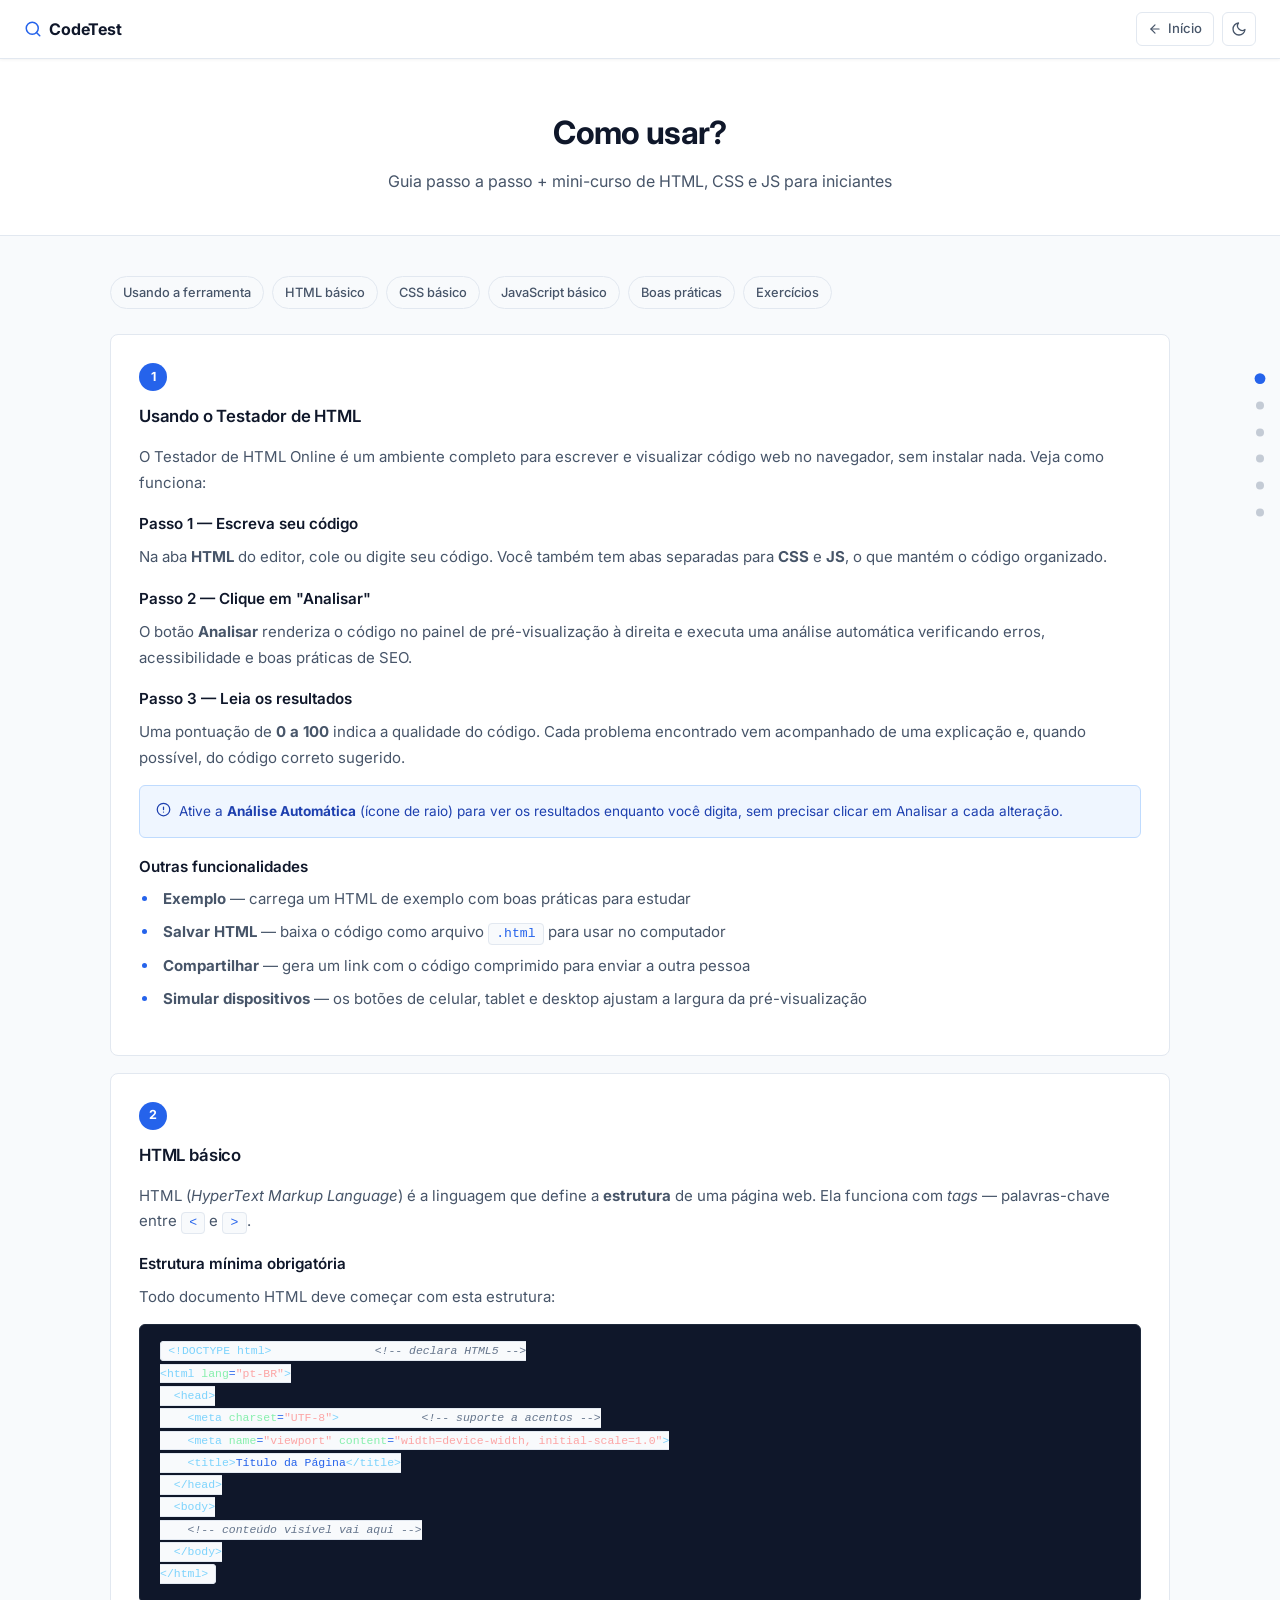
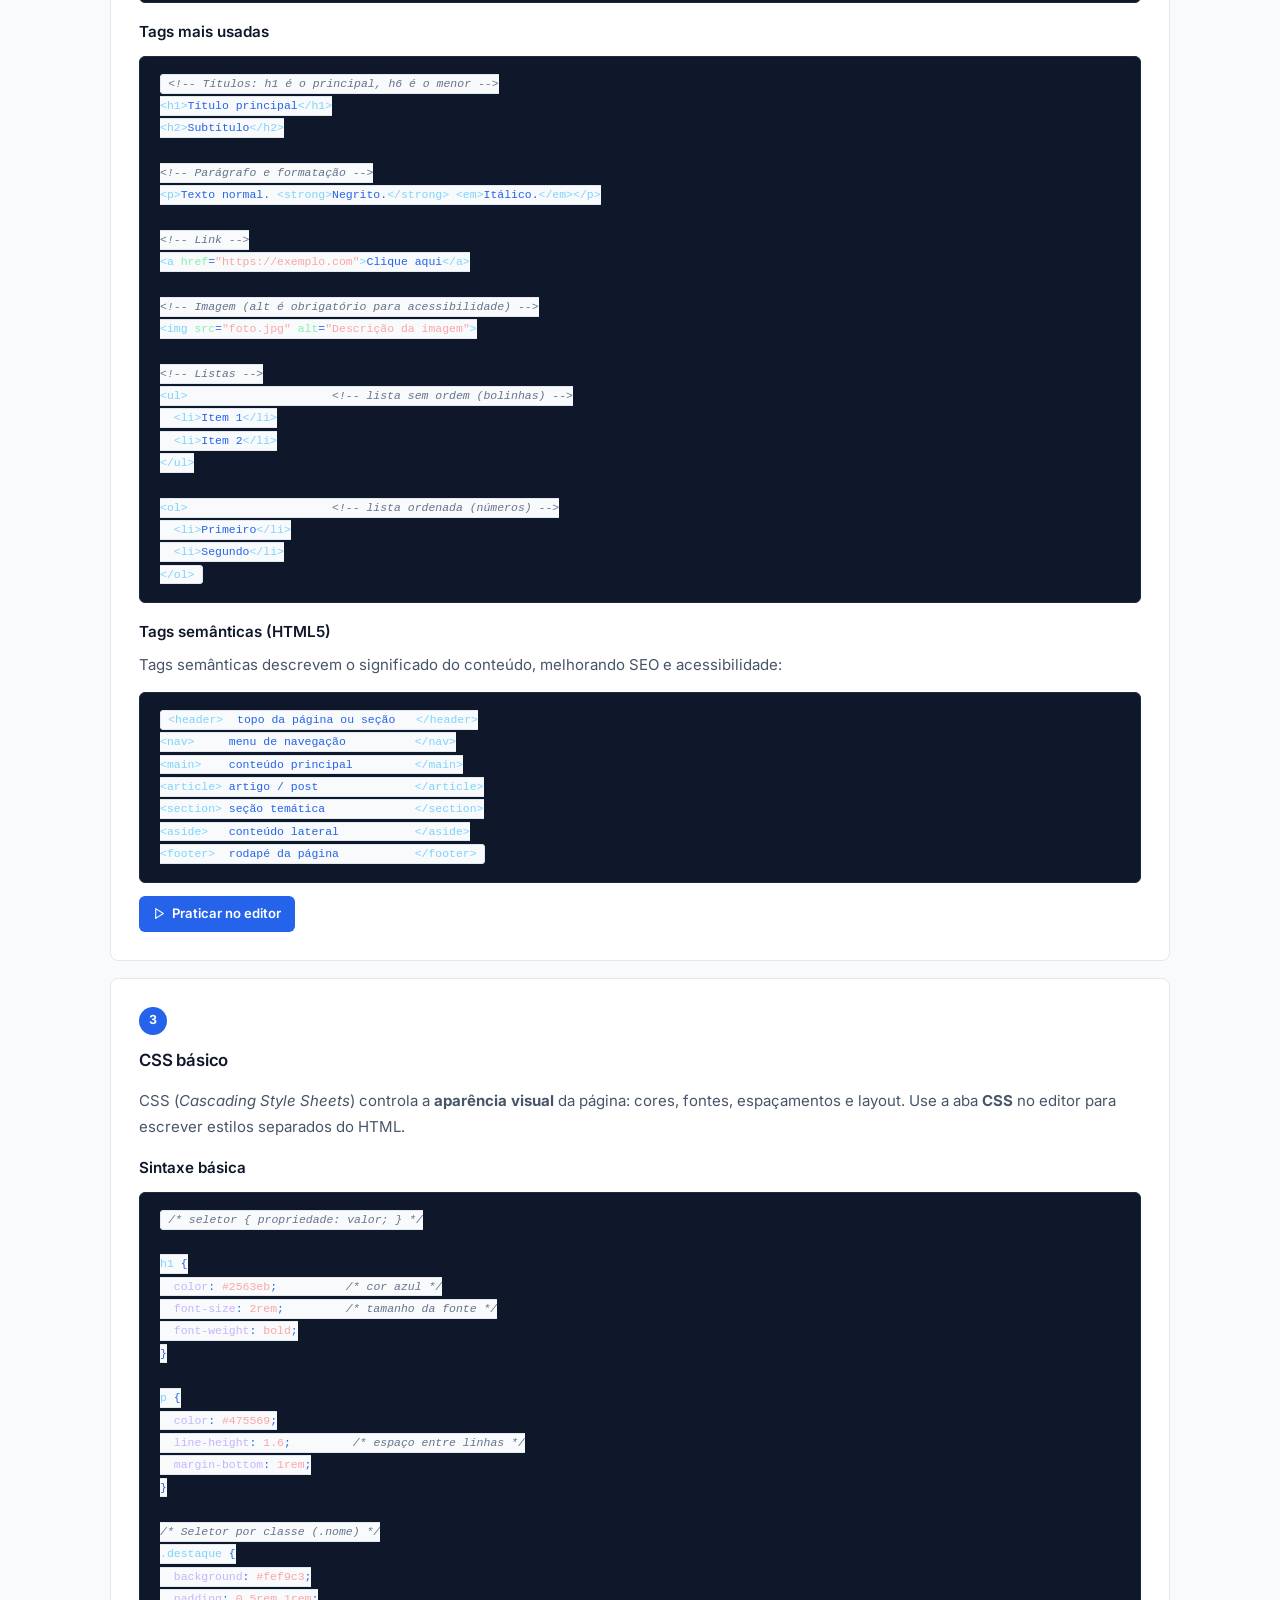
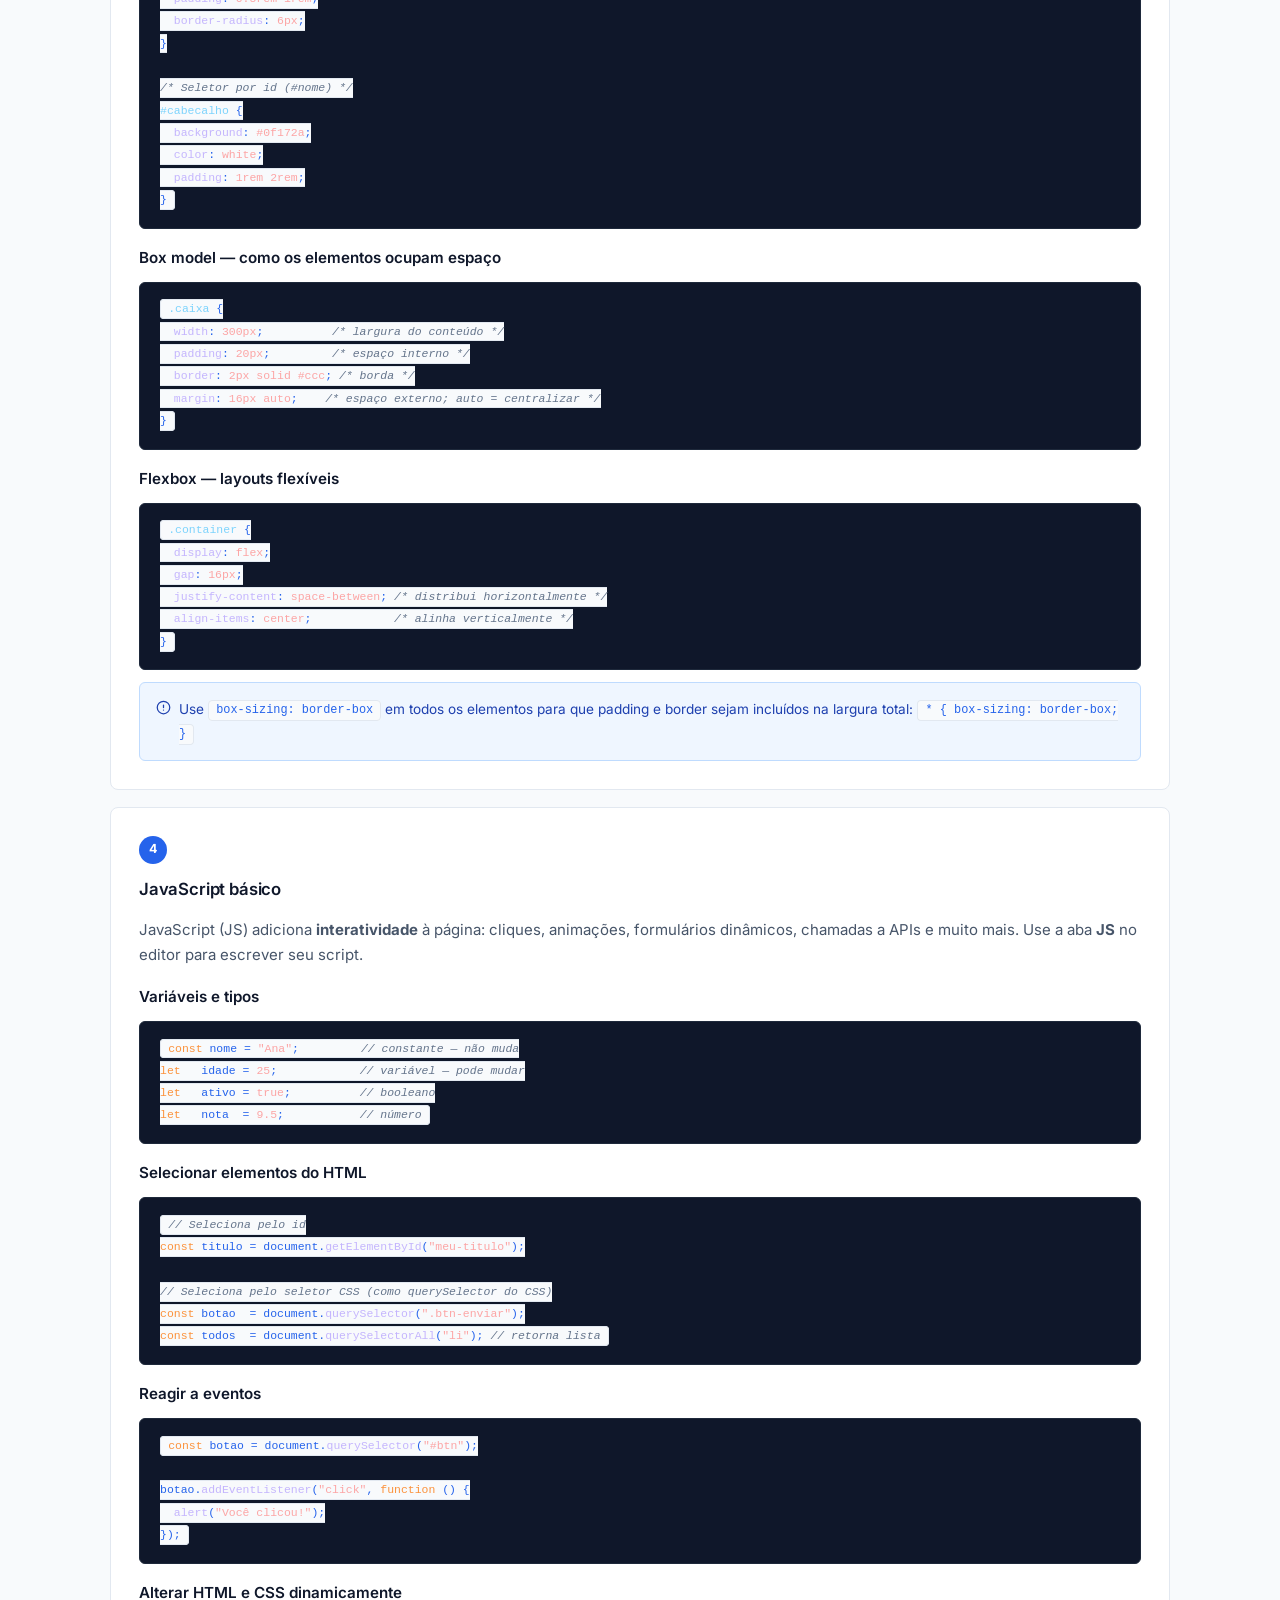
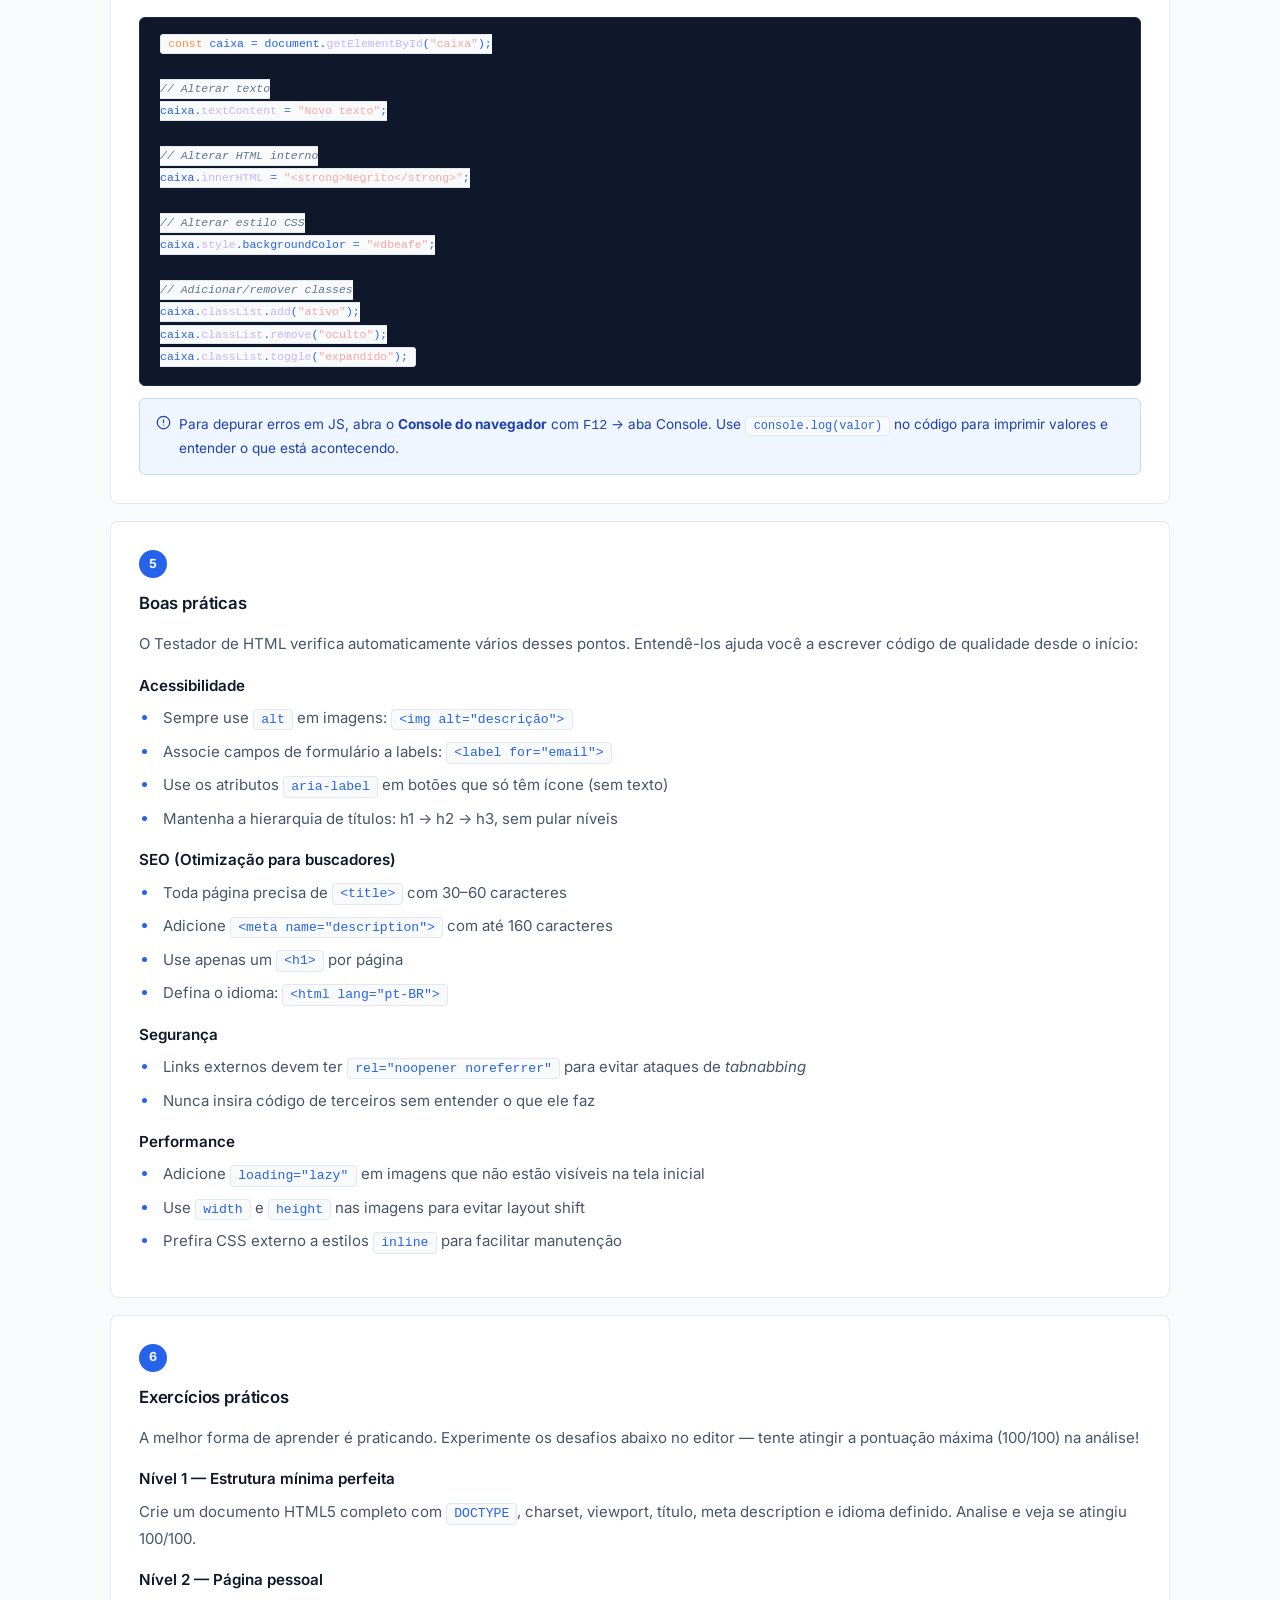
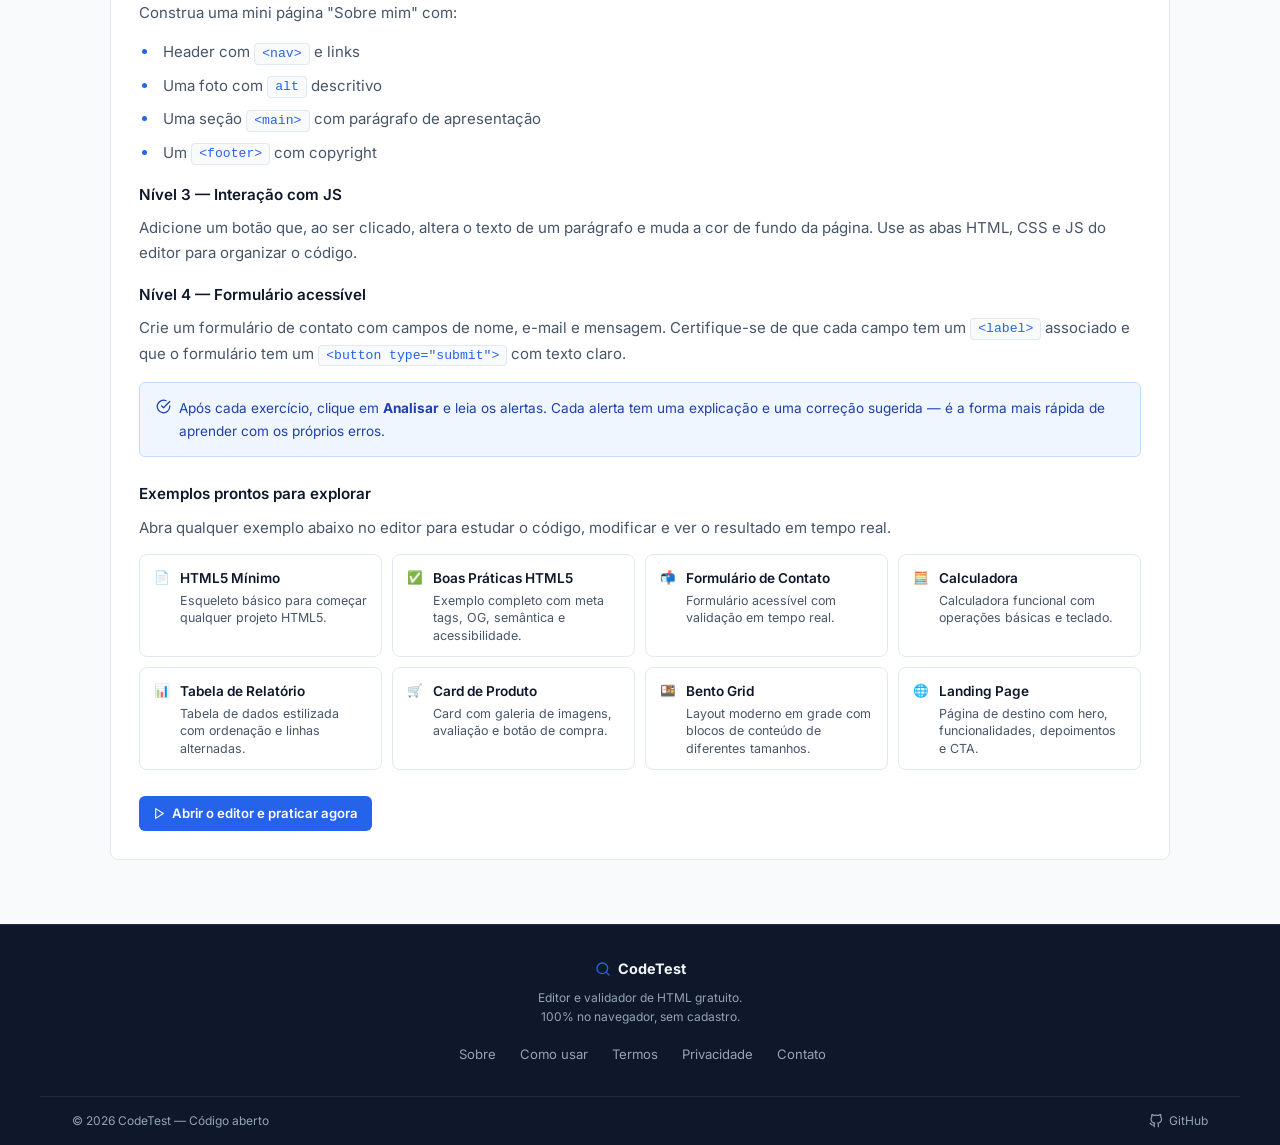
<file: como-usar.html>
<!DOCTYPE html>
<html lang="pt-BR">
<head>
    <!-- Dark mode FOUC fix -->
    <script>
        (function () {
            var s = localStorage.getItem('theme');
            var p = window.matchMedia && window.matchMedia('(prefers-color-scheme: dark)').matches;
            if (s === 'dark' || (!s && p)) document.documentElement.classList.add('dark');
        }());
    </script>

    <meta charset="UTF-8">
    <meta name="viewport" content="width=device-width, initial-scale=1.0">
    <meta name="color-scheme" content="light dark">

    <title>Como usar o Testador de HTML | Mini-curso HTML, CSS e JS</title>
    <meta name="description" content="Aprenda HTML, CSS e JavaScript do zero com este guia passo a passo. Descubra como usar o Testador de HTML Online para praticar e validar seu código.">
    <meta name="robots" content="index, follow">

    <link rel="canonical" href="https://joaoclaudiano.github.io/codetest/como-usar.html">
    <meta property="og:title" content="Como usar — Testador de HTML Online">
    <meta property="og:description" content="Guia passo a passo e mini-curso de HTML, CSS e JS para iniciantes.">
    <meta property="og:url" content="https://joaoclaudiano.github.io/codetest/como-usar.html">
    <meta property="og:image" content="https://joaoclaudiano.github.io/codetest/favicon.png">

    <link rel="icon" href="favicon.svg" type="image/svg+xml">
    <link rel="alternate icon" href="favicon.png">

    <!-- Google Analytics 4 -->
    <script async src="https://www.googletagmanager.com/gtag/js?id=G-RYCB08HG48"></script>
    <script>
        window.dataLayer = window.dataLayer || [];
        function gtag() { dataLayer.push(arguments); }
        gtag('js', new Date());
        gtag('config', 'G-RYCB08HG48', { transport_type: 'beacon' });
    </script>
    <meta name="google-site-verification" content="google8df277a1c3c466cf">

    <!-- Fonts -->
    <link rel="preconnect" href="https://fonts.googleapis.com">
    <link rel="preconnect" href="https://fonts.gstatic.com" crossorigin>
    <link rel="preload" href="https://fonts.googleapis.com/css2?family=Inter:wght@400;500;600;700&display=swap" as="style" onload="this.onload=null;this.rel='stylesheet'">
    <noscript><link rel="stylesheet" href="https://fonts.googleapis.com/css2?family=Inter:wght@400;500;600;700&display=swap"></noscript>

    <!-- Shared CSS -->
    <link rel="stylesheet" href="css/pages.css">

    <style>
        /* ── Extras para esta página ─────────────────────────────── */
        .step-number {
            display: inline-flex;
            align-items: center;
            justify-content: center;
            width: 28px;
            height: 28px;
            background: var(--primary);
            color: white;
            border-radius: 50%;
            font-size: 0.78rem;
            font-weight: 700;
            flex-shrink: 0;
            margin-bottom: 0.75rem;
        }

        .code-block {
            background: #0f172a;
            color: #e2e8f0;
            border-radius: 6px;
            padding: 1rem 1.25rem;
            font-family: 'Consolas', 'Monaco', 'Courier New', monospace;
            font-size: 0.82rem;
            line-height: 1.7;
            overflow-x: auto;
            margin: 0.75rem 0 0;
            border: 1px solid #1e293b;
        }
        html.dark .code-block,
        body.dark .code-block {
            background: #020617;
            border-color: #1e293b;
        }

        .code-block .tag  { color: #7dd3fc; }
        .code-block .attr { color: #86efac; }
        .code-block .val  { color: #fca5a5; }
        .code-block .com  { color: #64748b; font-style: italic; }
        .code-block .prop { color: #c4b5fd; }
        .code-block .kw   { color: #fb923c; }
        .code-block .str  { color: #fca5a5; }

        .tip-box {
            background: #eff6ff;
            border: 1px solid #bfdbfe;
            border-radius: 6px;
            padding: 0.9rem 1rem;
            margin-top: 0.75rem;
            font-size: 0.85rem;
            color: #1e40af;
            display: flex;
            gap: 8px;
            align-items: flex-start;
        }
        html.dark .tip-box,
        body.dark .tip-box {
            background: rgba(37,99,235,0.08);
            border-color: rgba(37,99,235,0.25);
            color: #93c5fd;
        }

        .tip-box svg { flex-shrink: 0; margin-top: 2px; }

        .lesson-nav {
            display: flex;
            gap: 8px;
            flex-wrap: wrap;
            margin-bottom: 1.5rem;
        }
        .lesson-nav a {
            font-size: 0.8rem;
            font-weight: 500;
            padding: 5px 12px;
            border: 1px solid var(--border);
            border-radius: 20px;
            color: var(--text-muted);
            text-decoration: none;
            transition: all 0.15s;
        }
        .lesson-nav a:hover {
            color: var(--primary);
            border-color: var(--primary);
            text-decoration: none;
        }

        .try-btn {
            display: inline-flex;
            align-items: center;
            gap: 6px;
            margin-top: 0.85rem;
            padding: 7px 14px;
            background: var(--primary);
            color: white;
            border-radius: 6px;
            font-size: 0.82rem;
            font-weight: 600;
            text-decoration: none;
            transition: background 0.15s;
        }
        .try-btn:hover { background: var(--primary-dark); color: white; text-decoration: none; }

        .boilerplate-list {
            display: grid;
            grid-template-columns: repeat(auto-fill, minmax(220px, 1fr));
            gap: 10px;
            margin: 0.75rem 0;
        }

        .boilerplate-item {
            display: flex;
            align-items: flex-start;
            gap: 10px;
            padding: 12px 14px;
            border: 1px solid var(--border);
            border-radius: 8px;
            text-decoration: none;
            color: var(--text);
            transition: border-color 0.15s, box-shadow 0.15s;
        }

        .boilerplate-item:hover {
            border-color: var(--primary);
            box-shadow: 0 2px 8px rgba(37,99,235,0.1);
            text-decoration: none;
            color: var(--text);
        }

        .boilerplate-emoji {
            font-size: 1.3rem;
            flex-shrink: 0;
            line-height: 1;
            margin-top: 2px;
        }

        .boilerplate-item div { display: flex; flex-direction: column; gap: 2px; }
        .boilerplate-item strong { font-size: 0.85rem; font-weight: 600; }
        .boilerplate-item span { font-size: 0.78rem; color: var(--text-muted); line-height: 1.4; }

    </style>
</head>
<body>

<header class="site-header">
    <a href="/codetest/" class="site-header-brand" aria-label="CodeTest — página inicial">
        <svg width="18" height="18" viewBox="0 0 24 24" fill="none" stroke="currentColor" stroke-width="2" stroke-linecap="round" stroke-linejoin="round" aria-hidden="true"><circle cx="11" cy="11" r="8"/><path d="m21 21-4.35-4.35"/></svg>
        CodeTest
    </a>
    <div class="site-header-right">
        <a href="/codetest/" class="btn-back" aria-label="Voltar à página inicial">
            <svg width="14" height="14" viewBox="0 0 24 24" fill="none" stroke="currentColor" stroke-width="2" stroke-linecap="round" stroke-linejoin="round" aria-hidden="true"><path d="M19 12H5"/><polyline points="12 19 5 12 12 5"/></svg>
            Início
        </a>
        <button id="darkToggle" class="btn-icon" aria-label="Ativar modo escuro" title="Alternar tema"></button>
    </div>
</header>

<div class="page-hero">
    <h1>Como usar?</h1>
    <p>Guia passo a passo + mini-curso de HTML, CSS e JS para iniciantes</p>
</div>

<div class="container">
    <main class="page-content" id="main">

        <!-- Navegação rápida -->
        <nav class="lesson-nav" aria-label="Navegação por lição">
            <a href="#usando-ferramenta">Usando a ferramenta</a>
            <a href="#html-basico">HTML básico</a>
            <a href="#css-basico">CSS básico</a>
            <a href="#js-basico">JavaScript básico</a>
            <a href="#boas-praticas">Boas práticas</a>
            <a href="#exercicios">Exercícios</a>
        </nav>

        <!-- ── SEÇÃO 1: Usando a ferramenta ─────────────────────── -->
        <section id="usando-ferramenta">
            <span class="step-number" aria-hidden="true">1</span>
            <h2>Usando o Testador de HTML</h2>
            <p>O Testador de HTML Online é um ambiente completo para escrever e visualizar código web no navegador, sem instalar nada. Veja como funciona:</p>

            <h3 style="font-size:0.95rem;font-weight:600;margin:1rem 0 0.5rem;color:var(--text)">Passo 1 — Escreva seu código</h3>
            <p>Na aba <strong>HTML</strong> do editor, cole ou digite seu código. Você também tem abas separadas para <strong>CSS</strong> e <strong>JS</strong>, o que mantém o código organizado.</p>

            <h3 style="font-size:0.95rem;font-weight:600;margin:1rem 0 0.5rem;color:var(--text)">Passo 2 — Clique em "Analisar"</h3>
            <p>O botão <strong>Analisar</strong> renderiza o código no painel de pré-visualização à direita e executa uma análise automática verificando erros, acessibilidade e boas práticas de SEO.</p>

            <h3 style="font-size:0.95rem;font-weight:600;margin:1rem 0 0.5rem;color:var(--text)">Passo 3 — Leia os resultados</h3>
            <p>Uma pontuação de <strong>0 a 100</strong> indica a qualidade do código. Cada problema encontrado vem acompanhado de uma explicação e, quando possível, do código correto sugerido.</p>

            <div class="tip-box">
                <svg width="15" height="15" viewBox="0 0 24 24" fill="none" stroke="currentColor" stroke-width="2" stroke-linecap="round" stroke-linejoin="round" aria-hidden="true"><circle cx="12" cy="12" r="10"/><line x1="12" y1="8" x2="12" y2="12"/><line x1="12" y1="16" x2="12.01" y2="16"/></svg>
                <span>Ative a <strong>Análise Automática</strong> (ícone de raio) para ver os resultados enquanto você digita, sem precisar clicar em Analisar a cada alteração.</span>
            </div>

            <h3 style="font-size:0.95rem;font-weight:600;margin:1rem 0 0.5rem;color:var(--text)">Outras funcionalidades</h3>
            <ul>
                <li><strong>Exemplo</strong> — carrega um HTML de exemplo com boas práticas para estudar</li>
                <li><strong>Salvar HTML</strong> — baixa o código como arquivo <code>.html</code> para usar no computador</li>
                <li><strong>Compartilhar</strong> — gera um link com o código comprimido para enviar a outra pessoa</li>
                <li><strong>Simular dispositivos</strong> — os botões de celular, tablet e desktop ajustam a largura da pré-visualização</li>
            </ul>
        </section>

        <!-- ── SEÇÃO 2: HTML básico ──────────────────────────────── -->
        <section id="html-basico">
            <span class="step-number" aria-hidden="true">2</span>
            <h2>HTML básico</h2>
            <p>HTML (<em>HyperText Markup Language</em>) é a linguagem que define a <strong>estrutura</strong> de uma página web. Ela funciona com <em>tags</em> — palavras-chave entre <code>&lt;</code> e <code>&gt;</code>.</p>

            <h3 style="font-size:0.95rem;font-weight:600;margin:1rem 0 0.5rem;color:var(--text)">Estrutura mínima obrigatória</h3>
            <p>Todo documento HTML deve começar com esta estrutura:</p>
            <pre class="code-block"><code><span class="tag">&lt;!DOCTYPE html&gt;</span>               <span class="com">&lt;!-- declara HTML5 --&gt;</span>
<span class="tag">&lt;html</span> <span class="attr">lang</span>=<span class="val">"pt-BR"</span><span class="tag">&gt;</span>
  <span class="tag">&lt;head&gt;</span>
    <span class="tag">&lt;meta</span> <span class="attr">charset</span>=<span class="val">"UTF-8"</span><span class="tag">&gt;</span>            <span class="com">&lt;!-- suporte a acentos --&gt;</span>
    <span class="tag">&lt;meta</span> <span class="attr">name</span>=<span class="val">"viewport"</span> <span class="attr">content</span>=<span class="val">"width=device-width, initial-scale=1.0"</span><span class="tag">&gt;</span>
    <span class="tag">&lt;title&gt;</span>Título da Página<span class="tag">&lt;/title&gt;</span>
  <span class="tag">&lt;/head&gt;</span>
  <span class="tag">&lt;body&gt;</span>
    <span class="com">&lt;!-- conteúdo visível vai aqui --&gt;</span>
  <span class="tag">&lt;/body&gt;</span>
<span class="tag">&lt;/html&gt;</span></code></pre>

            <h3 style="font-size:0.95rem;font-weight:600;margin:1rem 0 0.5rem;color:var(--text)">Tags mais usadas</h3>
            <pre class="code-block"><code><span class="com">&lt;!-- Títulos: h1 é o principal, h6 é o menor --&gt;</span>
<span class="tag">&lt;h1&gt;</span>Título principal<span class="tag">&lt;/h1&gt;</span>
<span class="tag">&lt;h2&gt;</span>Subtítulo<span class="tag">&lt;/h2&gt;</span>

<span class="com">&lt;!-- Parágrafo e formatação --&gt;</span>
<span class="tag">&lt;p&gt;</span>Texto normal. <span class="tag">&lt;strong&gt;</span>Negrito.<span class="tag">&lt;/strong&gt;</span> <span class="tag">&lt;em&gt;</span>Itálico.<span class="tag">&lt;/em&gt;</span><span class="tag">&lt;/p&gt;</span>

<span class="com">&lt;!-- Link --&gt;</span>
<span class="tag">&lt;a</span> <span class="attr">href</span>=<span class="val">"https://exemplo.com"</span><span class="tag">&gt;</span>Clique aqui<span class="tag">&lt;/a&gt;</span>

<span class="com">&lt;!-- Imagem (alt é obrigatório para acessibilidade) --&gt;</span>
<span class="tag">&lt;img</span> <span class="attr">src</span>=<span class="val">"foto.jpg"</span> <span class="attr">alt</span>=<span class="val">"Descrição da imagem"</span><span class="tag">&gt;</span>

<span class="com">&lt;!-- Listas --&gt;</span>
<span class="tag">&lt;ul&gt;</span>                     <span class="com">&lt;!-- lista sem ordem (bolinhas) --&gt;</span>
  <span class="tag">&lt;li&gt;</span>Item 1<span class="tag">&lt;/li&gt;</span>
  <span class="tag">&lt;li&gt;</span>Item 2<span class="tag">&lt;/li&gt;</span>
<span class="tag">&lt;/ul&gt;</span>

<span class="tag">&lt;ol&gt;</span>                     <span class="com">&lt;!-- lista ordenada (números) --&gt;</span>
  <span class="tag">&lt;li&gt;</span>Primeiro<span class="tag">&lt;/li&gt;</span>
  <span class="tag">&lt;li&gt;</span>Segundo<span class="tag">&lt;/li&gt;</span>
<span class="tag">&lt;/ol&gt;</span></code></pre>

            <h3 style="font-size:0.95rem;font-weight:600;margin:1rem 0 0.5rem;color:var(--text)">Tags semânticas (HTML5)</h3>
            <p>Tags semânticas descrevem o significado do conteúdo, melhorando SEO e acessibilidade:</p>
            <pre class="code-block"><code><span class="tag">&lt;header&gt;</span>  topo da página ou seção   <span class="tag">&lt;/header&gt;</span>
<span class="tag">&lt;nav&gt;</span>     menu de navegação          <span class="tag">&lt;/nav&gt;</span>
<span class="tag">&lt;main&gt;</span>    conteúdo principal         <span class="tag">&lt;/main&gt;</span>
<span class="tag">&lt;article&gt;</span> artigo / post              <span class="tag">&lt;/article&gt;</span>
<span class="tag">&lt;section&gt;</span> seção temática             <span class="tag">&lt;/section&gt;</span>
<span class="tag">&lt;aside&gt;</span>   conteúdo lateral           <span class="tag">&lt;/aside&gt;</span>
<span class="tag">&lt;footer&gt;</span>  rodapé da página           <span class="tag">&lt;/footer&gt;</span></code></pre>

            <a href="/codetest/" class="try-btn" target="_blank" rel="noopener">
                <svg width="13" height="13" viewBox="0 0 24 24" fill="none" stroke="currentColor" stroke-width="2" stroke-linecap="round" stroke-linejoin="round" aria-hidden="true"><polygon points="5 3 19 12 5 21 5 3"/></svg>
                Praticar no editor
            </a>
        </section>

        <!-- ── SEÇÃO 3: CSS básico ───────────────────────────────── -->
        <section id="css-basico">
            <span class="step-number" aria-hidden="true">3</span>
            <h2>CSS básico</h2>
            <p>CSS (<em>Cascading Style Sheets</em>) controla a <strong>aparência visual</strong> da página: cores, fontes, espaçamentos e layout. Use a aba <strong>CSS</strong> no editor para escrever estilos separados do HTML.</p>

            <h3 style="font-size:0.95rem;font-weight:600;margin:1rem 0 0.5rem;color:var(--text)">Sintaxe básica</h3>
            <pre class="code-block"><code><span class="com">/* seletor { propriedade: valor; } */</span>

<span class="tag">h1</span> {
  <span class="prop">color</span>: <span class="val">#2563eb</span>;          <span class="com">/* cor azul */</span>
  <span class="prop">font-size</span>: <span class="val">2rem</span>;         <span class="com">/* tamanho da fonte */</span>
  <span class="prop">font-weight</span>: <span class="val">bold</span>;
}

<span class="tag">p</span> {
  <span class="prop">color</span>: <span class="val">#475569</span>;
  <span class="prop">line-height</span>: <span class="val">1.6</span>;         <span class="com">/* espaço entre linhas */</span>
  <span class="prop">margin-bottom</span>: <span class="val">1rem</span>;
}

<span class="com">/* Seletor por classe (.nome) */</span>
<span class="tag">.destaque</span> {
  <span class="prop">background</span>: <span class="val">#fef9c3</span>;
  <span class="prop">padding</span>: <span class="val">0.5rem 1rem</span>;
  <span class="prop">border-radius</span>: <span class="val">6px</span>;
}

<span class="com">/* Seletor por id (#nome) */</span>
<span class="tag">#cabecalho</span> {
  <span class="prop">background</span>: <span class="val">#0f172a</span>;
  <span class="prop">color</span>: <span class="val">white</span>;
  <span class="prop">padding</span>: <span class="val">1rem 2rem</span>;
}</code></pre>

            <h3 style="font-size:0.95rem;font-weight:600;margin:1rem 0 0.5rem;color:var(--text)">Box model — como os elementos ocupam espaço</h3>
            <pre class="code-block"><code><span class="tag">.caixa</span> {
  <span class="prop">width</span>: <span class="val">300px</span>;          <span class="com">/* largura do conteúdo */</span>
  <span class="prop">padding</span>: <span class="val">20px</span>;         <span class="com">/* espaço interno */</span>
  <span class="prop">border</span>: <span class="val">2px solid #ccc</span>; <span class="com">/* borda */</span>
  <span class="prop">margin</span>: <span class="val">16px auto</span>;    <span class="com">/* espaço externo; auto = centralizar */</span>
}</code></pre>

            <h3 style="font-size:0.95rem;font-weight:600;margin:1rem 0 0.5rem;color:var(--text)">Flexbox — layouts flexíveis</h3>
            <pre class="code-block"><code><span class="tag">.container</span> {
  <span class="prop">display</span>: <span class="val">flex</span>;
  <span class="prop">gap</span>: <span class="val">16px</span>;
  <span class="prop">justify-content</span>: <span class="val">space-between</span>; <span class="com">/* distribui horizontalmente */</span>
  <span class="prop">align-items</span>: <span class="val">center</span>;            <span class="com">/* alinha verticalmente */</span>
}</code></pre>

            <div class="tip-box">
                <svg width="15" height="15" viewBox="0 0 24 24" fill="none" stroke="currentColor" stroke-width="2" stroke-linecap="round" stroke-linejoin="round" aria-hidden="true"><circle cx="12" cy="12" r="10"/><line x1="12" y1="8" x2="12" y2="12"/><line x1="12" y1="16" x2="12.01" y2="16"/></svg>
                <span>Use <code>box-sizing: border-box</code> em todos os elementos para que padding e border sejam incluídos na largura total: <code>* { box-sizing: border-box; }</code></span>
            </div>
        </section>

        <!-- ── SEÇÃO 4: JavaScript básico ───────────────────────── -->
        <section id="js-basico">
            <span class="step-number" aria-hidden="true">4</span>
            <h2>JavaScript básico</h2>
            <p>JavaScript (JS) adiciona <strong>interatividade</strong> à página: cliques, animações, formulários dinâmicos, chamadas a APIs e muito mais. Use a aba <strong>JS</strong> no editor para escrever seu script.</p>

            <h3 style="font-size:0.95rem;font-weight:600;margin:1rem 0 0.5rem;color:var(--text)">Variáveis e tipos</h3>
            <pre class="code-block"><code><span class="kw">const</span> nome = <span class="str">"Ana"</span>;         <span class="com">// constante — não muda</span>
<span class="kw">let</span>   idade = <span class="val">25</span>;            <span class="com">// variável — pode mudar</span>
<span class="kw">let</span>   ativo = <span class="val">true</span>;          <span class="com">// booleano</span>
<span class="kw">let</span>   nota  = <span class="val">9.5</span>;           <span class="com">// número</span></code></pre>

            <h3 style="font-size:0.95rem;font-weight:600;margin:1rem 0 0.5rem;color:var(--text)">Selecionar elementos do HTML</h3>
            <pre class="code-block"><code><span class="com">// Seleciona pelo id</span>
<span class="kw">const</span> titulo = document.<span class="prop">getElementById</span>(<span class="str">"meu-titulo"</span>);

<span class="com">// Seleciona pelo seletor CSS (como querySelector do CSS)</span>
<span class="kw">const</span> botao  = document.<span class="prop">querySelector</span>(<span class="str">".btn-enviar"</span>);
<span class="kw">const</span> todos  = document.<span class="prop">querySelectorAll</span>(<span class="str">"li"</span>); <span class="com">// retorna lista</span></code></pre>

            <h3 style="font-size:0.95rem;font-weight:600;margin:1rem 0 0.5rem;color:var(--text)">Reagir a eventos</h3>
            <pre class="code-block"><code><span class="kw">const</span> botao = document.<span class="prop">querySelector</span>(<span class="str">"#btn"</span>);

botao.<span class="prop">addEventListener</span>(<span class="str">"click"</span>, <span class="kw">function</span> () {
  <span class="prop">alert</span>(<span class="str">"Você clicou!"</span>);
});</code></pre>

            <h3 style="font-size:0.95rem;font-weight:600;margin:1rem 0 0.5rem;color:var(--text)">Alterar HTML e CSS dinamicamente</h3>
            <pre class="code-block"><code><span class="kw">const</span> caixa = document.<span class="prop">getElementById</span>(<span class="str">"caixa"</span>);

<span class="com">// Alterar texto</span>
caixa.<span class="prop">textContent</span> = <span class="str">"Novo texto"</span>;

<span class="com">// Alterar HTML interno</span>
caixa.<span class="prop">innerHTML</span> = <span class="str">"&lt;strong&gt;Negrito&lt;/strong&gt;"</span>;

<span class="com">// Alterar estilo CSS</span>
caixa.<span class="prop">style</span>.backgroundColor = <span class="str">"#dbeafe"</span>;

<span class="com">// Adicionar/remover classes</span>
caixa.<span class="prop">classList</span>.<span class="prop">add</span>(<span class="str">"ativo"</span>);
caixa.<span class="prop">classList</span>.<span class="prop">remove</span>(<span class="str">"oculto"</span>);
caixa.<span class="prop">classList</span>.<span class="prop">toggle</span>(<span class="str">"expandido"</span>);</code></pre>

            <div class="tip-box">
                <svg width="15" height="15" viewBox="0 0 24 24" fill="none" stroke="currentColor" stroke-width="2" stroke-linecap="round" stroke-linejoin="round" aria-hidden="true"><circle cx="12" cy="12" r="10"/><line x1="12" y1="8" x2="12" y2="12"/><line x1="12" y1="16" x2="12.01" y2="16"/></svg>
                <span>Para depurar erros em JS, abra o <strong>Console do navegador</strong> com <kbd>F12</kbd> → aba Console. Use <code>console.log(valor)</code> no código para imprimir valores e entender o que está acontecendo.</span>
            </div>
        </section>

        <!-- ── SEÇÃO 5: Boas práticas ────────────────────────────── -->
        <section id="boas-praticas">
            <span class="step-number" aria-hidden="true">5</span>
            <h2>Boas práticas</h2>
            <p>O Testador de HTML verifica automaticamente vários desses pontos. Entendê-los ajuda você a escrever código de qualidade desde o início:</p>

            <h3 style="font-size:0.95rem;font-weight:600;margin:1rem 0 0.5rem;color:var(--text)">Acessibilidade</h3>
            <ul>
                <li>Sempre use <code>alt</code> em imagens: <code>&lt;img alt="descrição"&gt;</code></li>
                <li>Associe campos de formulário a labels: <code>&lt;label for="email"&gt;</code></li>
                <li>Use os atributos <code>aria-label</code> em botões que só têm ícone (sem texto)</li>
                <li>Mantenha a hierarquia de títulos: h1 → h2 → h3, sem pular níveis</li>
            </ul>

            <h3 style="font-size:0.95rem;font-weight:600;margin:1rem 0 0.5rem;color:var(--text)">SEO (Otimização para buscadores)</h3>
            <ul>
                <li>Toda página precisa de <code>&lt;title&gt;</code> com 30–60 caracteres</li>
                <li>Adicione <code>&lt;meta name="description"&gt;</code> com até 160 caracteres</li>
                <li>Use apenas um <code>&lt;h1&gt;</code> por página</li>
                <li>Defina o idioma: <code>&lt;html lang="pt-BR"&gt;</code></li>
            </ul>

            <h3 style="font-size:0.95rem;font-weight:600;margin:1rem 0 0.5rem;color:var(--text)">Segurança</h3>
            <ul>
                <li>Links externos devem ter <code>rel="noopener noreferrer"</code> para evitar ataques de <em>tabnabbing</em></li>
                <li>Nunca insira código de terceiros sem entender o que ele faz</li>
            </ul>

            <h3 style="font-size:0.95rem;font-weight:600;margin:1rem 0 0.5rem;color:var(--text)">Performance</h3>
            <ul>
                <li>Adicione <code>loading="lazy"</code> em imagens que não estão visíveis na tela inicial</li>
                <li>Use <code>width</code> e <code>height</code> nas imagens para evitar layout shift</li>
                <li>Prefira CSS externo a estilos <code>inline</code> para facilitar manutenção</li>
            </ul>
        </section>

        <!-- ── SEÇÃO 6: Exercícios ───────────────────────────────── -->
        <section id="exercicios">
            <span class="step-number" aria-hidden="true">6</span>
            <h2>Exercícios práticos</h2>
            <p>A melhor forma de aprender é praticando. Experimente os desafios abaixo no editor — tente atingir a pontuação máxima (100/100) na análise!</p>

            <h3 style="font-size:0.95rem;font-weight:600;margin:1rem 0 0.5rem;color:var(--text)">Nível 1 — Estrutura mínima perfeita</h3>
            <p>Crie um documento HTML5 completo com <code>DOCTYPE</code>, charset, viewport, título, meta description e idioma definido. Analise e veja se atingiu 100/100.</p>

            <h3 style="font-size:0.95rem;font-weight:600;margin:1rem 0 0.5rem;color:var(--text)">Nível 2 — Página pessoal</h3>
            <p>Construa uma mini página "Sobre mim" com:</p>
            <ul>
                <li>Header com <code>&lt;nav&gt;</code> e links</li>
                <li>Uma foto com <code>alt</code> descritivo</li>
                <li>Uma seção <code>&lt;main&gt;</code> com parágrafo de apresentação</li>
                <li>Um <code>&lt;footer&gt;</code> com copyright</li>
            </ul>

            <h3 style="font-size:0.95rem;font-weight:600;margin:1rem 0 0.5rem;color:var(--text)">Nível 3 — Interação com JS</h3>
            <p>Adicione um botão que, ao ser clicado, altera o texto de um parágrafo e muda a cor de fundo da página. Use as abas HTML, CSS e JS do editor para organizar o código.</p>

            <h3 style="font-size:0.95rem;font-weight:600;margin:1rem 0 0.5rem;color:var(--text)">Nível 4 — Formulário acessível</h3>
            <p>Crie um formulário de contato com campos de nome, e-mail e mensagem. Certifique-se de que cada campo tem um <code>&lt;label&gt;</code> associado e que o formulário tem um <code>&lt;button type="submit"&gt;</code> com texto claro.</p>

            <div class="tip-box">
                <svg width="15" height="15" viewBox="0 0 24 24" fill="none" stroke="currentColor" stroke-width="2" stroke-linecap="round" stroke-linejoin="round" aria-hidden="true"><path d="M22 11.08V12a10 10 0 1 1-5.93-9.14"/><polyline points="22 4 12 14.01 9 11.01"/></svg>
                <span>Após cada exercício, clique em <strong>Analisar</strong> e leia os alertas. Cada alerta tem uma explicação e uma correção sugerida — é a forma mais rápida de aprender com os próprios erros.</span>
            </div>

            <h3 style="font-size:0.95rem;font-weight:600;margin:1.5rem 0 0.5rem;color:var(--text)">Exemplos prontos para explorar</h3>
            <p>Abra qualquer exemplo abaixo no editor para estudar o código, modificar e ver o resultado em tempo real.</p>

            <div class="boilerplate-list">
                <a href="/codetest/?template=html5-minimal" class="boilerplate-item">
                    <span class="boilerplate-emoji" aria-hidden="true">📄</span>
                    <div>
                        <strong>HTML5 Mínimo</strong>
                        <span>Esqueleto básico para começar qualquer projeto HTML5.</span>
                    </div>
                </a>
                <a href="/codetest/?template=html5-best-practices" class="boilerplate-item">
                    <span class="boilerplate-emoji" aria-hidden="true">✅</span>
                    <div>
                        <strong>Boas Práticas HTML5</strong>
                        <span>Exemplo completo com meta tags, OG, semântica e acessibilidade.</span>
                    </div>
                </a>
                <a href="/codetest/?template=contact-form" class="boilerplate-item">
                    <span class="boilerplate-emoji" aria-hidden="true">📬</span>
                    <div>
                        <strong>Formulário de Contato</strong>
                        <span>Formulário acessível com validação em tempo real.</span>
                    </div>
                </a>
                <a href="/codetest/?template=calculator" class="boilerplate-item">
                    <span class="boilerplate-emoji" aria-hidden="true">🧮</span>
                    <div>
                        <strong>Calculadora</strong>
                        <span>Calculadora funcional com operações básicas e teclado.</span>
                    </div>
                </a>
                <a href="/codetest/?template=report-table" class="boilerplate-item">
                    <span class="boilerplate-emoji" aria-hidden="true">📊</span>
                    <div>
                        <strong>Tabela de Relatório</strong>
                        <span>Tabela de dados estilizada com ordenação e linhas alternadas.</span>
                    </div>
                </a>
                <a href="/codetest/?template=product-card" class="boilerplate-item">
                    <span class="boilerplate-emoji" aria-hidden="true">🛒</span>
                    <div>
                        <strong>Card de Produto</strong>
                        <span>Card com galeria de imagens, avaliação e botão de compra.</span>
                    </div>
                </a>
                <a href="/codetest/?template=bento-grid" class="boilerplate-item">
                    <span class="boilerplate-emoji" aria-hidden="true">🍱</span>
                    <div>
                        <strong>Bento Grid</strong>
                        <span>Layout moderno em grade com blocos de conteúdo de diferentes tamanhos.</span>
                    </div>
                </a>
                <a href="/codetest/?template=landing-page" class="boilerplate-item">
                    <span class="boilerplate-emoji" aria-hidden="true">🌐</span>
                    <div>
                        <strong>Landing Page</strong>
                        <span>Página de destino com hero, funcionalidades, depoimentos e CTA.</span>
                    </div>
                </a>
            </div>

            <a href="/codetest/" class="try-btn">
                <svg width="13" height="13" viewBox="0 0 24 24" fill="none" stroke="currentColor" stroke-width="2" stroke-linecap="round" stroke-linejoin="round" aria-hidden="true"><polygon points="5 3 19 12 5 21 5 3"/></svg>
                Abrir o editor e praticar agora
            </a>
        </section>

    </main>
</div>

<footer class="page-footer">
    <div class="page-footer-inner">
        <div class="page-footer-brand">
            <a href="/codetest/" class="page-footer-logo">
                <svg width="16" height="16" viewBox="0 0 24 24" fill="none" stroke="currentColor" stroke-width="2" stroke-linecap="round" stroke-linejoin="round" aria-hidden="true"><circle cx="11" cy="11" r="8"/><path d="m21 21-4.35-4.35"/></svg>
                CodeTest
            </a>
            <p class="page-footer-tagline">Editor e validador de HTML gratuito.<br>100% no navegador, sem cadastro.</p>
        </div>
        <nav aria-label="Links do rodapé">
            <ul class="page-footer-links">
                <li><a href="sobre.html">Sobre</a></li>
                <li><a href="como-usar.html">Como usar</a></li>
                <li><a href="termos.html">Termos</a></li>
                <li><a href="privacidade.html">Privacidade</a></li>
                <li><a href="contato.html">Contato</a></li>
            </ul>
        </nav>
    </div>
    <div class="page-footer-bottom">
        <span class="page-footer-copy">© <span id="footer-year">2026</span> CodeTest — Código aberto</span>
        <a href="https://github.com/JoaoClaudiano/codetest" target="_blank" rel="noopener noreferrer" class="page-footer-github" aria-label="Repositório no GitHub">
            <svg width="14" height="14" viewBox="0 0 24 24" fill="none" stroke="currentColor" stroke-width="2" stroke-linecap="round" stroke-linejoin="round" aria-hidden="true"><path d="M9 19c-5 1.5-5-2.5-7-3m14 6v-3.87a3.37 3.37 0 0 0-.94-2.61c3.14-.35 6.44-1.54 6.44-7A5.44 5.44 0 0 0 20 4.77 5.07 5.07 0 0 0 19.91 1S18.73.65 16 2.48a13.38 13.38 0 0 0-7 0C6.27.65 5.09 1 5.09 1A5.07 5.07 0 0 0 5 4.77a5.44 5.44 0 0 0-1.5 3.78c0 5.42 3.3 6.61 6.44 7A3.37 3.37 0 0 0 9 18.13V22"/></svg>
            GitHub
        </a>
    </div>
</footer>

<button id="topBtn" aria-label="Voltar ao topo" title="Voltar ao topo">
    <svg width="16" height="16" viewBox="0 0 24 24" fill="none" stroke="currentColor" stroke-width="2" stroke-linecap="round" stroke-linejoin="round" aria-hidden="true"><line x1="12" y1="19" x2="12" y2="5"/><polyline points="5 12 12 5 19 12"/></svg>
</button>

<script defer src="js/common.js"></script>
</body>
</html>
</file>
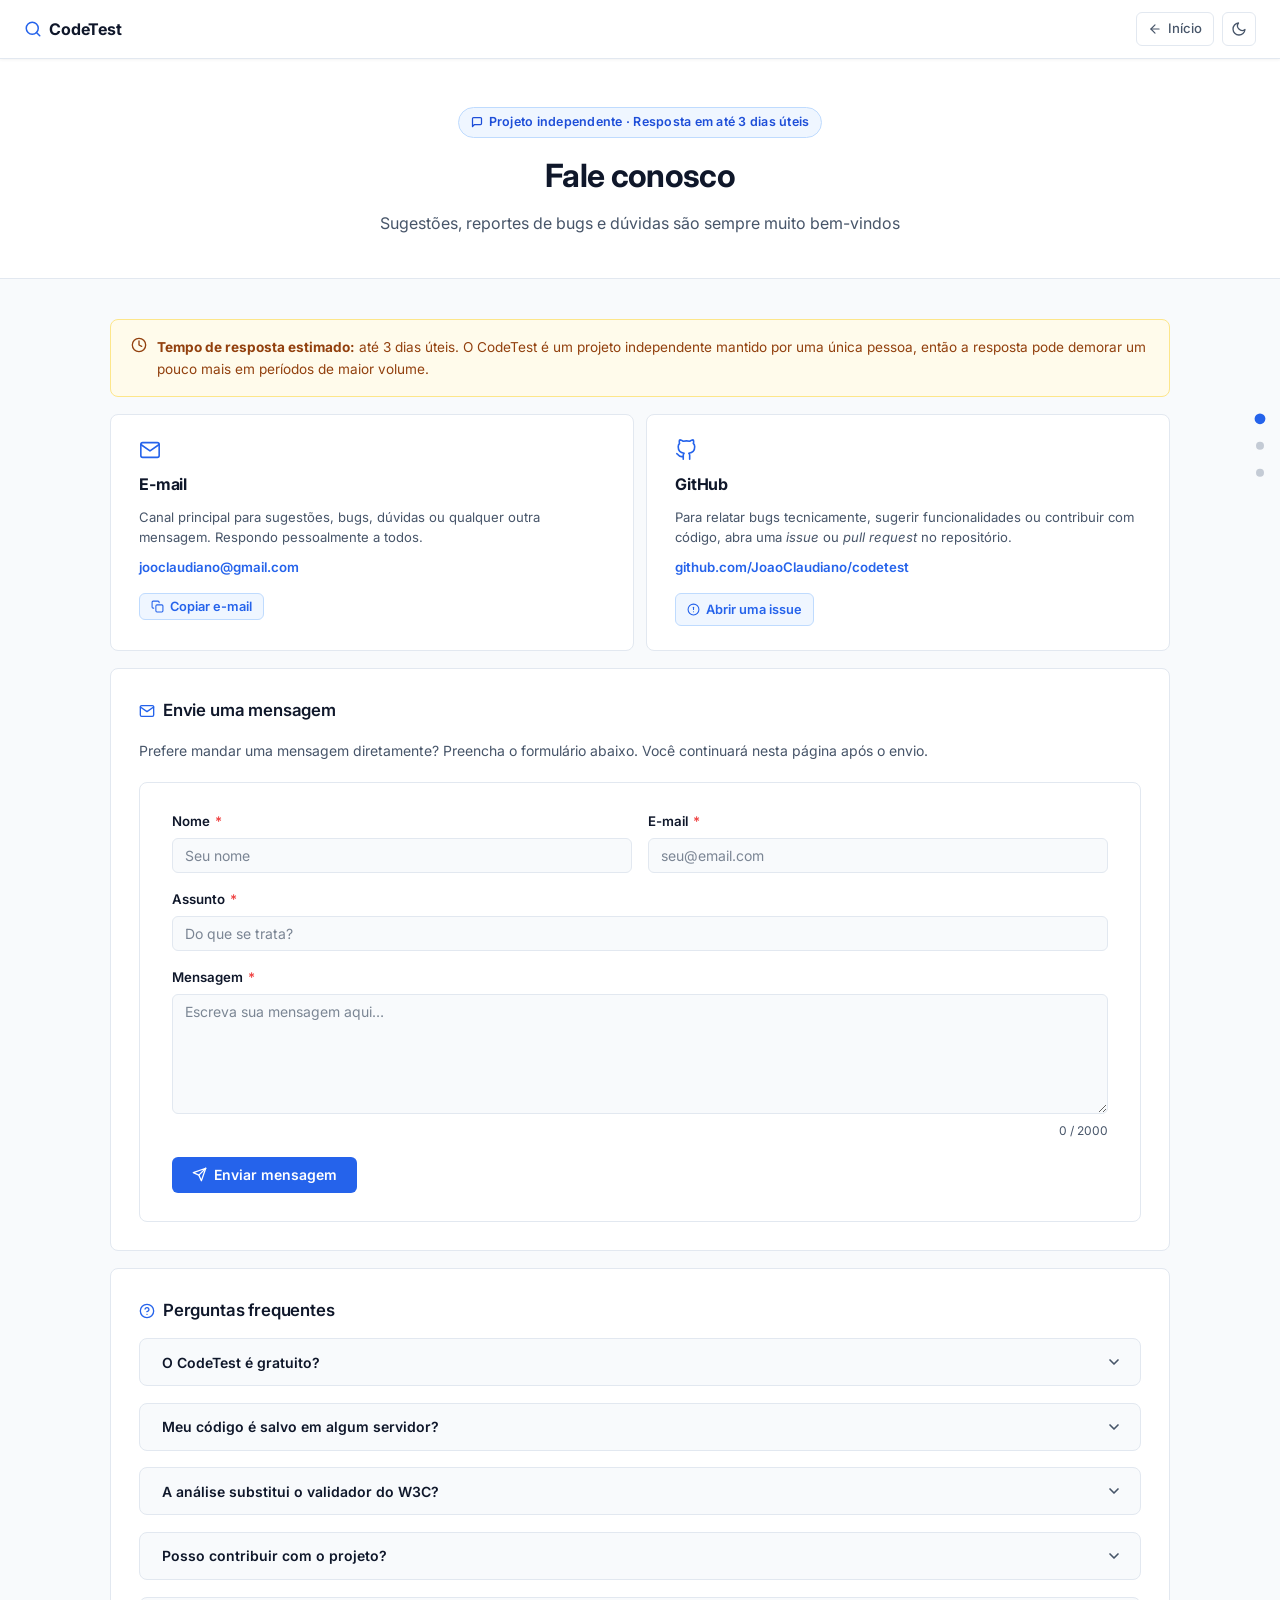
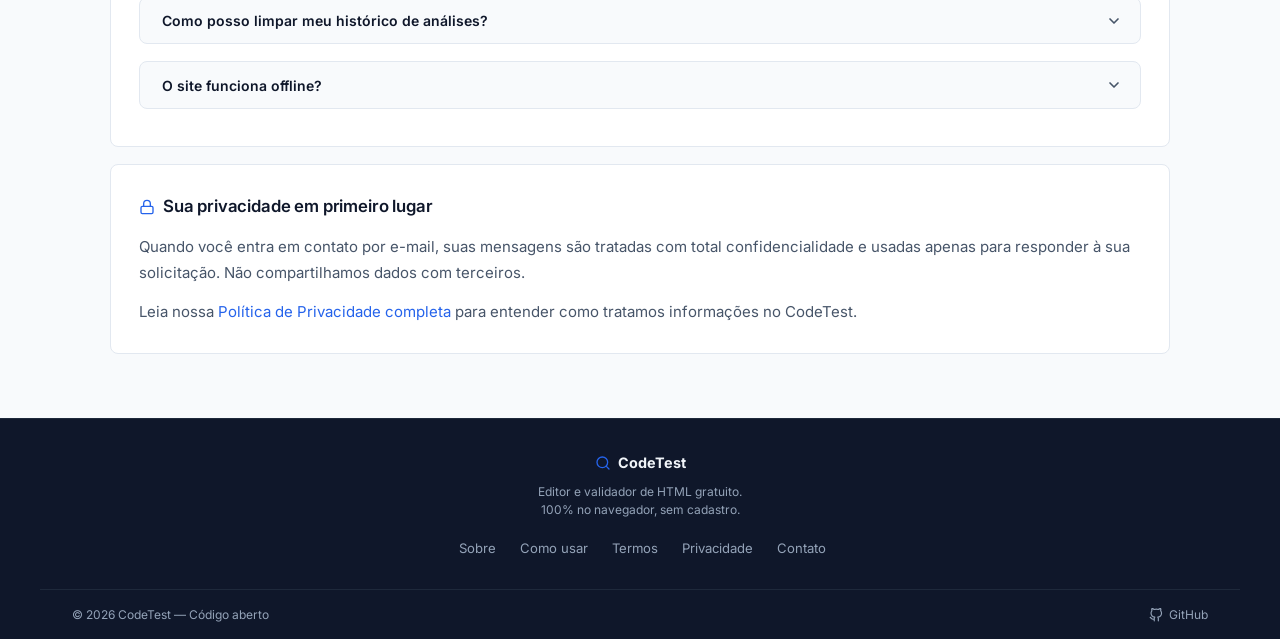
<file: contato.html>
<!DOCTYPE html>
<html lang="pt-BR">
<head>
    <!-- Dark mode FOUC fix -->
    <script>
        (function () {
            var s = localStorage.getItem('theme');
            var p = window.matchMedia && window.matchMedia('(prefers-color-scheme: dark)').matches;
            if (s === 'dark' || (!s && p)) document.documentElement.classList.add('dark');
        }());
    </script>

    <meta charset="UTF-8">
    <meta name="viewport" content="width=device-width, initial-scale=1.0">
    <meta name="color-scheme" content="light dark">

    <title>Contato | CodeTest</title>
    <meta name="description" content="Entre em contato com a equipe do CodeTest. Reporte bugs, envie sugestões ou tire dúvidas sobre o editor e validador de HTML online.">
    <meta name="robots" content="index, follow">

    <link rel="canonical" href="https://joaoclaudiano.github.io/codetest/contato.html">
    <meta property="og:title" content="Contato — CodeTest">
    <meta property="og:description" content="Entre em contato com o CodeTest. Sugestões, bugs e dúvidas são sempre bem-vindos.">
    <meta property="og:url" content="https://joaoclaudiano.github.io/codetest/contato.html">
    <meta property="og:image" content="https://joaoclaudiano.github.io/codetest/favicon.png">
    <meta property="og:type" content="website">

    <link rel="icon" href="favicon.svg" type="image/svg+xml">
    <link rel="alternate icon" href="favicon.png">

    <!-- Google Analytics 4 -->
    <script async src="https://www.googletagmanager.com/gtag/js?id=G-RYCB08HG48"></script>
    <script>
        window.dataLayer = window.dataLayer || [];
        function gtag() { dataLayer.push(arguments); }
        gtag('js', new Date());
        gtag('config', 'G-RYCB08HG48', { transport_type: 'beacon' });
    </script>
    <meta name="google-site-verification" content="google8df277a1c3c466cf">

    <!-- Fonts -->
    <link rel="preconnect" href="https://fonts.googleapis.com">
    <link rel="preconnect" href="https://fonts.gstatic.com" crossorigin>
    <link rel="preload" href="https://fonts.googleapis.com/css2?family=Inter:wght@400;500;600;700&display=swap" as="style" onload="this.onload=null;this.rel='stylesheet'">
    <noscript><link rel="stylesheet" href="https://fonts.googleapis.com/css2?family=Inter:wght@400;500;600;700&display=swap"></noscript>

    <!-- Shared CSS -->
    <link rel="stylesheet" href="css/pages.css">
</head>
<body>

<header class="site-header">
    <a href="/codetest/" class="site-header-brand" aria-label="CodeTest — página inicial">
        <svg width="18" height="18" viewBox="0 0 24 24" fill="none" stroke="currentColor" stroke-width="2" stroke-linecap="round" stroke-linejoin="round" aria-hidden="true"><circle cx="11" cy="11" r="8"/><path d="m21 21-4.35-4.35"/></svg>
        CodeTest
    </a>
    <div class="site-header-right">
        <a href="/codetest/" class="btn-back" aria-label="Voltar à página inicial">
            <svg width="14" height="14" viewBox="0 0 24 24" fill="none" stroke="currentColor" stroke-width="2" stroke-linecap="round" stroke-linejoin="round" aria-hidden="true"><path d="M19 12H5"/><polyline points="12 19 5 12 12 5"/></svg>
            Início
        </a>
        <button id="darkToggle" class="btn-icon" aria-label="Ativar modo escuro" title="Alternar tema"></button>
    </div>
</header>

<div class="page-hero">
    <span class="page-badge">
        <svg width="12" height="12" viewBox="0 0 24 24" fill="none" stroke="currentColor" stroke-width="2.5" stroke-linecap="round" stroke-linejoin="round" aria-hidden="true"><path d="M21 15a2 2 0 0 1-2 2H7l-4 4V5a2 2 0 0 1 2-2h14a2 2 0 0 1 2 2z"/></svg>
        Projeto independente · Resposta em até 3 dias úteis
    </span>
    <h1>Fale conosco</h1>
    <p>Sugestões, reportes de bugs e dúvidas são sempre muito bem-vindos</p>
</div>

<div class="container">
    <main class="page-content" id="main">

        <!-- Response time note -->
        <div class="contact-time-note" role="note">
            <svg width="16" height="16" viewBox="0 0 24 24" fill="none" stroke="currentColor" stroke-width="2" stroke-linecap="round" stroke-linejoin="round" aria-hidden="true" style="flex-shrink:0;margin-top:1px"><circle cx="12" cy="12" r="10"/><polyline points="12 6 12 12 16 14"/></svg>
            <span><strong>Tempo de resposta estimado:</strong> até 3 dias úteis. O CodeTest é um projeto independente mantido por uma única pessoa, então a resposta pode demorar um pouco mais em períodos de maior volume.</span>
        </div>

        <!-- Contact cards -->
        <div class="contact-cards">
            <div class="contact-card">
                <svg class="contact-card-icon" width="22" height="22" viewBox="0 0 24 24" fill="none" stroke="currentColor" stroke-width="1.75" stroke-linecap="round" stroke-linejoin="round" aria-hidden="true"><path d="M4 4h16c1.1 0 2 .9 2 2v12c0 1.1-.9 2-2 2H4c-1.1 0-2-.9-2-2V6c0-1.1.9-2 2-2z"/><polyline points="22,6 12,13 2,6"/></svg>
                <h2 class="contact-card-title">E-mail</h2>
                <p class="contact-card-desc">Canal principal para sugestões, bugs, dúvidas ou qualquer outra mensagem. Respondo pessoalmente a todos.</p>
                <span class="contact-card-action">
                    <a href="mailto:jooclaudiano@gmail.com">jooclaudiano@gmail.com</a>
                </span>
                <button class="btn-copy" id="copyEmailBtn" aria-label="Copiar endereço de e-mail" data-value="jooclaudiano@gmail.com">
                    <svg width="13" height="13" viewBox="0 0 24 24" fill="none" stroke="currentColor" stroke-width="2" stroke-linecap="round" stroke-linejoin="round" aria-hidden="true"><rect x="9" y="9" width="13" height="13" rx="2"/><path d="M5 15H4a2 2 0 0 1-2-2V4a2 2 0 0 1 2-2h9a2 2 0 0 1 2 2v1"/></svg>
                    Copiar e-mail
                </button>
            </div>
            <div class="contact-card">
                <svg class="contact-card-icon" width="22" height="22" viewBox="0 0 24 24" fill="none" stroke="currentColor" stroke-width="1.75" stroke-linecap="round" stroke-linejoin="round" aria-hidden="true"><path d="M9 19c-5 1.5-5-2.5-7-3m14 6v-3.87a3.37 3.37 0 0 0-.94-2.61c3.14-.35 6.44-1.54 6.44-7A5.44 5.44 0 0 0 20 4.77 5.07 5.07 0 0 0 19.91 1S18.73.65 16 2.48a13.38 13.38 0 0 0-7 0C6.27.65 5.09 1 5.09 1A5.07 5.07 0 0 0 5 4.77a5.44 5.44 0 0 0-1.5 3.78c0 5.42 3.3 6.61 6.44 7A3.37 3.37 0 0 0 9 18.13V22"/></svg>
                <h2 class="contact-card-title">GitHub</h2>
                <p class="contact-card-desc">Para relatar bugs tecnicamente, sugerir funcionalidades ou contribuir com código, abra uma <em>issue</em> ou <em>pull request</em> no repositório.</p>
                <span class="contact-card-action">
                    <a href="https://github.com/JoaoClaudiano/codetest" target="_blank" rel="noopener noreferrer">github.com/JoaoClaudiano/codetest</a>
                </span>
                <a href="https://github.com/JoaoClaudiano/codetest/issues/new" target="_blank" rel="noopener noreferrer" class="btn-copy btn-copy--link">
                    <svg width="13" height="13" viewBox="0 0 24 24" fill="none" stroke="currentColor" stroke-width="2" stroke-linecap="round" stroke-linejoin="round" aria-hidden="true"><circle cx="12" cy="12" r="10"/><line x1="12" y1="8" x2="12" y2="12"/><line x1="12" y1="16" x2="12.01" y2="16"/></svg>
                    Abrir uma issue
                </a>
            </div>
        </div>

        <!-- Contact form -->
        <section id="contact-form-section">
            <div class="section-icon-heading">
                <svg class="icon" width="16" height="16" viewBox="0 0 24 24" fill="none" stroke="currentColor" stroke-width="2" stroke-linecap="round" stroke-linejoin="round" aria-hidden="true"><path d="M4 4h16c1.1 0 2 .9 2 2v12c0 1.1-.9 2-2 2H4c-1.1 0-2-.9-2-2V6c0-1.1.9-2 2-2z"/><polyline points="22,6 12,13 2,6"/></svg>
                <h2>Envie uma mensagem</h2>
            </div>
            <p class="cf-intro">Prefere mandar uma mensagem diretamente? Preencha o formulário abaixo. Você continuará nesta página após o envio.</p>
            <form id="contactForm" class="contact-form" novalidate aria-label="Formulário de contato">
                <div class="form-row">
                    <div class="form-group">
                        <label for="cf-name">Nome <span class="required" aria-hidden="true">*</span></label>
                        <input type="text" id="cf-name" name="name" required maxlength="100" autocomplete="name" placeholder="Seu nome" spellcheck="false">
                    </div>
                    <div class="form-group">
                        <label for="cf-email">E-mail <span class="required" aria-hidden="true">*</span></label>
                        <input type="email" id="cf-email" name="email" required maxlength="100" autocomplete="email" placeholder="seu@email.com" spellcheck="false">
                    </div>
                </div>
                <div class="form-group">
                    <label for="cf-subject">Assunto <span class="required" aria-hidden="true">*</span></label>
                    <input type="text" id="cf-subject" name="subject" required maxlength="150" placeholder="Do que se trata?">
                </div>
                <div class="form-group">
                    <label for="cf-message">Mensagem <span class="required" aria-hidden="true">*</span></label>
                    <textarea id="cf-message" name="message" required maxlength="2000" rows="6" placeholder="Escreva sua mensagem aqui…"></textarea>
                    <span class="char-count" id="cf-char-count" aria-live="polite">0 / 2000</span>
                </div>
                <!-- honeypot anti-spam -->
                <input type="text" name="_honey" class="cf-honey" tabindex="-1" autocomplete="off" aria-hidden="true">
                <div id="cf-alert" class="cf-alert" role="alert" aria-live="assertive" hidden></div>
                <button type="submit" class="cf-submit" id="cf-submit-btn">
                    <svg width="15" height="15" viewBox="0 0 24 24" fill="none" stroke="currentColor" stroke-width="2" stroke-linecap="round" stroke-linejoin="round" aria-hidden="true"><line x1="22" y1="2" x2="11" y2="13"/><polygon points="22 2 15 22 11 13 2 9 22 2"/></svg>
                    Enviar mensagem
                </button>
            </form>
        </section>

        <!-- FAQ section -->
        <section>
            <div class="section-icon-heading">
                <svg class="icon" width="16" height="16" viewBox="0 0 24 24" fill="none" stroke="currentColor" stroke-width="2" stroke-linecap="round" stroke-linejoin="round" aria-hidden="true"><circle cx="12" cy="12" r="10"/><path d="M9.09 9a3 3 0 0 1 5.83 1c0 2-3 3-3 3"/><line x1="12" y1="17" x2="12.01" y2="17"/></svg>
                <h2>Perguntas frequentes</h2>
            </div>
            <ul class="faq-list" role="list">
                <li class="faq-item" role="listitem">
                    <button class="faq-question" aria-expanded="false">
                        O CodeTest é gratuito?
                        <svg class="faq-chevron" viewBox="0 0 24 24" fill="none" stroke="currentColor" stroke-width="2.5" stroke-linecap="round" stroke-linejoin="round" aria-hidden="true"><polyline points="6 9 12 15 18 9"/></svg>
                    </button>
                    <div class="faq-answer">
                        Sim, o CodeTest é completamente gratuito e sempre será! sem planos pagos, sem venda de dados, sem anúncios. Não há cadastro, anúncios personalizados ou qualquer cobrança. O objetivo é ser uma ferramenta acessível para estudantes e desenvolvedores.
                    </div>
                </li>
                <li class="faq-item" role="listitem">
                    <button class="faq-question" aria-expanded="false">
                        Meu código é salvo em algum servidor?
                        <svg class="faq-chevron" viewBox="0 0 24 24" fill="none" stroke="currentColor" stroke-width="2.5" stroke-linecap="round" stroke-linejoin="round" aria-hidden="true"><polyline points="6 9 12 15 18 9"/></svg>
                    </button>
                    <div class="faq-answer">
                        Não. Todo o processamento acontece localmente no seu navegador. O código que você escreve nunca sai do seu dispositivo — isso é uma garantia técnica. O histórico é salvo apenas no <code>localStorage</code> do seu próprio navegador.
                    </div>
                </li>
                <li class="faq-item" role="listitem">
                    <button class="faq-question" aria-expanded="false">
                        A análise substitui o validador do W3C?
                        <svg class="faq-chevron" viewBox="0 0 24 24" fill="none" stroke="currentColor" stroke-width="2.5" stroke-linecap="round" stroke-linejoin="round" aria-hidden="true"><polyline points="6 9 12 15 18 9"/></svg>
                    </button>
                    <div class="faq-answer">
                        Não. O CodeTest faz uma análise educacional de 17 pontos de boas práticas (acessibilidade, SEO, estrutura), mas não é um validador formal de conformidade HTML. Para validação oficial, use o botão "Validar no W3C" disponível na ferramenta, que acessa o <a href="https://validator.w3.org/" target="_blank" rel="noopener noreferrer">validador oficial do W3C</a>.
                    </div>
                </li>
                <li class="faq-item" role="listitem">
                    <button class="faq-question" aria-expanded="false">
                        Posso contribuir com o projeto?
                        <svg class="faq-chevron" viewBox="0 0 24 24" fill="none" stroke="currentColor" stroke-width="2.5" stroke-linecap="round" stroke-linejoin="round" aria-hidden="true"><polyline points="6 9 12 15 18 9"/></svg>
                    </button>
                    <div class="faq-answer">
                        Com certeza! Contribuições são bem-vindas. Você pode abrir <em>issues</em> com sugestões ou bugs, enviar um <em>pull request</em> no repositório do GitHub, ou simplesmente compartilhar a ferramenta com amigos e colegas que aprendem HTML.
                    </div>
                </li>
                <li class="faq-item" role="listitem">
                    <button class="faq-question" aria-expanded="false">
                        Como posso limpar meu histórico de análises?
                        <svg class="faq-chevron" viewBox="0 0 24 24" fill="none" stroke="currentColor" stroke-width="2.5" stroke-linecap="round" stroke-linejoin="round" aria-hidden="true"><polyline points="6 9 12 15 18 9"/></svg>
                    </button>
                    <div class="faq-answer">
                        O histórico fica salvo no <code>localStorage</code> do seu navegador. Para apagá-lo, acesse as configurações do navegador → Privacidade e segurança → Dados do site → encontre <em>joaoclaudiano.github.io</em> → Limpar. Na ferramenta também há um botão para limpar o histórico diretamente.
                    </div>
                </li>
                <li class="faq-item" role="listitem">
                    <button class="faq-question" aria-expanded="false">
                        O site funciona offline?
                        <svg class="faq-chevron" viewBox="0 0 24 24" fill="none" stroke="currentColor" stroke-width="2.5" stroke-linecap="round" stroke-linejoin="round" aria-hidden="true"><polyline points="6 9 12 15 18 9"/></svg>
                    </button>
                    <div class="faq-answer">
                        Parcialmente. Se os recursos externos (CDNs para CodeMirror, LZ-String e Google Fonts) já foram carregados e estão no cache do navegador, a ferramenta de edição e análise funciona sem conexão. O compartilhamento via URL e a validação no W3C requerem internet.
                    </div>
                </li>
            </ul>
        </section>

        <section>
            <div class="section-icon-heading">
                <svg class="icon" width="16" height="16" viewBox="0 0 24 24" fill="none" stroke="currentColor" stroke-width="2" stroke-linecap="round" stroke-linejoin="round" aria-hidden="true"><rect x="3" y="11" width="18" height="11" rx="2" ry="2"/><path d="M7 11V7a5 5 0 0 1 10 0v4"/></svg>
                <h2>Sua privacidade em primeiro lugar</h2>
            </div>
            <p>Quando você entra em contato por e-mail, suas mensagens são tratadas com total confidencialidade e usadas apenas para responder à sua solicitação. Não compartilhamos dados com terceiros.</p>
            <p>Leia nossa <a href="privacidade.html">Política de Privacidade completa</a> para entender como tratamos informações no CodeTest.</p>
        </section>

    </main>
</div>

<footer class="page-footer">
    <div class="page-footer-inner">
        <div class="page-footer-brand">
            <a href="/codetest/" class="page-footer-logo">
                <svg width="16" height="16" viewBox="0 0 24 24" fill="none" stroke="currentColor" stroke-width="2" stroke-linecap="round" stroke-linejoin="round" aria-hidden="true"><circle cx="11" cy="11" r="8"/><path d="m21 21-4.35-4.35"/></svg>
                CodeTest
            </a>
            <p class="page-footer-tagline">Editor e validador de HTML gratuito.<br>100% no navegador, sem cadastro.</p>
        </div>
        <nav aria-label="Links do rodapé">
            <ul class="page-footer-links">
                <li><a href="sobre.html">Sobre</a></li>
                <li><a href="como-usar.html">Como usar</a></li>
                <li><a href="termos.html">Termos</a></li>
                <li><a href="privacidade.html">Privacidade</a></li>
                <li><a href="contato.html">Contato</a></li>
            </ul>
        </nav>
    </div>
    <div class="page-footer-bottom">
        <span class="page-footer-copy">© <span id="footer-year">2026</span> CodeTest — Código aberto</span>
        <a href="https://github.com/JoaoClaudiano/codetest" target="_blank" rel="noopener noreferrer" class="page-footer-github" aria-label="Repositório no GitHub">
            <svg width="14" height="14" viewBox="0 0 24 24" fill="none" stroke="currentColor" stroke-width="2" stroke-linecap="round" stroke-linejoin="round" aria-hidden="true"><path d="M9 19c-5 1.5-5-2.5-7-3m14 6v-3.87a3.37 3.37 0 0 0-.94-2.61c3.14-.35 6.44-1.54 6.44-7A5.44 5.44 0 0 0 20 4.77 5.07 5.07 0 0 0 19.91 1S18.73.65 16 2.48a13.38 13.38 0 0 0-7 0C6.27.65 5.09 1 5.09 1A5.07 5.07 0 0 0 5 4.77a5.44 5.44 0 0 0-1.5 3.78c0 5.42 3.3 6.61 6.44 7A3.37 3.37 0 0 0 9 18.13V22"/></svg>
            GitHub
        </a>
    </div>
</footer>

<button id="topBtn" aria-label="Voltar ao topo" title="Voltar ao topo">
    <svg width="16" height="16" viewBox="0 0 24 24" fill="none" stroke="currentColor" stroke-width="2" stroke-linecap="round" stroke-linejoin="round" aria-hidden="true"><line x1="12" y1="19" x2="12" y2="5"/><polyline points="5 12 12 5 19 12"/></svg>
</button>

<script defer src="js/common.js"></script>
<script>
    // FAQ accordion
    document.querySelectorAll('.faq-question').forEach(function(btn) {
        btn.addEventListener('click', function() {
            var item = this.closest('.faq-item');
            var isOpen = item.classList.contains('open');
            // Close all
            document.querySelectorAll('.faq-item.open').forEach(function(el) {
                el.classList.remove('open');
                el.querySelector('.faq-question').setAttribute('aria-expanded', 'false');
            });
            // Open clicked if it was closed
            if (!isOpen) {
                item.classList.add('open');
                this.setAttribute('aria-expanded', 'true');
            }
        });
    });

    // ─── Contact form ──────────────────────────────────────────────────────────
    (function () {
        var form      = document.getElementById('contactForm');
        var alertBox  = document.getElementById('cf-alert');
        var submitBtn = document.getElementById('cf-submit-btn');
        var charCount = document.getElementById('cf-char-count');
        var msgArea   = document.getElementById('cf-message');
        var ENDPOINT  = 'https://formsubmit.co/ajax/fa441fa540f3b0e3989f3268b6371e3b';

        /** Escapes HTML special characters to prevent XSS when inserting into DOM.
         *  Note: all user values are set via textContent, not innerHTML,
         *  so this is an extra layer of defence. */
        function sanitize(str) {
            return String(str)
                .replace(/&/g, '&amp;')
                .replace(/</g, '&lt;')
                .replace(/>/g, '&gt;')
                .replace(/"/g, '&quot;')
                .replace(/'/g, '&#x27;');
        }

        /** Strips leading/trailing whitespace and collapses internal runs. */
        function normalizeWS(str) {
            return str.trim().replace(/\s+/g, ' ');
        }

        function isValidEmail(val) {
            // RFC-5322-inspired pattern — rejects obvious injections
            return /^[^\s@"';<>]{1,64}@[^\s@"';<>]{1,253}\.[a-zA-Z]{2,}$/.test(val);
        }

        function showAlert(type, msg) {
            alertBox.className = 'cf-alert cf-alert--' + type;
            alertBox.textContent = msg;   // textContent: never executes injected HTML
            alertBox.hidden = false;
            alertBox.scrollIntoView({ behavior: 'smooth', block: 'nearest' });
        }

        function clearAlert() {
            alertBox.hidden = true;
            alertBox.textContent = '';
            alertBox.className = 'cf-alert';
        }

        // Live character counter for textarea
        if (msgArea && charCount) {
            msgArea.addEventListener('input', function () {
                var len = msgArea.value.length;
                charCount.textContent = len + ' / 2000';
                charCount.classList.toggle('char-count--near', len >= 1800);
                charCount.classList.toggle('char-count--over', len > 2000);
            });
        }

        if (!form) return;

        var originalBtnHTML = submitBtn ? submitBtn.innerHTML : '';

        form.addEventListener('submit', function (e) {
            e.preventDefault();
            clearAlert();

            // ── Honeypot check ────────────────────────────────────────────────
            var honey = form.querySelector('[name="_honey"]');
            if (honey && honey.value !== '') return; // bot detected — silently drop

            // ── Collect & sanitise values ─────────────────────────────────────
            var rawName    = normalizeWS(document.getElementById('cf-name').value);
            var rawEmail   = normalizeWS(document.getElementById('cf-email').value);
            var rawSubject = normalizeWS(document.getElementById('cf-subject').value);
            var rawMessage = normalizeWS(document.getElementById('cf-message').value);

            // ── Client-side validation ────────────────────────────────────────
            if (!rawName) {
                showAlert('error', 'Por favor, informe seu nome.');
                document.getElementById('cf-name').focus();
                return;
            }
            if (rawName.length > 100) {
                showAlert('error', 'O nome deve ter no máximo 100 caracteres.');
                return;
            }
            if (!rawEmail || !isValidEmail(rawEmail)) {
                showAlert('error', 'Por favor, informe um endereço de e-mail válido.');
                document.getElementById('cf-email').focus();
                return;
            }
            if (!rawSubject) {
                showAlert('error', 'Por favor, informe o assunto.');
                document.getElementById('cf-subject').focus();
                return;
            }
            if (rawSubject.length > 150) {
                showAlert('error', 'O assunto deve ter no máximo 150 caracteres.');
                return;
            }
            if (!rawMessage) {
                showAlert('error', 'Por favor, escreva sua mensagem.');
                document.getElementById('cf-message').focus();
                return;
            }
            if (rawMessage.length > 2000) {
                showAlert('error', 'A mensagem deve ter no máximo 2 000 caracteres.');
                return;
            }

            // ── Loading state ─────────────────────────────────────────────────
            submitBtn.disabled = true;
            submitBtn.textContent = 'Enviando…';

            // ── AJAX submission (page never redirects) ────────────────────────
            fetch(ENDPOINT, {
                method: 'POST',
                headers: {
                    'Content-Type': 'application/json',
                    'Accept': 'application/json'
                },
                body: JSON.stringify({
                    name:     sanitize(rawName),
                    email:    sanitize(rawEmail),
                    subject:  sanitize(rawSubject),
                    message:  sanitize(rawMessage),
                    _captcha: 'false'
                })
            })
            .then(function (res) {
                return res.json().then(function (data) {
                    return { ok: res.ok, data: data };
                });
            })
            .then(function (result) {
                // eslint-disable-next-line eqeqeq
                if (result.ok && result.data && result.data.success == 'true') {
                    showAlert('success',
                        '✓ Mensagem enviada com sucesso! Agradeço o contato e responderei em breve.');
                    form.reset();
                    if (charCount) charCount.textContent = '0 / 2000';
                } else {
                    showAlert('error',
                        'Não foi possível enviar a mensagem. Tente novamente ou use o e-mail diretamente.');
                }
            })
            .catch(function () {
                showAlert('error',
                    'Erro de conexão. Verifique sua internet e tente novamente, ou envie por e-mail.');
            })
            .finally(function () {
                submitBtn.disabled = false;
                submitBtn.innerHTML = originalBtnHTML;
            });
        });
    }());

    // Copy email to clipboard
    var copyBtn = document.getElementById('copyEmailBtn');
    if (copyBtn) {
        copyBtn.addEventListener('click', function() {
            var email = this.getAttribute('data-value');
            navigator.clipboard.writeText(email).then(function() {
                copyBtn.textContent = '✓ Copiado!';
                setTimeout(function() {
                    copyBtn.innerHTML = '<svg width="13" height="13" viewBox="0 0 24 24" fill="none" stroke="currentColor" stroke-width="2" stroke-linecap="round" stroke-linejoin="round" aria-hidden="true"><rect x="9" y="9" width="13" height="13" rx="2"/><path d="M5 15H4a2 2 0 0 1-2-2V4a2 2 0 0 1 2-2h9a2 2 0 0 1 2 2v1"/></svg> Copiar e-mail';
                }, 2000);
            }).catch(function() {
                copyBtn.textContent = 'Erro — copie manualmente';
                setTimeout(function() {
                    copyBtn.innerHTML = '<svg width="13" height="13" viewBox="0 0 24 24" fill="none" stroke="currentColor" stroke-width="2" stroke-linecap="round" stroke-linejoin="round" aria-hidden="true"><rect x="9" y="9" width="13" height="13" rx="2"/><path d="M5 15H4a2 2 0 0 1-2-2V4a2 2 0 0 1 2-2h9a2 2 0 0 1 2 2v1"/></svg> Copiar e-mail';
                }, 3000);
            });
        });
    }
</script>
</body>
</html>
</file>
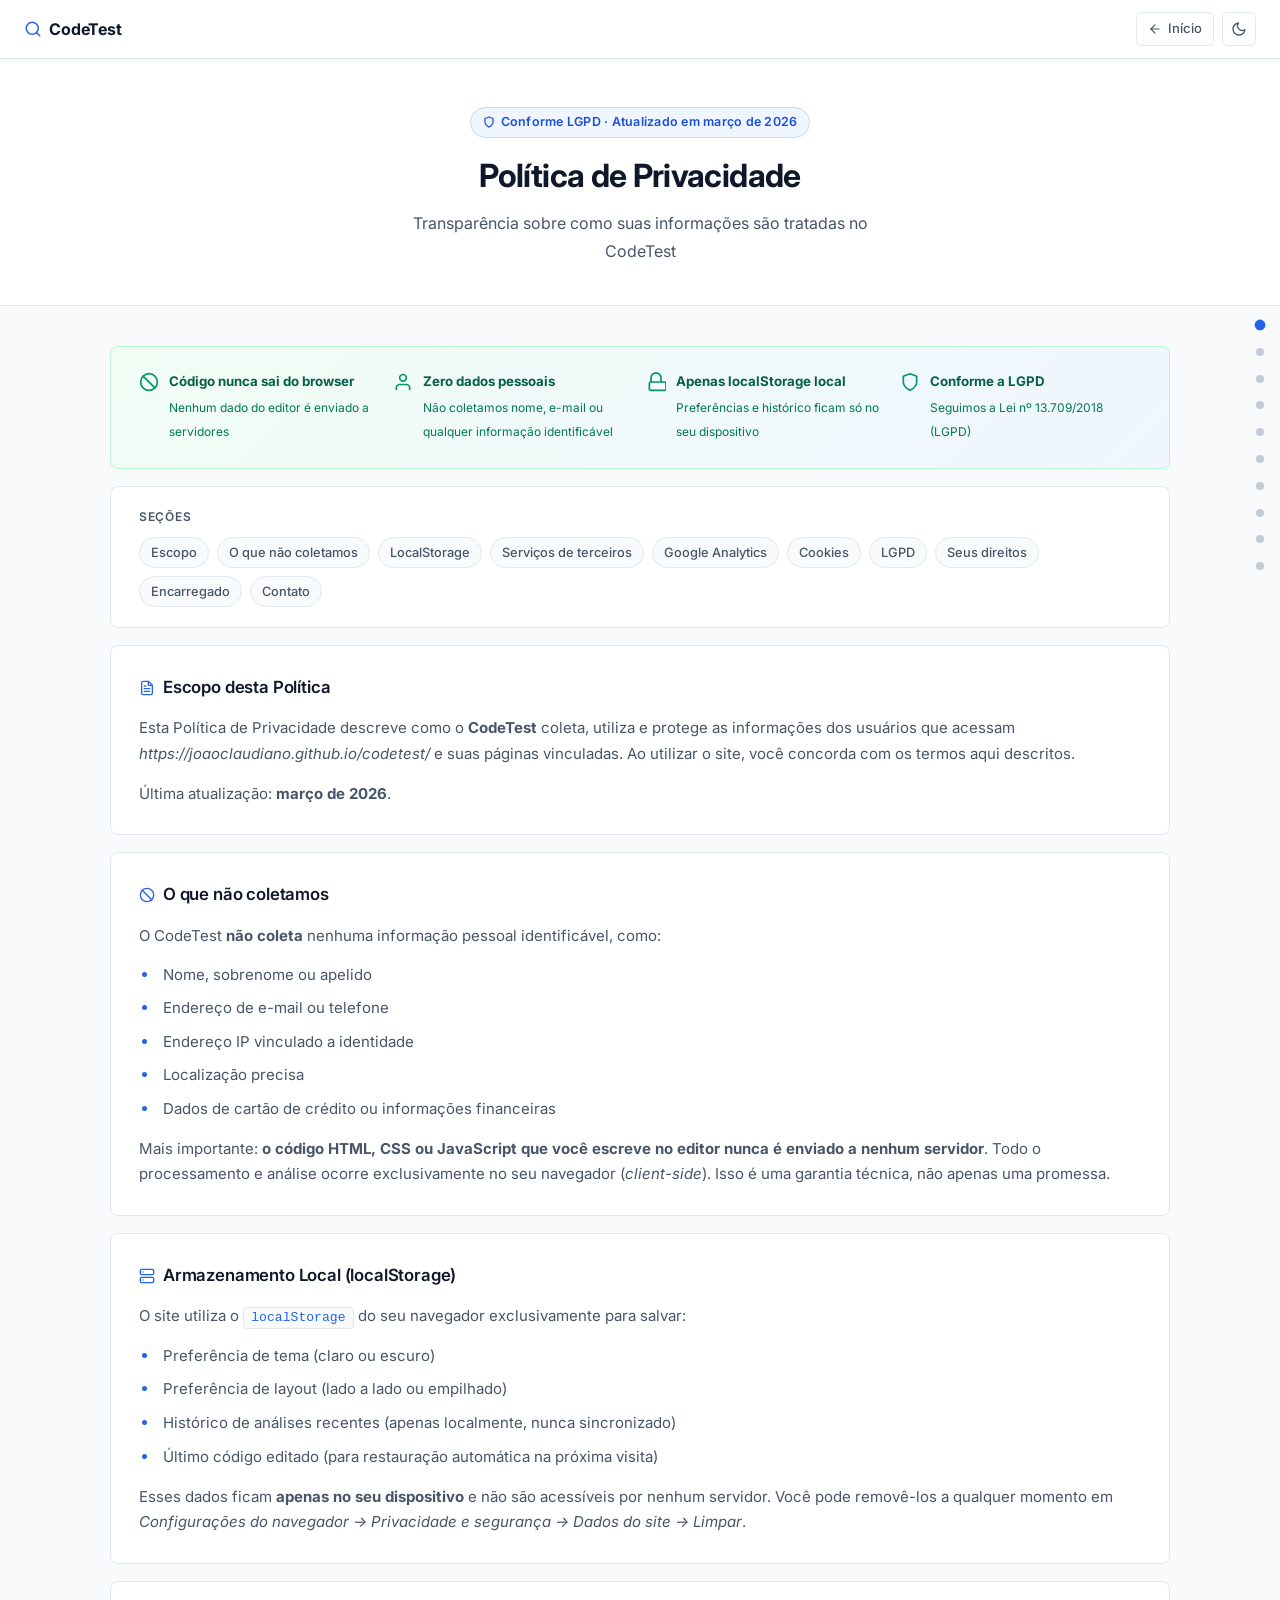
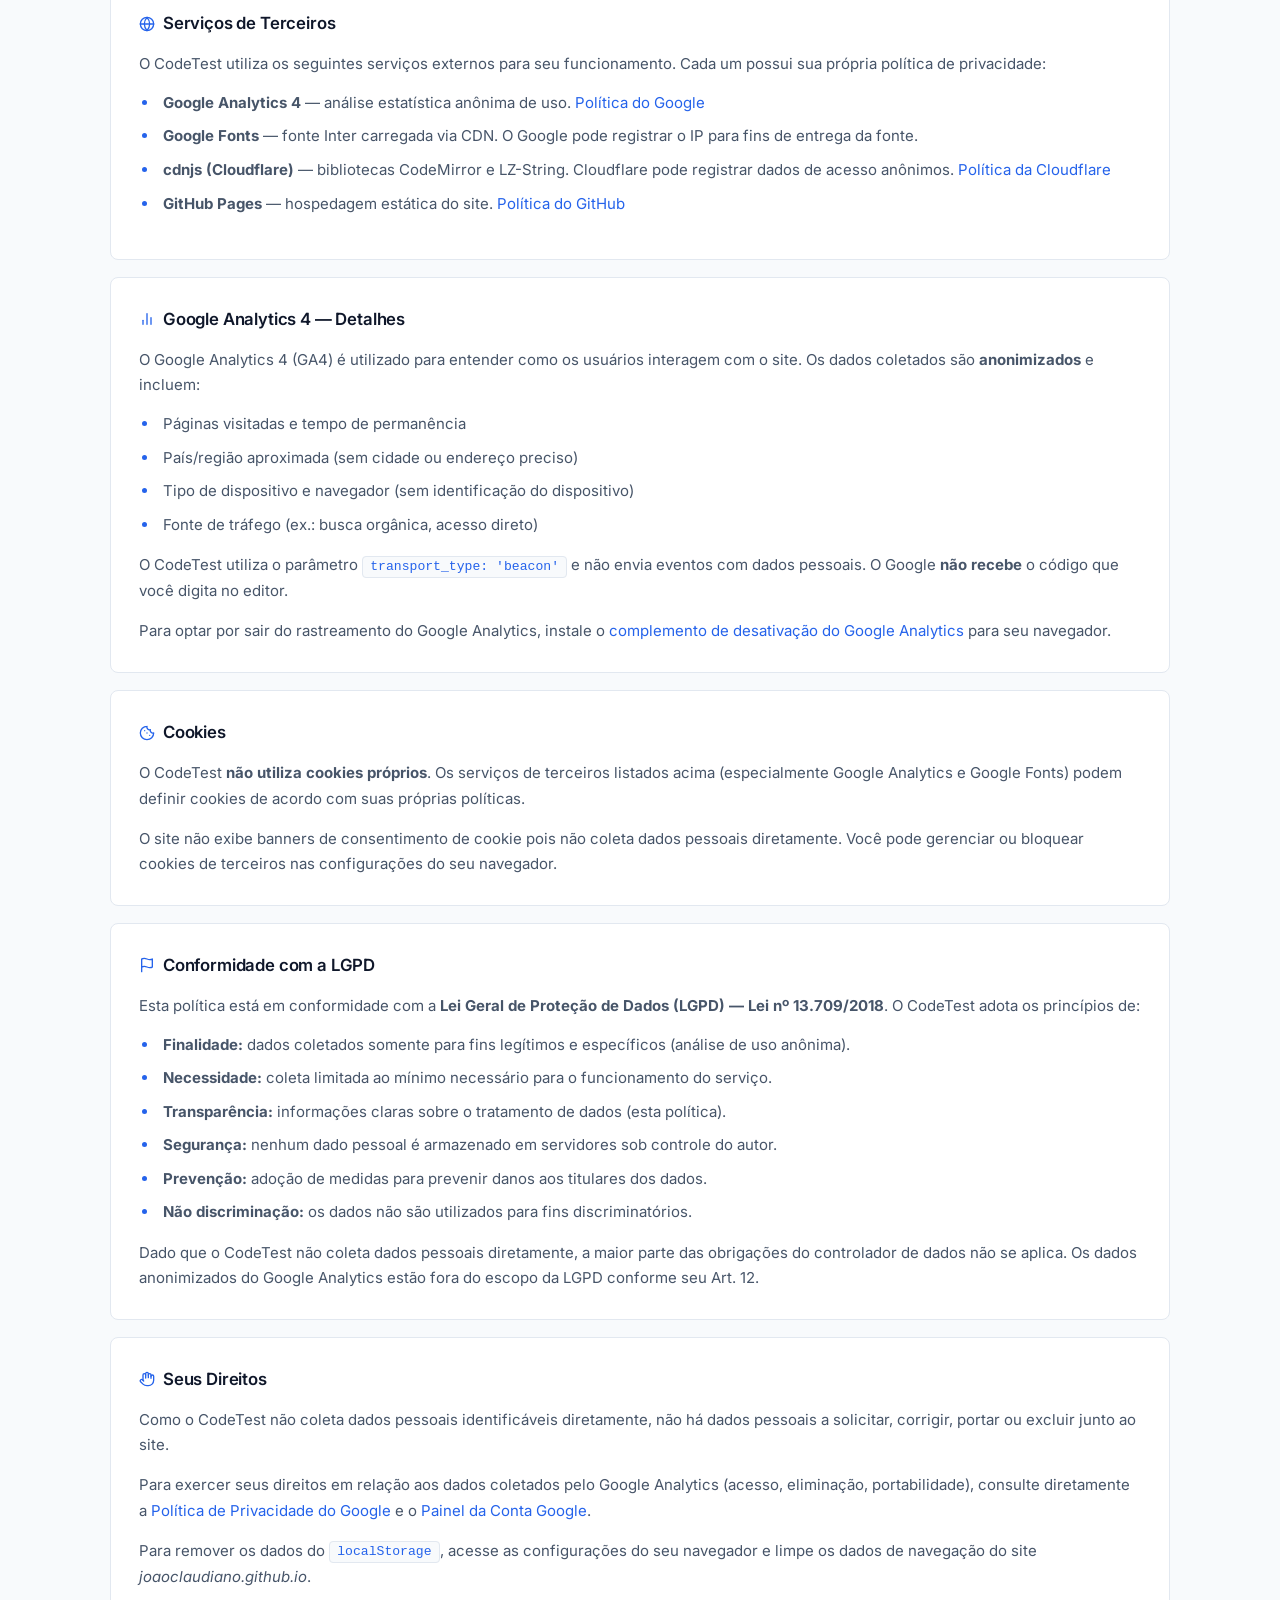
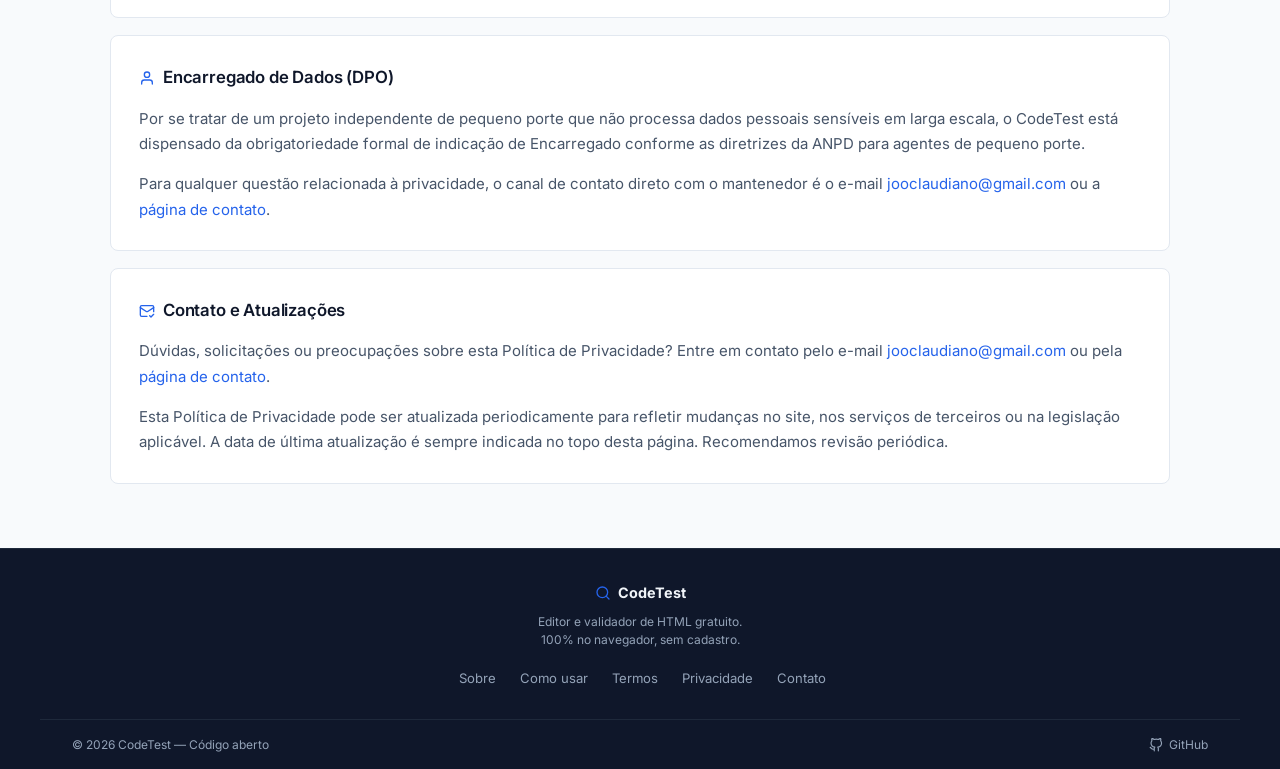
<file: privacidade.html>
<!DOCTYPE html>
<html lang="pt-BR">
<head>
    <!-- Dark mode FOUC fix -->
    <script>
        (function () {
            var s = localStorage.getItem('theme');
            var p = window.matchMedia && window.matchMedia('(prefers-color-scheme: dark)').matches;
            if (s === 'dark' || (!s && p)) document.documentElement.classList.add('dark');
        }());
    </script>
    <meta charset="UTF-8">
    <meta name="viewport" content="width=device-width, initial-scale=1.0">
    <meta name="color-scheme" content="light dark">
    <title>Política de Privacidade | CodeTest</title>
    <meta name="description" content="Política de Privacidade do CodeTest. Conformidade com a LGPD. Todo processamento é local — nenhum código enviado a servidores.">
    <meta name="robots" content="index, follow">

    <link rel="canonical" href="https://joaoclaudiano.github.io/codetest/privacidade.html">
    <meta property="og:title" content="Política de Privacidade — CodeTest">
    <meta property="og:description" content="Como suas informações são tratadas no CodeTest. Conformidade LGPD.">
    <meta property="og:url" content="https://joaoclaudiano.github.io/codetest/privacidade.html">
    <meta property="og:image" content="https://joaoclaudiano.github.io/codetest/favicon.png">
    <meta property="og:type" content="website">

    <link rel="icon" href="favicon.svg" type="image/svg+xml">
    <link rel="alternate icon" href="favicon.png">

    <!-- Google Analytics 4 -->
    <script async src="https://www.googletagmanager.com/gtag/js?id=G-RYCB08HG48"></script>
    <script>
        window.dataLayer = window.dataLayer || [];
        function gtag() { dataLayer.push(arguments); }
        gtag('js', new Date());
        gtag('config', 'G-RYCB08HG48', { transport_type: 'beacon' });
    </script>
    <meta name="google-site-verification" content="google8df277a1c3c466cf">

    <!-- Fonts -->
    <link rel="preconnect" href="https://fonts.googleapis.com">
    <link rel="preconnect" href="https://fonts.gstatic.com" crossorigin>
    <link rel="preload" href="https://fonts.googleapis.com/css2?family=Inter:wght@400;500;600;700&display=swap" as="style" onload="this.onload=null;this.rel='stylesheet'">
    <noscript><link rel="stylesheet" href="https://fonts.googleapis.com/css2?family=Inter:wght@400;500;600;700&display=swap"></noscript>

    <!-- Shared CSS -->
    <link rel="stylesheet" href="css/pages.css">
</head>
<body>

<header class="site-header">
    <a href="/codetest/" class="site-header-brand" aria-label="CodeTest — página inicial">
        <svg width="18" height="18" viewBox="0 0 24 24" fill="none" stroke="currentColor" stroke-width="2" stroke-linecap="round" stroke-linejoin="round" aria-hidden="true"><circle cx="11" cy="11" r="8"/><path d="m21 21-4.35-4.35"/></svg>
        CodeTest
    </a>
    <div class="site-header-right">
        <a href="/codetest/" class="btn-back" aria-label="Voltar à página inicial">
            <svg width="14" height="14" viewBox="0 0 24 24" fill="none" stroke="currentColor" stroke-width="2" stroke-linecap="round" stroke-linejoin="round" aria-hidden="true"><path d="M19 12H5"/><polyline points="12 19 5 12 12 5"/></svg>
            Início
        </a>
        <button id="darkToggle" class="btn-icon" aria-label="Ativar modo escuro" title="Alternar tema"></button>
    </div>
</header>

<div class="page-hero">
    <span class="page-badge">
        <svg width="12" height="12" viewBox="0 0 24 24" fill="none" stroke="currentColor" stroke-width="2.5" stroke-linecap="round" stroke-linejoin="round" aria-hidden="true"><path d="M12 22s8-4 8-10V5l-8-3-8 3v7c0 6 8 10 8 10z"/></svg>
        Conforme LGPD · Atualizado em março de 2026
    </span>
    <h1>Política de Privacidade</h1>
    <p>Transparência sobre como suas informações são tratadas no CodeTest</p>
</div>

<div class="container">
    <main class="page-content" id="main">

        <!-- Privacy guarantees summary -->
        <div class="privacy-summary" role="list" aria-label="Garantias de privacidade">
            <div class="privacy-summary-item" role="listitem">
                <svg class="privacy-summary-icon" width="20" height="20" viewBox="0 0 24 24" fill="none" stroke="currentColor" stroke-width="2" stroke-linecap="round" stroke-linejoin="round" aria-hidden="true"><circle cx="12" cy="12" r="10"/><line x1="4.93" y1="4.93" x2="19.07" y2="19.07"/></svg>
                <div class="privacy-summary-text">
                    <strong>Código nunca sai do browser</strong>
                    <span>Nenhum dado do editor é enviado a servidores</span>
                </div>
            </div>
            <div class="privacy-summary-item" role="listitem">
                <svg class="privacy-summary-icon" width="20" height="20" viewBox="0 0 24 24" fill="none" stroke="currentColor" stroke-width="2" stroke-linecap="round" stroke-linejoin="round" aria-hidden="true"><path d="M20 21v-2a4 4 0 0 0-4-4H8a4 4 0 0 0-4 4v2"/><circle cx="12" cy="7" r="4"/></svg>
                <div class="privacy-summary-text">
                    <strong>Zero dados pessoais</strong>
                    <span>Não coletamos nome, e-mail ou qualquer informação identificável</span>
                </div>
            </div>
            <div class="privacy-summary-item" role="listitem">
                <svg class="privacy-summary-icon" width="20" height="20" viewBox="0 0 24 24" fill="none" stroke="currentColor" stroke-width="2" stroke-linecap="round" stroke-linejoin="round" aria-hidden="true"><path d="M22 12H6a2 2 0 0 0-2 2v6a2 2 0 0 0 2 2h16a2 2 0 0 0 2-2v-6a2 2 0 0 0-2-2z"/><path d="M6 12V7a6 6 0 0 1 12 0v5"/></svg>
                <div class="privacy-summary-text">
                    <strong>Apenas localStorage local</strong>
                    <span>Preferências e histórico ficam só no seu dispositivo</span>
                </div>
            </div>
            <div class="privacy-summary-item" role="listitem">
                <svg class="privacy-summary-icon" width="20" height="20" viewBox="0 0 24 24" fill="none" stroke="currentColor" stroke-width="2" stroke-linecap="round" stroke-linejoin="round" aria-hidden="true"><path d="M12 22s8-4 8-10V5l-8-3-8 3v7c0 6 8 10 8 10z"/></svg>
                <div class="privacy-summary-text">
                    <strong>Conforme a LGPD</strong>
                    <span>Seguimos a Lei nº 13.709/2018 (LGPD)</span>
                </div>
            </div>
        </div>

        <!-- Table of contents -->
        <nav class="toc-nav" aria-label="Índice da política de privacidade">
            <span class="toc-nav-label">Seções</span>
            <a href="#escopo">Escopo</a>
            <a href="#nao-coletamos">O que não coletamos</a>
            <a href="#localstorage">LocalStorage</a>
            <a href="#terceiros">Serviços de terceiros</a>
            <a href="#ga4">Google Analytics</a>
            <a href="#cookies">Cookies</a>
            <a href="#lgpd">LGPD</a>
            <a href="#direitos">Seus direitos</a>
            <a href="#encarregado">Encarregado</a>
            <a href="#contato-priv">Contato</a>
        </nav>

        <section id="escopo">
            <div class="section-icon-heading">
                <svg class="icon" width="16" height="16" viewBox="0 0 24 24" fill="none" stroke="currentColor" stroke-width="2" stroke-linecap="round" stroke-linejoin="round" aria-hidden="true"><path d="M14 2H6a2 2 0 0 0-2 2v16a2 2 0 0 0 2 2h12a2 2 0 0 0 2-2V8z"/><polyline points="14 2 14 8 20 8"/><line x1="16" y1="13" x2="8" y2="13"/><line x1="16" y1="17" x2="8" y2="17"/><polyline points="10 9 9 9 8 9"/></svg>
                <h2>Escopo desta Política</h2>
            </div>
            <p>Esta Política de Privacidade descreve como o <strong>CodeTest</strong> coleta, utiliza e protege as informações dos usuários que acessam <em>https://joaoclaudiano.github.io/codetest/</em> e suas páginas vinculadas. Ao utilizar o site, você concorda com os termos aqui descritos.</p>
            <p>Última atualização: <strong>março de 2026</strong>.</p>
        </section>

        <section id="nao-coletamos">
            <div class="section-icon-heading">
                <svg class="icon" width="16" height="16" viewBox="0 0 24 24" fill="none" stroke="currentColor" stroke-width="2" stroke-linecap="round" stroke-linejoin="round" aria-hidden="true"><circle cx="12" cy="12" r="10"/><line x1="4.93" y1="4.93" x2="19.07" y2="19.07"/></svg>
                <h2>O que não coletamos</h2>
            </div>
            <p>O CodeTest <strong>não coleta</strong> nenhuma informação pessoal identificável, como:</p>
            <ul>
                <li>Nome, sobrenome ou apelido</li>
                <li>Endereço de e-mail ou telefone</li>
                <li>Endereço IP vinculado a identidade</li>
                <li>Localização precisa</li>
                <li>Dados de cartão de crédito ou informações financeiras</li>
            </ul>
            <p>Mais importante: <strong>o código HTML, CSS ou JavaScript que você escreve no editor nunca é enviado a nenhum servidor</strong>. Todo o processamento e análise ocorre exclusivamente no seu navegador (<em>client-side</em>). Isso é uma garantia técnica, não apenas uma promessa.</p>
        </section>

        <section id="localstorage">
            <div class="section-icon-heading">
                <svg class="icon" width="16" height="16" viewBox="0 0 24 24" fill="none" stroke="currentColor" stroke-width="2" stroke-linecap="round" stroke-linejoin="round" aria-hidden="true"><rect x="2" y="2" width="20" height="8" rx="2" ry="2"/><rect x="2" y="14" width="20" height="8" rx="2" ry="2"/><line x1="6" y1="6" x2="6.01" y2="6"/><line x1="6" y1="18" x2="6.01" y2="18"/></svg>
                <h2>Armazenamento Local (localStorage)</h2>
            </div>
            <p>O site utiliza o <code>localStorage</code> do seu navegador exclusivamente para salvar:</p>
            <ul>
                <li>Preferência de tema (claro ou escuro)</li>
                <li>Preferência de layout (lado a lado ou empilhado)</li>
                <li>Histórico de análises recentes (apenas localmente, nunca sincronizado)</li>
                <li>Último código editado (para restauração automática na próxima visita)</li>
            </ul>
            <p>Esses dados ficam <strong>apenas no seu dispositivo</strong> e não são acessíveis por nenhum servidor. Você pode removê-los a qualquer momento em <em>Configurações do navegador → Privacidade e segurança → Dados do site → Limpar</em>.</p>
        </section>

        <section id="terceiros">
            <div class="section-icon-heading">
                <svg class="icon" width="16" height="16" viewBox="0 0 24 24" fill="none" stroke="currentColor" stroke-width="2" stroke-linecap="round" stroke-linejoin="round" aria-hidden="true"><circle cx="12" cy="12" r="10"/><line x1="2" y1="12" x2="22" y2="12"/><path d="M12 2a15.3 15.3 0 0 1 4 10 15.3 15.3 0 0 1-4 10 15.3 15.3 0 0 1-4-10 15.3 15.3 0 0 1 4-10z"/></svg>
                <h2>Serviços de Terceiros</h2>
            </div>
            <p>O CodeTest utiliza os seguintes serviços externos para seu funcionamento. Cada um possui sua própria política de privacidade:</p>
            <ul>
                <li>
                    <strong>Google Analytics 4</strong> — análise estatística anônima de uso.
                    <a href="https://policies.google.com/privacy" target="_blank" rel="noopener noreferrer">Política do Google</a>
                </li>
                <li>
                    <strong>Google Fonts</strong> — fonte Inter carregada via CDN.
                    O Google pode registrar o IP para fins de entrega da fonte.
                </li>
                <li>
                    <strong>cdnjs (Cloudflare)</strong> — bibliotecas CodeMirror e LZ-String.
                    Cloudflare pode registrar dados de acesso anônimos.
                    <a href="https://www.cloudflare.com/privacypolicy/" target="_blank" rel="noopener noreferrer">Política da Cloudflare</a>
                </li>
                <li>
                    <strong>GitHub Pages</strong> — hospedagem estática do site.
                    <a href="https://docs.github.com/en/site-policy/privacy-policies/github-privacy-statement" target="_blank" rel="noopener noreferrer">Política do GitHub</a>
                </li>
            </ul>
        </section>

        <section id="ga4">
            <div class="section-icon-heading">
                <svg class="icon" width="16" height="16" viewBox="0 0 24 24" fill="none" stroke="currentColor" stroke-width="2" stroke-linecap="round" stroke-linejoin="round" aria-hidden="true"><line x1="18" y1="20" x2="18" y2="10"/><line x1="12" y1="20" x2="12" y2="4"/><line x1="6" y1="20" x2="6" y2="14"/></svg>
                <h2>Google Analytics 4 — Detalhes</h2>
            </div>
            <p>O Google Analytics 4 (GA4) é utilizado para entender como os usuários interagem com o site. Os dados coletados são <strong>anonimizados</strong> e incluem:</p>
            <ul>
                <li>Páginas visitadas e tempo de permanência</li>
                <li>País/região aproximada (sem cidade ou endereço preciso)</li>
                <li>Tipo de dispositivo e navegador (sem identificação do dispositivo)</li>
                <li>Fonte de tráfego (ex.: busca orgânica, acesso direto)</li>
            </ul>
            <p>O CodeTest utiliza o parâmetro <code>transport_type: 'beacon'</code> e não envia eventos com dados pessoais. O Google <strong>não recebe</strong> o código que você digita no editor.</p>
            <p>Para optar por sair do rastreamento do Google Analytics, instale o <a href="https://tools.google.com/dlpage/gaoptout" target="_blank" rel="noopener noreferrer">complemento de desativação do Google Analytics</a> para seu navegador.</p>
        </section>

        <section id="cookies">
            <div class="section-icon-heading">
                <svg class="icon" width="16" height="16" viewBox="0 0 24 24" fill="none" stroke="currentColor" stroke-width="2" stroke-linecap="round" stroke-linejoin="round" aria-hidden="true"><path d="M12 2a10 10 0 1 0 10 10 4 4 0 0 1-5-5 4 4 0 0 1-5-5"/><path d="M8.5 8.5v.01"/><path d="M16 15.5v.01"/><path d="M12 12v.01"/></svg>
                <h2>Cookies</h2>
            </div>
            <p>O CodeTest <strong>não utiliza cookies próprios</strong>. Os serviços de terceiros listados acima (especialmente Google Analytics e Google Fonts) podem definir cookies de acordo com suas próprias políticas.</p>
            <p>O site não exibe banners de consentimento de cookie pois não coleta dados pessoais diretamente. Você pode gerenciar ou bloquear cookies de terceiros nas configurações do seu navegador.</p>
        </section>

        <section id="lgpd">
            <div class="section-icon-heading">
                <svg class="icon" width="16" height="16" viewBox="0 0 24 24" fill="none" stroke="currentColor" stroke-width="2" stroke-linecap="round" stroke-linejoin="round" aria-hidden="true"><path d="M4 15s1-1 4-1 5 2 8 2 4-1 4-1V3s-1 1-4 1-5-2-8-2-4 1-4 1z"/><line x1="4" y1="22" x2="4" y2="15"/></svg>
                <h2>Conformidade com a LGPD</h2>
            </div>
            <p>Esta política está em conformidade com a <strong>Lei Geral de Proteção de Dados (LGPD) — Lei nº 13.709/2018</strong>. O CodeTest adota os princípios de:</p>
            <ul>
                <li><strong>Finalidade:</strong> dados coletados somente para fins legítimos e específicos (análise de uso anônima).</li>
                <li><strong>Necessidade:</strong> coleta limitada ao mínimo necessário para o funcionamento do serviço.</li>
                <li><strong>Transparência:</strong> informações claras sobre o tratamento de dados (esta política).</li>
                <li><strong>Segurança:</strong> nenhum dado pessoal é armazenado em servidores sob controle do autor.</li>
                <li><strong>Prevenção:</strong> adoção de medidas para prevenir danos aos titulares dos dados.</li>
                <li><strong>Não discriminação:</strong> os dados não são utilizados para fins discriminatórios.</li>
            </ul>
            <p>Dado que o CodeTest não coleta dados pessoais diretamente, a maior parte das obrigações do controlador de dados não se aplica. Os dados anonimizados do Google Analytics estão fora do escopo da LGPD conforme seu Art. 12.</p>
        </section>

        <section id="direitos">
            <div class="section-icon-heading">
                <svg class="icon" width="16" height="16" viewBox="0 0 24 24" fill="none" stroke="currentColor" stroke-width="2" stroke-linecap="round" stroke-linejoin="round" aria-hidden="true"><path d="M18 11V6a2 2 0 0 0-2-2v0a2 2 0 0 0-2 2v0"/><path d="M14 10V4a2 2 0 0 0-2-2v0a2 2 0 0 0-2 2v2"/><path d="M10 10.5V6a2 2 0 0 0-2-2v0a2 2 0 0 0-2 2v8"/><path d="M18 8a2 2 0 1 1 4 0v6a8 8 0 0 1-8 8h-2c-2.8 0-4.5-.86-5.99-2.34l-3.6-3.6a2 2 0 0 1 2.83-2.82L7 15"/></svg>
                <h2>Seus Direitos</h2>
            </div>
            <p>Como o CodeTest não coleta dados pessoais identificáveis diretamente, não há dados pessoais a solicitar, corrigir, portar ou excluir junto ao site.</p>
            <p>Para exercer seus direitos em relação aos dados coletados pelo Google Analytics (acesso, eliminação, portabilidade), consulte diretamente a <a href="https://policies.google.com/privacy" target="_blank" rel="noopener noreferrer">Política de Privacidade do Google</a> e o <a href="https://myaccount.google.com/" target="_blank" rel="noopener noreferrer">Painel da Conta Google</a>.</p>
            <p>Para remover os dados do <code>localStorage</code>, acesse as configurações do seu navegador e limpe os dados de navegação do site <em>joaoclaudiano.github.io</em>.</p>
        </section>

        <section id="encarregado">
            <div class="section-icon-heading">
                <svg class="icon" width="16" height="16" viewBox="0 0 24 24" fill="none" stroke="currentColor" stroke-width="2" stroke-linecap="round" stroke-linejoin="round" aria-hidden="true"><path d="M20 21v-2a4 4 0 0 0-4-4H8a4 4 0 0 0-4 4v2"/><circle cx="12" cy="7" r="4"/></svg>
                <h2>Encarregado de Dados (DPO)</h2>
            </div>
            <p>Por se tratar de um projeto independente de pequeno porte que não processa dados pessoais sensíveis em larga escala, o CodeTest está dispensado da obrigatoriedade formal de indicação de Encarregado conforme as diretrizes da ANPD para agentes de pequeno porte.</p>
            <p>Para qualquer questão relacionada à privacidade, o canal de contato direto com o mantenedor é o e-mail <a href="mailto:jooclaudiano@gmail.com">jooclaudiano@gmail.com</a> ou a <a href="contato.html">página de contato</a>.</p>
        </section>

        <section id="contato-priv">
            <div class="section-icon-heading">
                <svg class="icon" width="16" height="16" viewBox="0 0 24 24" fill="none" stroke="currentColor" stroke-width="2" stroke-linecap="round" stroke-linejoin="round" aria-hidden="true"><path d="M22 13V6a2 2 0 0 0-2-2H4a2 2 0 0 0-2 2v12c0 1.1.9 2 2 2h8"/><path d="m22 7-8.97 5.7a1.94 1.94 0 0 1-2.06 0L2 7"/><path d="m16 19 2 2 4-4"/></svg>
                <h2>Contato e Atualizações</h2>
            </div>
            <p>Dúvidas, solicitações ou preocupações sobre esta Política de Privacidade? Entre em contato pelo e-mail <a href="mailto:jooclaudiano@gmail.com">jooclaudiano@gmail.com</a> ou pela <a href="contato.html">página de contato</a>.</p>
            <p>Esta Política de Privacidade pode ser atualizada periodicamente para refletir mudanças no site, nos serviços de terceiros ou na legislação aplicável. A data de última atualização é sempre indicada no topo desta página. Recomendamos revisão periódica.</p>
        </section>

    </main>
</div>

<footer class="page-footer">
    <div class="page-footer-inner">
        <div class="page-footer-brand">
            <a href="/codetest/" class="page-footer-logo">
                <svg width="16" height="16" viewBox="0 0 24 24" fill="none" stroke="currentColor" stroke-width="2" stroke-linecap="round" stroke-linejoin="round" aria-hidden="true"><circle cx="11" cy="11" r="8"/><path d="m21 21-4.35-4.35"/></svg>
                CodeTest
            </a>
            <p class="page-footer-tagline">Editor e validador de HTML gratuito.<br>100% no navegador, sem cadastro.</p>
        </div>
        <nav aria-label="Links do rodapé">
            <ul class="page-footer-links">
                <li><a href="sobre.html">Sobre</a></li>
                <li><a href="como-usar.html">Como usar</a></li>
                <li><a href="termos.html">Termos</a></li>
                <li><a href="privacidade.html">Privacidade</a></li>
                <li><a href="contato.html">Contato</a></li>
            </ul>
        </nav>
    </div>
    <div class="page-footer-bottom">
        <span class="page-footer-copy">© <span id="footer-year">2026</span> CodeTest — Código aberto</span>
        <a href="https://github.com/JoaoClaudiano/codetest" target="_blank" rel="noopener noreferrer" class="page-footer-github" aria-label="Repositório no GitHub">
            <svg width="14" height="14" viewBox="0 0 24 24" fill="none" stroke="currentColor" stroke-width="2" stroke-linecap="round" stroke-linejoin="round" aria-hidden="true"><path d="M9 19c-5 1.5-5-2.5-7-3m14 6v-3.87a3.37 3.37 0 0 0-.94-2.61c3.14-.35 6.44-1.54 6.44-7A5.44 5.44 0 0 0 20 4.77 5.07 5.07 0 0 0 19.91 1S18.73.65 16 2.48a13.38 13.38 0 0 0-7 0C6.27.65 5.09 1 5.09 1A5.07 5.07 0 0 0 5 4.77a5.44 5.44 0 0 0-1.5 3.78c0 5.42 3.3 6.61 6.44 7A3.37 3.37 0 0 0 9 18.13V22"/></svg>
            GitHub
        </a>
    </div>
</footer>

<button id="topBtn" aria-label="Voltar ao topo" title="Voltar ao topo">
    <svg width="16" height="16" viewBox="0 0 24 24" fill="none" stroke="currentColor" stroke-width="2" stroke-linecap="round" stroke-linejoin="round" aria-hidden="true"><line x1="12" y1="19" x2="12" y2="5"/><polyline points="5 12 12 5 19 12"/></svg>
</button>

<script defer src="js/common.js"></script>
</body>
</html>
</file>
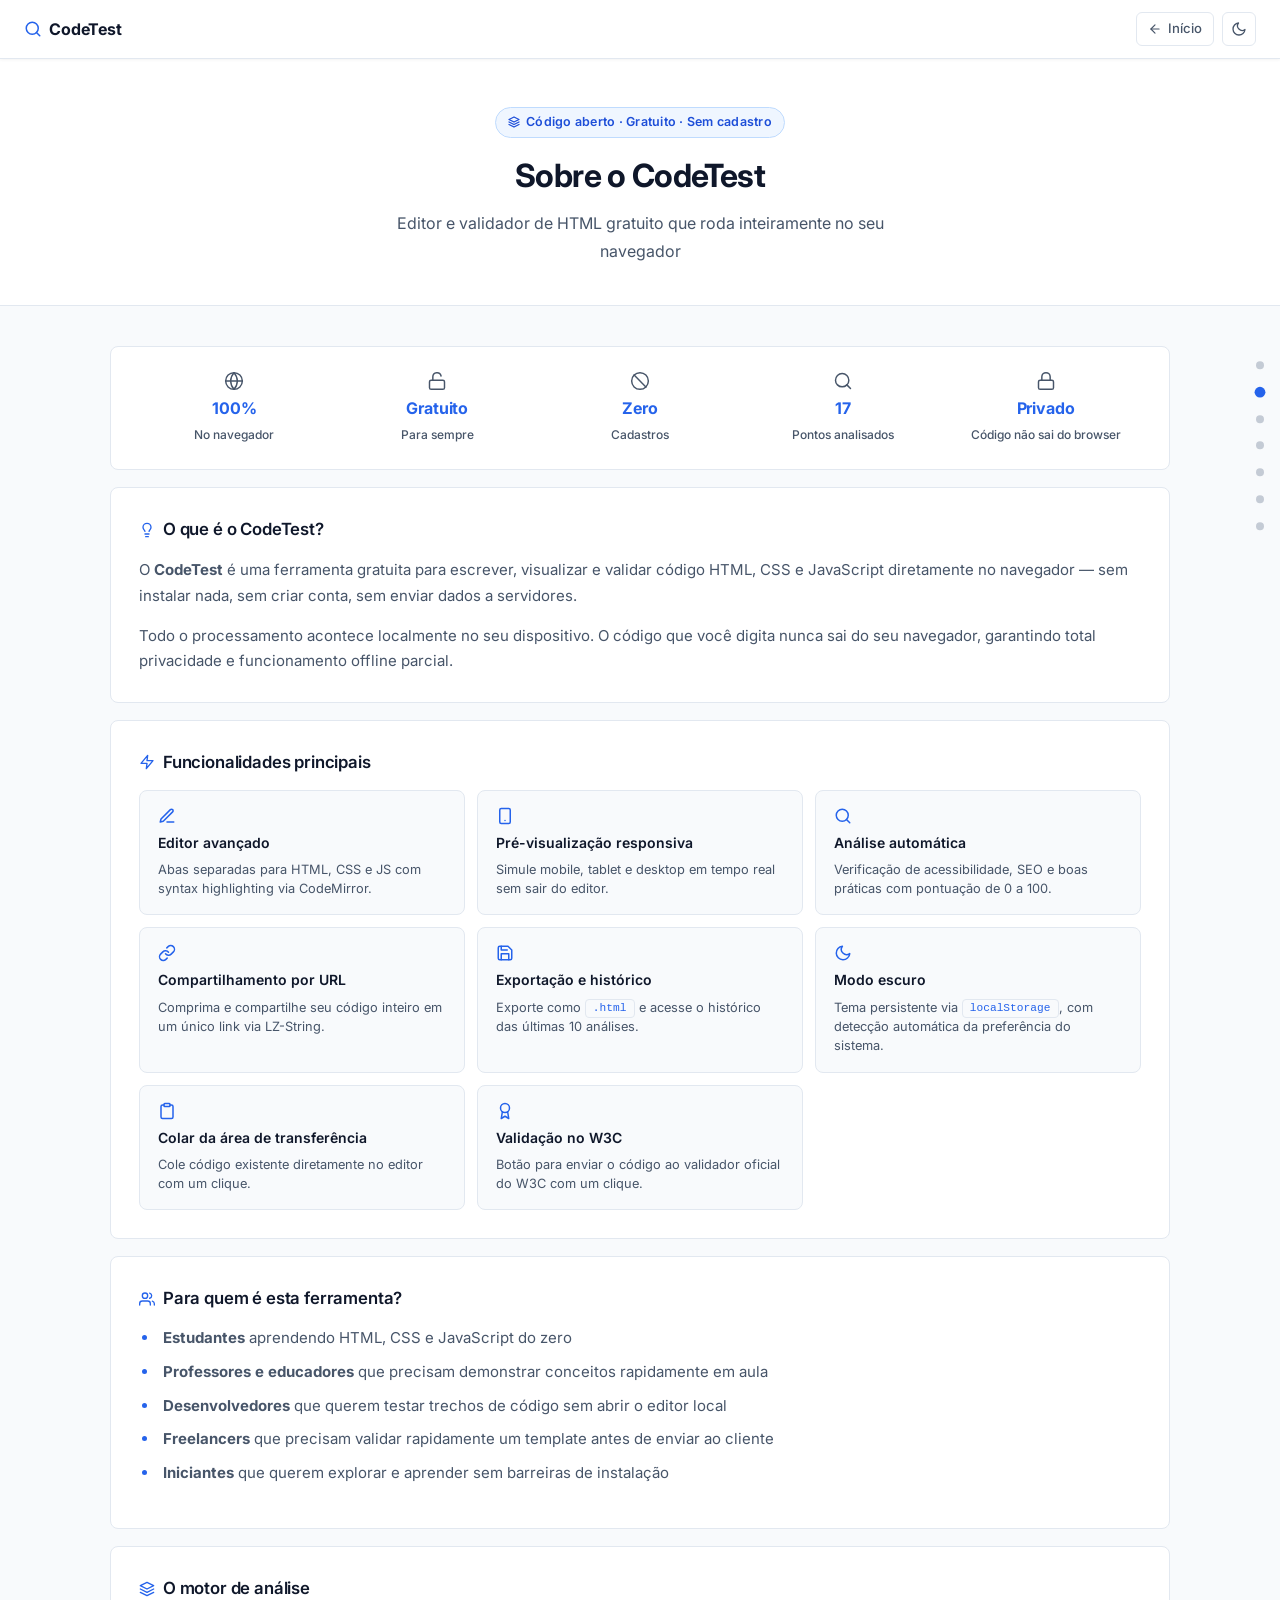
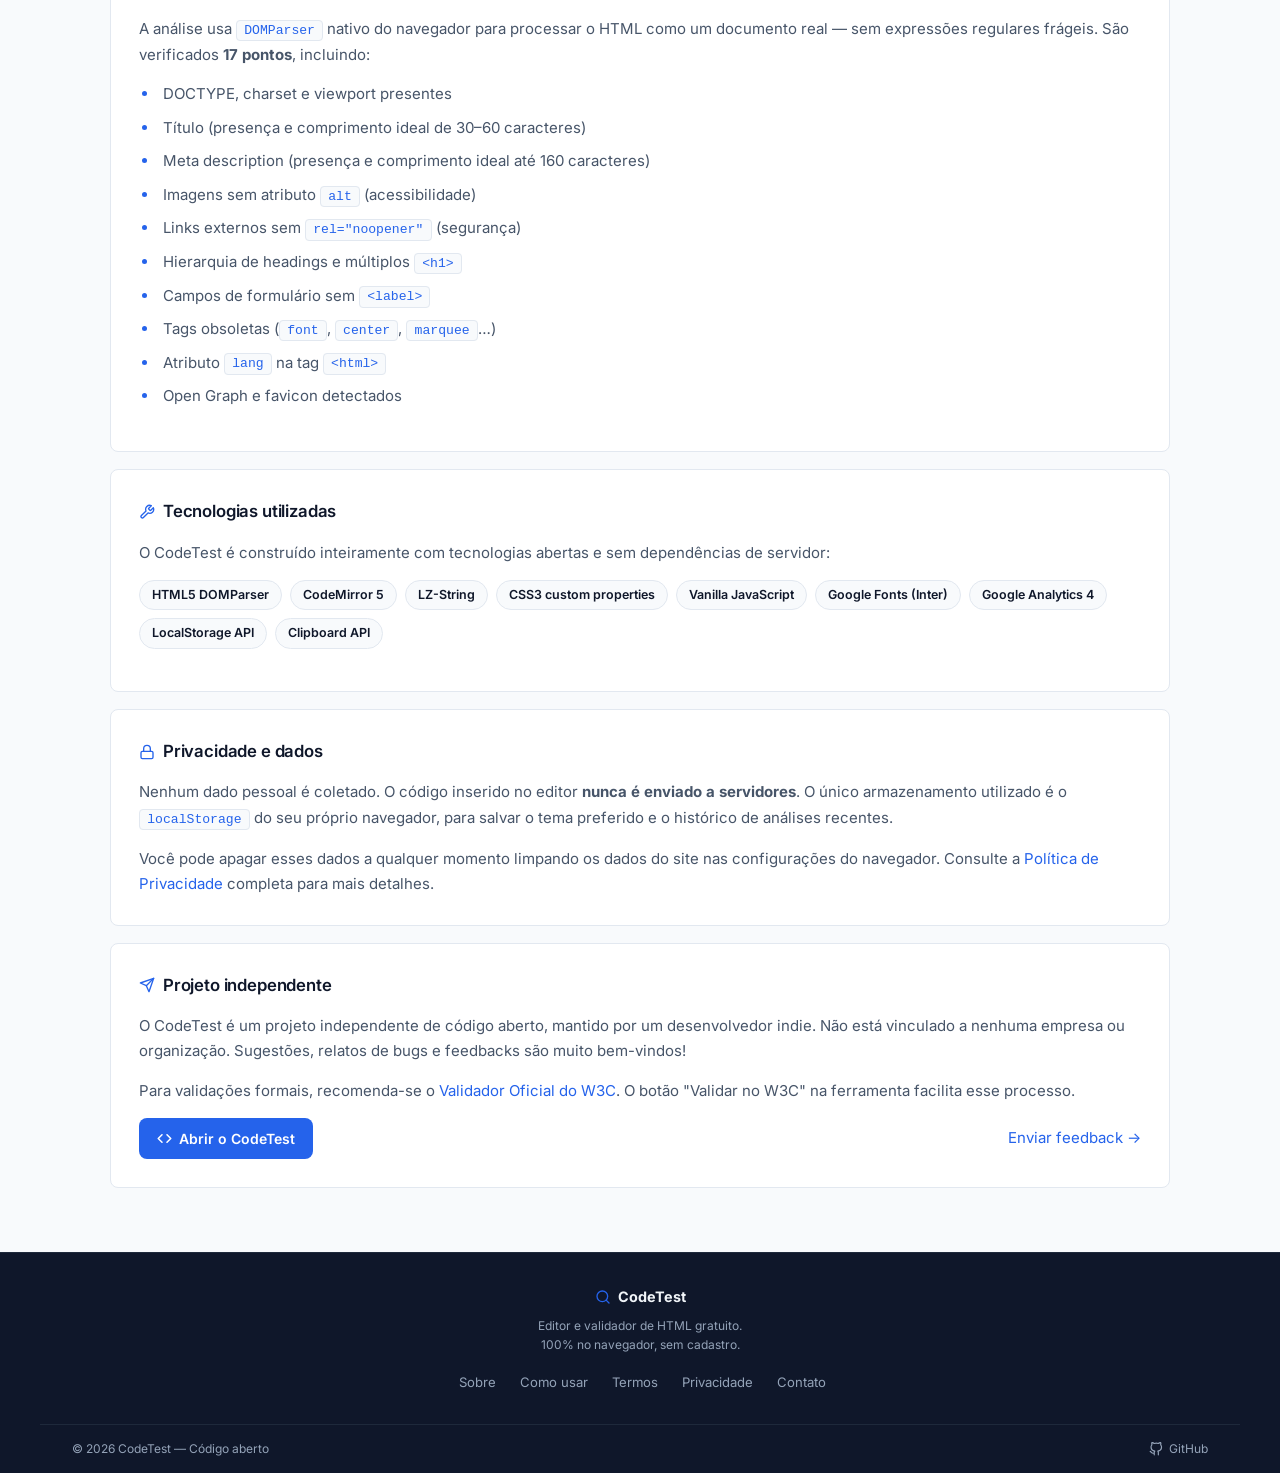
<file: sobre.html>
<!DOCTYPE html>
<html lang="pt-BR">
<head>
    <!-- Dark mode FOUC fix -->
    <script>
        (function () {
            var s = localStorage.getItem('theme');
            var p = window.matchMedia && window.matchMedia('(prefers-color-scheme: dark)').matches;
            if (s === 'dark' || (!s && p)) document.documentElement.classList.add('dark');
        }());
    </script>
    <meta charset="UTF-8">
    <meta name="viewport" content="width=device-width, initial-scale=1.0">
    <meta name="color-scheme" content="light dark">
    <title>Sobre o CodeTest | Editor e Validador de HTML Online</title>
    <meta name="description" content="Conheça o CodeTest, editor e validador de HTML online gratuito. Todo processamento acontece no navegador — nenhum dado enviado a servidores.">
    <meta name="robots" content="index, follow">
    <link rel="canonical" href="https://joaoclaudiano.github.io/codetest/sobre.html">
    <meta property="og:title" content="Sobre — CodeTest">
    <meta property="og:description" content="Conheça o CodeTest, editor e validador de HTML gratuito que roda inteiramente no navegador.">
    <meta property="og:url" content="https://joaoclaudiano.github.io/codetest/sobre.html">
    <meta property="og:image" content="https://joaoclaudiano.github.io/codetest/favicon.png">
    <meta property="og:type" content="website">

    <link rel="icon" href="favicon.svg" type="image/svg+xml">
    <link rel="alternate icon" href="favicon.png">

    <!-- Google Analytics 4 -->
    <script async src="https://www.googletagmanager.com/gtag/js?id=G-RYCB08HG48"></script>
    <script>
        window.dataLayer = window.dataLayer || [];
        function gtag() { dataLayer.push(arguments); }
        gtag('js', new Date());
        gtag('config', 'G-RYCB08HG48', { transport_type: 'beacon' });
    </script>
    <meta name="google-site-verification" content="google8df277a1c3c466cf">

    <!-- Fonts -->
    <link rel="preconnect" href="https://fonts.googleapis.com">
    <link rel="preconnect" href="https://fonts.gstatic.com" crossorigin>
    <link rel="preload" href="https://fonts.googleapis.com/css2?family=Inter:wght@400;500;600;700&display=swap" as="style" onload="this.onload=null;this.rel='stylesheet'">
    <noscript><link rel="stylesheet" href="https://fonts.googleapis.com/css2?family=Inter:wght@400;500;600;700&display=swap"></noscript>

    <!-- Shared CSS -->
    <link rel="stylesheet" href="css/pages.css">

    <!-- Structured data -->
    <script type="application/ld+json">
    {
      "@context": "https://schema.org",
      "@type": "SoftwareApplication",
      "name": "CodeTest",
      "url": "https://joaoclaudiano.github.io/codetest/",
      "applicationCategory": "DeveloperApplication",
      "operatingSystem": "Web browser",
      "description": "Editor e validador de HTML, CSS e JavaScript gratuito que roda inteiramente no navegador. Sem cadastro, sem instalação.",
      "offers": {
        "@type": "Offer",
        "price": "0",
        "priceCurrency": "BRL"
      },
      "featureList": [
        "Editor com syntax highlighting (CodeMirror)",
        "Pré-visualização em tempo real",
        "Análise automática de acessibilidade e SEO",
        "Pontuação de qualidade 0–100",
        "Compartilhamento via URL (LZ-String)",
        "Modo escuro",
        "100% client-side"
      ],
      "inLanguage": "pt-BR"
    }
    </script>
</head>
<body>

<header class="site-header">
    <a href="/codetest/" class="site-header-brand" aria-label="CodeTest — página inicial">
        <svg width="18" height="18" viewBox="0 0 24 24" fill="none" stroke="currentColor" stroke-width="2" stroke-linecap="round" stroke-linejoin="round" aria-hidden="true"><circle cx="11" cy="11" r="8"/><path d="m21 21-4.35-4.35"/></svg>
        CodeTest
    </a>
    <div class="site-header-right">
        <a href="/codetest/" class="btn-back" aria-label="Voltar à página inicial">
            <svg width="14" height="14" viewBox="0 0 24 24" fill="none" stroke="currentColor" stroke-width="2" stroke-linecap="round" stroke-linejoin="round" aria-hidden="true"><path d="M19 12H5"/><polyline points="12 19 5 12 12 5"/></svg>
            Início
        </a>
        <button id="darkToggle" class="btn-icon" aria-label="Ativar modo escuro" title="Alternar tema"></button>
    </div>
</header>

<div class="page-hero">
    <span class="page-badge">
        <svg width="12" height="12" viewBox="0 0 24 24" fill="none" stroke="currentColor" stroke-width="2.5" stroke-linecap="round" stroke-linejoin="round" aria-hidden="true"><path d="M12 2L2 7l10 5 10-5-10-5z"/><path d="M2 17l10 5 10-5"/><path d="M2 12l10 5 10-5"/></svg>
        Código aberto · Gratuito · Sem cadastro
    </span>
    <h1>Sobre o CodeTest</h1>
    <p>Editor e validador de HTML gratuito que roda inteiramente no seu navegador</p>
</div>

<div class="container">
    <main class="page-content" id="main">

        <!-- Stats bar -->
        <div class="stats-bar" role="list" aria-label="Destaques da ferramenta">
            <div class="stat-item" role="listitem">
                <svg class="stat-item-icon" width="20" height="20" viewBox="0 0 24 24" fill="none" stroke="currentColor" stroke-width="1.75" stroke-linecap="round" stroke-linejoin="round" aria-hidden="true"><circle cx="12" cy="12" r="10"/><line x1="2" y1="12" x2="22" y2="12"/><path d="M12 2a15.3 15.3 0 0 1 4 10 15.3 15.3 0 0 1-4 10 15.3 15.3 0 0 1-4-10 15.3 15.3 0 0 1 4-10z"/></svg>
                <span class="stat-item-value">100%</span>
                <span class="stat-item-label">No navegador</span>
            </div>
            <div class="stat-item" role="listitem">
                <svg class="stat-item-icon" width="20" height="20" viewBox="0 0 24 24" fill="none" stroke="currentColor" stroke-width="1.75" stroke-linecap="round" stroke-linejoin="round" aria-hidden="true"><rect x="3" y="11" width="18" height="11" rx="2" ry="2"/><path d="M7 11V7a5 5 0 0 1 9.9-1"/></svg>
                <span class="stat-item-value">Gratuito</span>
                <span class="stat-item-label">Para sempre</span>
            </div>
            <div class="stat-item" role="listitem">
                <svg class="stat-item-icon" width="20" height="20" viewBox="0 0 24 24" fill="none" stroke="currentColor" stroke-width="1.75" stroke-linecap="round" stroke-linejoin="round" aria-hidden="true"><circle cx="12" cy="12" r="10"/><line x1="4.93" y1="4.93" x2="19.07" y2="19.07"/></svg>
                <span class="stat-item-value">Zero</span>
                <span class="stat-item-label">Cadastros</span>
            </div>
            <div class="stat-item" role="listitem">
                <svg class="stat-item-icon" width="20" height="20" viewBox="0 0 24 24" fill="none" stroke="currentColor" stroke-width="1.75" stroke-linecap="round" stroke-linejoin="round" aria-hidden="true"><circle cx="11" cy="11" r="8"/><path d="m21 21-4.35-4.35"/></svg>
                <span class="stat-item-value">17</span>
                <span class="stat-item-label">Pontos analisados</span>
            </div>
            <div class="stat-item" role="listitem">
                <svg class="stat-item-icon" width="20" height="20" viewBox="0 0 24 24" fill="none" stroke="currentColor" stroke-width="1.75" stroke-linecap="round" stroke-linejoin="round" aria-hidden="true"><rect x="3" y="11" width="18" height="11" rx="2" ry="2"/><path d="M7 11V7a5 5 0 0 1 10 0v4"/></svg>
                <span class="stat-item-value">Privado</span>
                <span class="stat-item-label">Código não sai do browser</span>
            </div>
        </div>

        <section>
            <div class="section-icon-heading">
                <svg class="icon" width="16" height="16" viewBox="0 0 24 24" fill="none" stroke="currentColor" stroke-width="2" stroke-linecap="round" stroke-linejoin="round" aria-hidden="true"><line x1="9" y1="18" x2="15" y2="18"/><line x1="10" y1="22" x2="14" y2="22"/><path d="M15.09 14c.18-.98.65-1.74 1.41-2.5A4.65 4.65 0 0 0 18 8 6 6 0 0 0 6 8c0 1 .23 2.23 1.5 3.5A4.61 4.61 0 0 1 8.91 14"/></svg>
                <h2>O que é o CodeTest?</h2>
            </div>
            <p>
                O <strong>CodeTest</strong> é uma ferramenta gratuita para escrever, visualizar e validar código HTML, CSS e JavaScript diretamente no navegador — sem instalar nada, sem criar conta, sem enviar dados a servidores.
            </p>
            <p>
                Todo o processamento acontece localmente no seu dispositivo. O código que você digita nunca sai do seu navegador, garantindo total privacidade e funcionamento offline parcial.
            </p>
        </section>

        <section>
            <div class="section-icon-heading">
                <svg class="icon" width="16" height="16" viewBox="0 0 24 24" fill="none" stroke="currentColor" stroke-width="2" stroke-linecap="round" stroke-linejoin="round" aria-hidden="true"><polygon points="13 2 3 14 12 14 11 22 21 10 12 10 13 2"/></svg>
                <h2>Funcionalidades principais</h2>
            </div>
            <div class="features-grid">
                <div class="feature-card">
                    <svg class="feature-card-icon" width="18" height="18" viewBox="0 0 24 24" fill="none" stroke="currentColor" stroke-width="2" stroke-linecap="round" stroke-linejoin="round" aria-hidden="true"><path d="M12 20h9"/><path d="M16.5 3.5a2.121 2.121 0 0 1 3 3L7 19l-4 1 1-4L16.5 3.5z"/></svg>
                    <span class="feature-card-title">Editor avançado</span>
                    <p class="feature-card-desc">Abas separadas para HTML, CSS e JS com syntax highlighting via CodeMirror.</p>
                </div>
                <div class="feature-card">
                    <svg class="feature-card-icon" width="18" height="18" viewBox="0 0 24 24" fill="none" stroke="currentColor" stroke-width="2" stroke-linecap="round" stroke-linejoin="round" aria-hidden="true"><rect x="5" y="2" width="14" height="20" rx="2" ry="2"/><line x1="12" y1="18" x2="12.01" y2="18"/></svg>
                    <span class="feature-card-title">Pré-visualização responsiva</span>
                    <p class="feature-card-desc">Simule mobile, tablet e desktop em tempo real sem sair do editor.</p>
                </div>
                <div class="feature-card">
                    <svg class="feature-card-icon" width="18" height="18" viewBox="0 0 24 24" fill="none" stroke="currentColor" stroke-width="2" stroke-linecap="round" stroke-linejoin="round" aria-hidden="true"><circle cx="11" cy="11" r="8"/><path d="m21 21-4.35-4.35"/></svg>
                    <span class="feature-card-title">Análise automática</span>
                    <p class="feature-card-desc">Verificação de acessibilidade, SEO e boas práticas com pontuação de 0 a 100.</p>
                </div>
                <div class="feature-card">
                    <svg class="feature-card-icon" width="18" height="18" viewBox="0 0 24 24" fill="none" stroke="currentColor" stroke-width="2" stroke-linecap="round" stroke-linejoin="round" aria-hidden="true"><path d="M10 13a5 5 0 0 0 7.54.54l3-3a5 5 0 0 0-7.07-7.07l-1.72 1.71"/><path d="M14 11a5 5 0 0 0-7.54-.54l-3 3a5 5 0 0 0 7.07 7.07l1.71-1.71"/></svg>
                    <span class="feature-card-title">Compartilhamento por URL</span>
                    <p class="feature-card-desc">Comprima e compartilhe seu código inteiro em um único link via LZ-String.</p>
                </div>
                <div class="feature-card">
                    <svg class="feature-card-icon" width="18" height="18" viewBox="0 0 24 24" fill="none" stroke="currentColor" stroke-width="2" stroke-linecap="round" stroke-linejoin="round" aria-hidden="true"><path d="M19 21H5a2 2 0 0 1-2-2V5a2 2 0 0 1 2-2h11l5 5v11a2 2 0 0 1-2 2z"/><polyline points="17 21 17 13 7 13 7 21"/><polyline points="7 3 7 8 15 8"/></svg>
                    <span class="feature-card-title">Exportação e histórico</span>
                    <p class="feature-card-desc">Exporte como <code>.html</code> e acesse o histórico das últimas 10 análises.</p>
                </div>
                <div class="feature-card">
                    <svg class="feature-card-icon" width="18" height="18" viewBox="0 0 24 24" fill="none" stroke="currentColor" stroke-width="2" stroke-linecap="round" stroke-linejoin="round" aria-hidden="true"><path d="M21 12.79A9 9 0 1 1 11.21 3 7 7 0 0 0 21 12.79z"/></svg>
                    <span class="feature-card-title">Modo escuro</span>
                    <p class="feature-card-desc">Tema persistente via <code>localStorage</code>, com detecção automática da preferência do sistema.</p>
                </div>
                <div class="feature-card">
                    <svg class="feature-card-icon" width="18" height="18" viewBox="0 0 24 24" fill="none" stroke="currentColor" stroke-width="2" stroke-linecap="round" stroke-linejoin="round" aria-hidden="true"><path d="M16 4h2a2 2 0 0 1 2 2v14a2 2 0 0 1-2 2H6a2 2 0 0 1-2-2V6a2 2 0 0 1 2-2h2"/><rect x="8" y="2" width="8" height="4" rx="1" ry="1"/></svg>
                    <span class="feature-card-title">Colar da área de transferência</span>
                    <p class="feature-card-desc">Cole código existente diretamente no editor com um clique.</p>
                </div>
                <div class="feature-card">
                    <svg class="feature-card-icon" width="18" height="18" viewBox="0 0 24 24" fill="none" stroke="currentColor" stroke-width="2" stroke-linecap="round" stroke-linejoin="round" aria-hidden="true"><circle cx="12" cy="8" r="6"/><path d="M15.477 12.89L17 22l-5-3-5 3 1.523-9.11"/></svg>
                    <span class="feature-card-title">Validação no W3C</span>
                    <p class="feature-card-desc">Botão para enviar o código ao validador oficial do W3C com um clique.</p>
                </div>
            </div>
        </section>

        <section>
            <div class="section-icon-heading">
                <svg class="icon" width="16" height="16" viewBox="0 0 24 24" fill="none" stroke="currentColor" stroke-width="2" stroke-linecap="round" stroke-linejoin="round" aria-hidden="true"><path d="M17 21v-2a4 4 0 0 0-4-4H5a4 4 0 0 0-4 4v2"/><circle cx="9" cy="7" r="4"/><path d="M23 21v-2a4 4 0 0 0-3-3.87"/><path d="M16 3.13a4 4 0 0 1 0 7.75"/></svg>
                <h2>Para quem é esta ferramenta?</h2>
            </div>
            <ul>
                <li><strong>Estudantes</strong> aprendendo HTML, CSS e JavaScript do zero</li>
                <li><strong>Professores e educadores</strong> que precisam demonstrar conceitos rapidamente em aula</li>
                <li><strong>Desenvolvedores</strong> que querem testar trechos de código sem abrir o editor local</li>
                <li><strong>Freelancers</strong> que precisam validar rapidamente um template antes de enviar ao cliente</li>
                <li><strong>Iniciantes</strong> que querem explorar e aprender sem barreiras de instalação</li>
            </ul>
        </section>

        <section>
            <div class="section-icon-heading">
                <svg class="icon" width="16" height="16" viewBox="0 0 24 24" fill="none" stroke="currentColor" stroke-width="2" stroke-linecap="round" stroke-linejoin="round" aria-hidden="true"><path d="M12 2L2 7l10 5 10-5-10-5z"/><path d="M2 17l10 5 10-5"/><path d="M2 12l10 5 10-5"/></svg>
                <h2>O motor de análise</h2>
            </div>
            <p>A análise usa <code>DOMParser</code> nativo do navegador para processar o HTML como um documento real — sem expressões regulares frágeis. São verificados <strong>17 pontos</strong>, incluindo:</p>
            <ul>
                <li>DOCTYPE, charset e viewport presentes</li>
                <li>Título (presença e comprimento ideal de 30–60 caracteres)</li>
                <li>Meta description (presença e comprimento ideal até 160 caracteres)</li>
                <li>Imagens sem atributo <code>alt</code> (acessibilidade)</li>
                <li>Links externos sem <code>rel="noopener"</code> (segurança)</li>
                <li>Hierarquia de headings e múltiplos <code>&lt;h1&gt;</code></li>
                <li>Campos de formulário sem <code>&lt;label&gt;</code></li>
                <li>Tags obsoletas (<code>font</code>, <code>center</code>, <code>marquee</code>…)</li>
                <li>Atributo <code>lang</code> na tag <code>&lt;html&gt;</code></li>
                <li>Open Graph e favicon detectados</li>
            </ul>
        </section>

        <section>
            <div class="section-icon-heading">
                <svg class="icon" width="16" height="16" viewBox="0 0 24 24" fill="none" stroke="currentColor" stroke-width="2" stroke-linecap="round" stroke-linejoin="round" aria-hidden="true"><path d="M14.7 6.3a1 1 0 0 0 0 1.4l1.6 1.6a1 1 0 0 0 1.4 0l3.77-3.77a6 6 0 0 1-7.94 7.94l-6.91 6.91a2.12 2.12 0 0 1-3-3l6.91-6.91a6 6 0 0 1 7.94-7.94l-3.76 3.76z"/></svg>
                <h2>Tecnologias utilizadas</h2>
            </div>
            <p>O CodeTest é construído inteiramente com tecnologias abertas e sem dependências de servidor:</p>
            <ul class="tech-list" aria-label="Tecnologias">
                <li>HTML5 DOMParser</li>
                <li>CodeMirror 5</li>
                <li>LZ-String</li>
                <li>CSS3 custom properties</li>
                <li>Vanilla JavaScript</li>
                <li>Google Fonts (Inter)</li>
                <li>Google Analytics 4</li>
                <li>LocalStorage API</li>
                <li>Clipboard API</li>
            </ul>
        </section>

        <section>
            <div class="section-icon-heading">
                <svg class="icon" width="16" height="16" viewBox="0 0 24 24" fill="none" stroke="currentColor" stroke-width="2" stroke-linecap="round" stroke-linejoin="round" aria-hidden="true"><rect x="3" y="11" width="18" height="11" rx="2" ry="2"/><path d="M7 11V7a5 5 0 0 1 10 0v4"/></svg>
                <h2>Privacidade e dados</h2>
            </div>
            <p>
                Nenhum dado pessoal é coletado. O código inserido no editor <strong>nunca é enviado a servidores</strong>. O único armazenamento utilizado é o <code>localStorage</code> do seu próprio navegador, para salvar o tema preferido e o histórico de análises recentes.
            </p>
            <p>
                Você pode apagar esses dados a qualquer momento limpando os dados do site nas configurações do navegador. Consulte a <a href="privacidade.html">Política de Privacidade</a> completa para mais detalhes.
            </p>
        </section>

        <section>
            <div class="section-icon-heading">
                <svg class="icon" width="16" height="16" viewBox="0 0 24 24" fill="none" stroke="currentColor" stroke-width="2" stroke-linecap="round" stroke-linejoin="round" aria-hidden="true"><line x1="22" y1="2" x2="11" y2="13"/><polygon points="22 2 15 22 11 13 2 9 22 2"/></svg>
                <h2>Projeto independente</h2>
            </div>
            <p>
                O CodeTest é um projeto independente de código aberto, mantido por um desenvolvedor indie. Não está vinculado a nenhuma empresa ou organização. Sugestões, relatos de bugs e feedbacks são muito bem-vindos!
            </p>
            <p>
                Para validações formais, recomenda-se o <a href="https://validator.w3.org/" target="_blank" rel="noopener noreferrer">Validador Oficial do W3C</a>. O botão "Validar no W3C" na ferramenta facilita esse processo.
            </p>
            <div class="cta-block">
                <a href="/codetest/" class="btn-primary">
                    <svg width="15" height="15" viewBox="0 0 24 24" fill="none" stroke="currentColor" stroke-width="2.5" stroke-linecap="round" stroke-linejoin="round" aria-hidden="true"><polyline points="16 18 22 12 16 6"/><polyline points="8 6 2 12 8 18"/></svg>
                    Abrir o CodeTest
                </a>
                <a href="contato.html">Enviar feedback →</a>
            </div>
        </section>

    </main>
</div>

<footer class="page-footer">
    <div class="page-footer-inner">
        <div class="page-footer-brand">
            <a href="/codetest/" class="page-footer-logo">
                <svg width="16" height="16" viewBox="0 0 24 24" fill="none" stroke="currentColor" stroke-width="2" stroke-linecap="round" stroke-linejoin="round" aria-hidden="true"><circle cx="11" cy="11" r="8"/><path d="m21 21-4.35-4.35"/></svg>
                CodeTest
            </a>
            <p class="page-footer-tagline">Editor e validador de HTML gratuito.<br>100% no navegador, sem cadastro.</p>
        </div>
        <nav aria-label="Links do rodapé">
            <ul class="page-footer-links">
                <li><a href="sobre.html">Sobre</a></li>
                <li><a href="como-usar.html">Como usar</a></li>
                <li><a href="termos.html">Termos</a></li>
                <li><a href="privacidade.html">Privacidade</a></li>
                <li><a href="contato.html">Contato</a></li>
            </ul>
        </nav>
    </div>
    <div class="page-footer-bottom">
        <span class="page-footer-copy">© <span id="footer-year">2026</span> CodeTest — Código aberto</span>
        <a href="https://github.com/JoaoClaudiano/codetest" target="_blank" rel="noopener noreferrer" class="page-footer-github" aria-label="Repositório no GitHub">
            <svg width="14" height="14" viewBox="0 0 24 24" fill="none" stroke="currentColor" stroke-width="2" stroke-linecap="round" stroke-linejoin="round" aria-hidden="true"><path d="M9 19c-5 1.5-5-2.5-7-3m14 6v-3.87a3.37 3.37 0 0 0-.94-2.61c3.14-.35 6.44-1.54 6.44-7A5.44 5.44 0 0 0 20 4.77 5.07 5.07 0 0 0 19.91 1S18.73.65 16 2.48a13.38 13.38 0 0 0-7 0C6.27.65 5.09 1 5.09 1A5.07 5.07 0 0 0 5 4.77a5.44 5.44 0 0 0-1.5 3.78c0 5.42 3.3 6.61 6.44 7A3.37 3.37 0 0 0 9 18.13V22"/></svg>
            GitHub
        </a>
    </div>
</footer>

<button id="topBtn" aria-label="Voltar ao topo" title="Voltar ao topo">
    <svg width="16" height="16" viewBox="0 0 24 24" fill="none" stroke="currentColor" stroke-width="2" stroke-linecap="round" stroke-linejoin="round" aria-hidden="true"><line x1="12" y1="19" x2="12" y2="5"/><polyline points="5 12 12 5 19 12"/></svg>
</button>

<script defer src="js/common.js"></script>
</body>
</html>
</file>
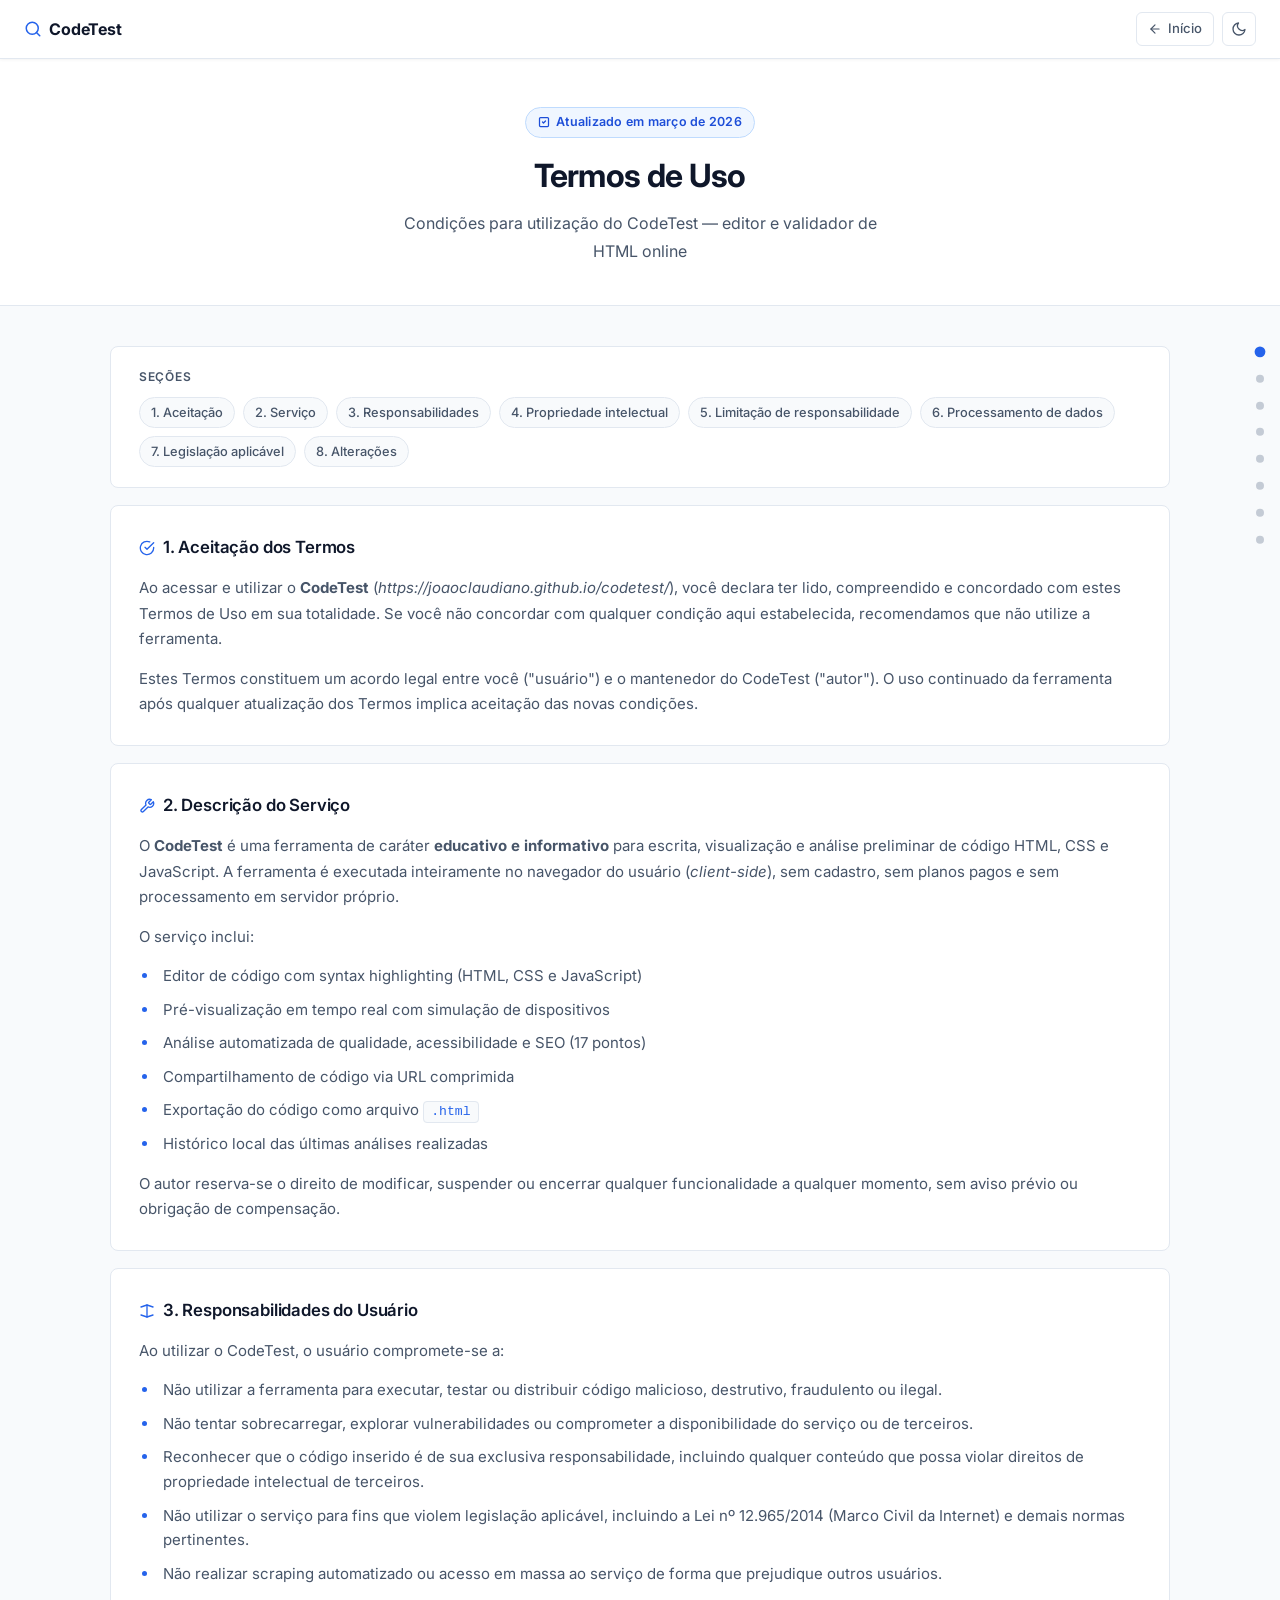
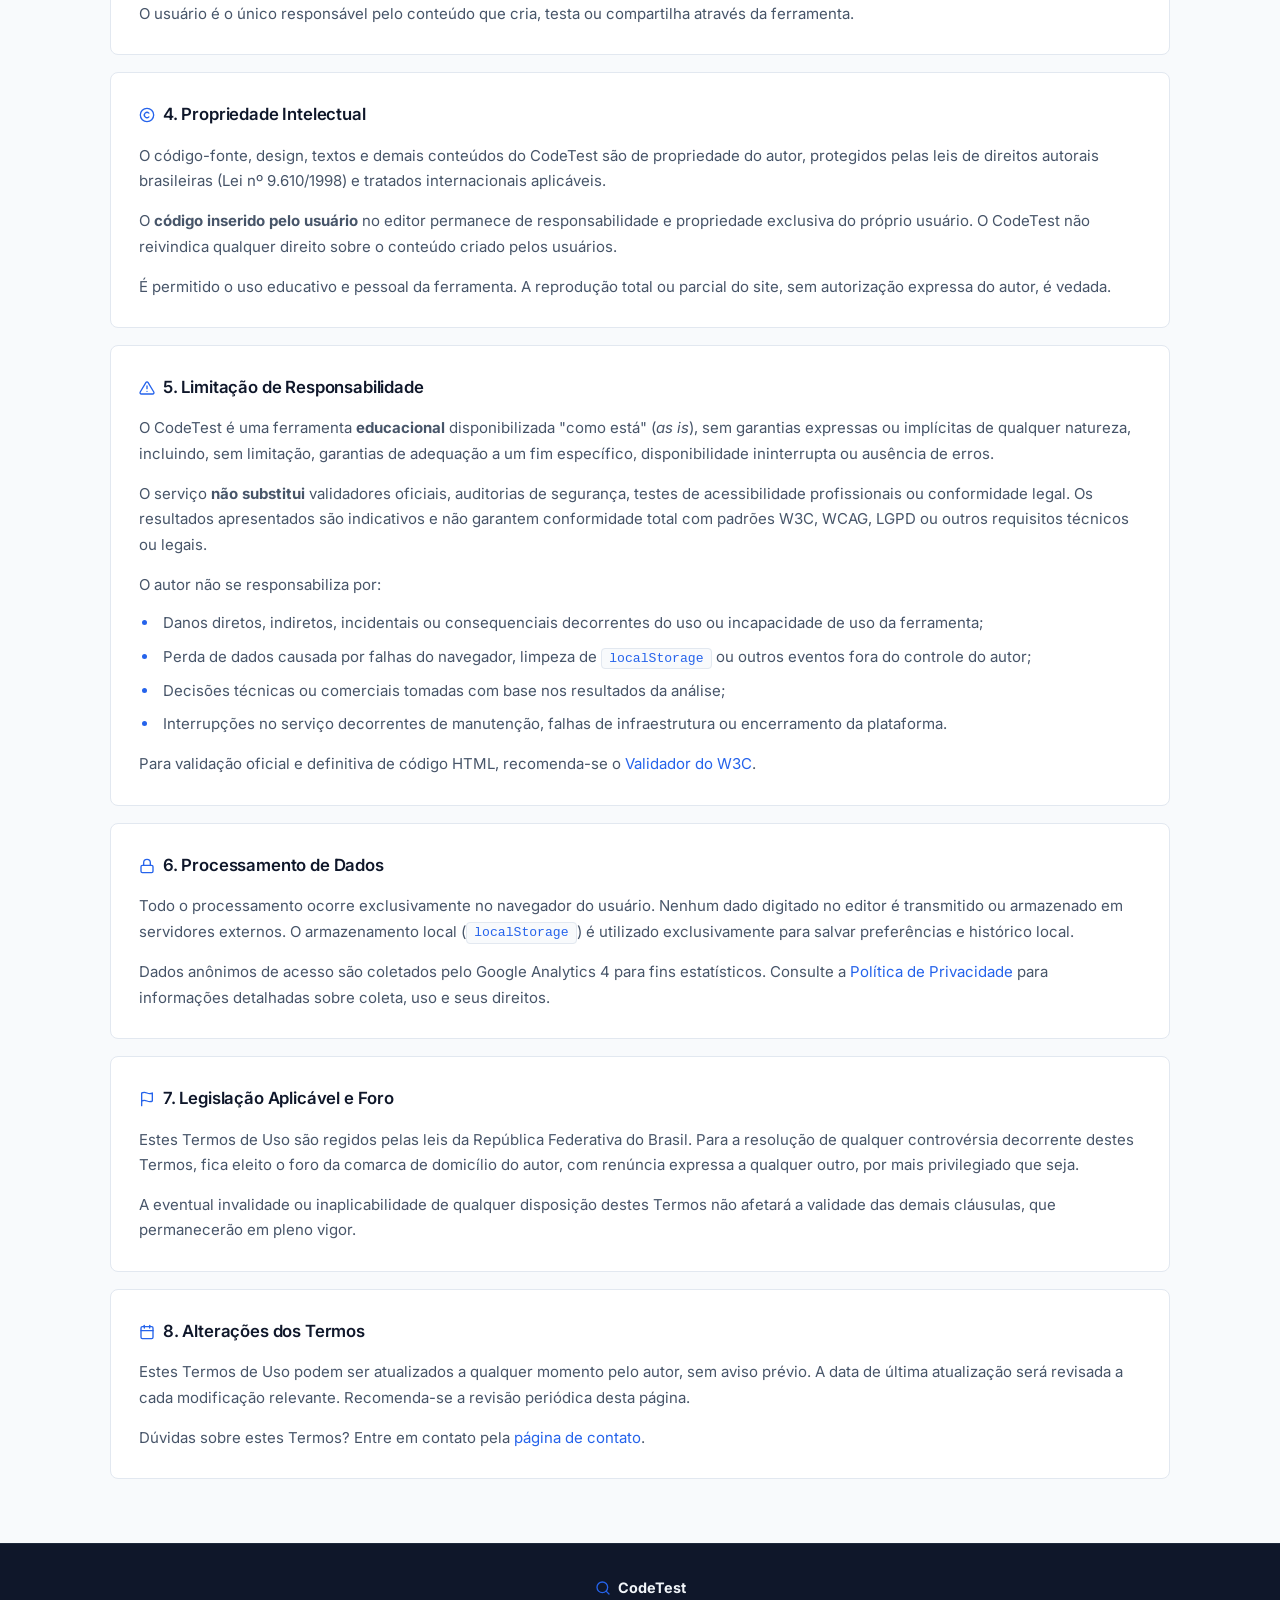
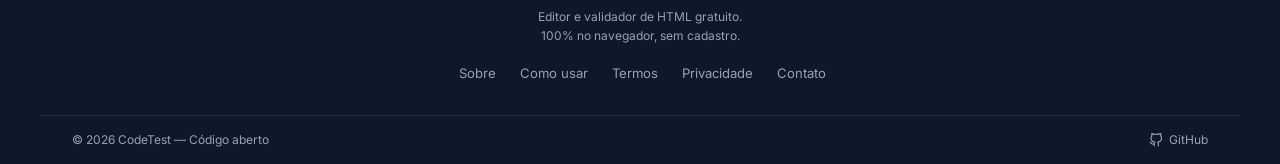
<file: termos.html>
<!DOCTYPE html>
<html lang="pt-BR">
<head>
    <!-- Dark mode FOUC fix -->
    <script>
        (function () {
            var s = localStorage.getItem('theme');
            var p = window.matchMedia && window.matchMedia('(prefers-color-scheme: dark)').matches;
            if (s === 'dark' || (!s && p)) document.documentElement.classList.add('dark');
        }());
    </script>

    <meta charset="UTF-8">
    <meta name="viewport" content="width=device-width, initial-scale=1.0">
    <meta name="color-scheme" content="light dark">

    <title>Termos de Uso | CodeTest</title>
    <meta name="description" content="Termos de uso do CodeTest. Saiba como a ferramenta funciona, suas limitações e responsabilidades do usuário.">
    <meta name="robots" content="index, follow">

    <link rel="canonical" href="https://joaoclaudiano.github.io/codetest/termos.html">
    <meta property="og:title" content="Termos de Uso — CodeTest">
    <meta property="og:description" content="Condições para utilização do CodeTest, editor e validador de HTML gratuito.">
    <meta property="og:url" content="https://joaoclaudiano.github.io/codetest/termos.html">
    <meta property="og:image" content="https://joaoclaudiano.github.io/codetest/favicon.png">
    <meta property="og:type" content="website">

    <link rel="icon" href="favicon.svg" type="image/svg+xml">
    <link rel="alternate icon" href="favicon.png">

    <!-- Google Analytics 4 -->
    <script async src="https://www.googletagmanager.com/gtag/js?id=G-RYCB08HG48"></script>
    <script>
        window.dataLayer = window.dataLayer || [];
        function gtag() { dataLayer.push(arguments); }
        gtag('js', new Date());
        gtag('config', 'G-RYCB08HG48', { transport_type: 'beacon' });
    </script>
    <meta name="google-site-verification" content="google8df277a1c3c466cf">

    <!-- Fonts -->
    <link rel="preconnect" href="https://fonts.googleapis.com">
    <link rel="preconnect" href="https://fonts.gstatic.com" crossorigin>
    <link rel="preload" href="https://fonts.googleapis.com/css2?family=Inter:wght@400;500;600;700&display=swap" as="style" onload="this.onload=null;this.rel='stylesheet'">
    <noscript><link rel="stylesheet" href="https://fonts.googleapis.com/css2?family=Inter:wght@400;500;600;700&display=swap"></noscript>

    <!-- Shared CSS -->
    <link rel="stylesheet" href="css/pages.css">
</head>
<body>

<header class="site-header">
    <a href="/codetest/" class="site-header-brand" aria-label="CodeTest — página inicial">
        <svg width="18" height="18" viewBox="0 0 24 24" fill="none" stroke="currentColor" stroke-width="2" stroke-linecap="round" stroke-linejoin="round" aria-hidden="true"><circle cx="11" cy="11" r="8"/><path d="m21 21-4.35-4.35"/></svg>
        CodeTest
    </a>
    <div class="site-header-right">
        <a href="/codetest/" class="btn-back" aria-label="Voltar à página inicial">
            <svg width="14" height="14" viewBox="0 0 24 24" fill="none" stroke="currentColor" stroke-width="2" stroke-linecap="round" stroke-linejoin="round" aria-hidden="true"><path d="M19 12H5"/><polyline points="12 19 5 12 12 5"/></svg>
            Início
        </a>
        <button id="darkToggle" class="btn-icon" aria-label="Ativar modo escuro" title="Alternar tema"></button>
    </div>
</header>

<div class="page-hero">
    <span class="page-badge">
        <svg width="12" height="12" viewBox="0 0 24 24" fill="none" stroke="currentColor" stroke-width="2.5" stroke-linecap="round" stroke-linejoin="round" aria-hidden="true"><rect x="3" y="3" width="18" height="18" rx="2"/><path d="M9 12l2 2 4-4"/></svg>
        Atualizado em março de 2026
    </span>
    <h1>Termos de Uso</h1>
    <p>Condições para utilização do CodeTest — editor e validador de HTML online</p>
</div>

<div class="container">
    <main class="page-content" id="main">

        <!-- Table of contents -->
        <nav class="toc-nav" aria-label="Índice dos termos">
            <span class="toc-nav-label">Seções</span>
            <a href="#aceitacao">1. Aceitação</a>
            <a href="#servico">2. Serviço</a>
            <a href="#responsabilidades">3. Responsabilidades</a>
            <a href="#propriedade">4. Propriedade intelectual</a>
            <a href="#limitacao">5. Limitação de responsabilidade</a>
            <a href="#dados">6. Processamento de dados</a>
            <a href="#legislacao">7. Legislação aplicável</a>
            <a href="#alteracoes">8. Alterações</a>
        </nav>

        <section id="aceitacao">
            <div class="section-icon-heading">
                <svg class="icon" width="16" height="16" viewBox="0 0 24 24" fill="none" stroke="currentColor" stroke-width="2" stroke-linecap="round" stroke-linejoin="round" aria-hidden="true"><path d="M22 11.08V12a10 10 0 1 1-5.93-9.14"/><polyline points="22 4 12 14.01 9 11.01"/></svg>
                <h2>1. Aceitação dos Termos</h2>
            </div>
            <p>Ao acessar e utilizar o <strong>CodeTest</strong> (<em>https://joaoclaudiano.github.io/codetest/</em>), você declara ter lido, compreendido e concordado com estes Termos de Uso em sua totalidade. Se você não concordar com qualquer condição aqui estabelecida, recomendamos que não utilize a ferramenta.</p>
            <p>Estes Termos constituem um acordo legal entre você ("usuário") e o mantenedor do CodeTest ("autor"). O uso continuado da ferramenta após qualquer atualização dos Termos implica aceitação das novas condições.</p>
        </section>

        <section id="servico">
            <div class="section-icon-heading">
                <svg class="icon" width="16" height="16" viewBox="0 0 24 24" fill="none" stroke="currentColor" stroke-width="2" stroke-linecap="round" stroke-linejoin="round" aria-hidden="true"><path d="M14.7 6.3a1 1 0 0 0 0 1.4l1.6 1.6a1 1 0 0 0 1.4 0l3.77-3.77a6 6 0 0 1-7.94 7.94l-6.91 6.91a2.12 2.12 0 0 1-3-3l6.91-6.91a6 6 0 0 1 7.94-7.94l-3.76 3.76z"/></svg>
                <h2>2. Descrição do Serviço</h2>
            </div>
            <p>O <strong>CodeTest</strong> é uma ferramenta de caráter <strong>educativo e informativo</strong> para escrita, visualização e análise preliminar de código HTML, CSS e JavaScript. A ferramenta é executada inteiramente no navegador do usuário (<em>client-side</em>), sem cadastro, sem planos pagos e sem processamento em servidor próprio.</p>
            <p>O serviço inclui:</p>
            <ul>
                <li>Editor de código com syntax highlighting (HTML, CSS e JavaScript)</li>
                <li>Pré-visualização em tempo real com simulação de dispositivos</li>
                <li>Análise automatizada de qualidade, acessibilidade e SEO (17 pontos)</li>
                <li>Compartilhamento de código via URL comprimida</li>
                <li>Exportação do código como arquivo <code>.html</code></li>
                <li>Histórico local das últimas análises realizadas</li>
            </ul>
            <p>O autor reserva-se o direito de modificar, suspender ou encerrar qualquer funcionalidade a qualquer momento, sem aviso prévio ou obrigação de compensação.</p>
        </section>

        <section id="responsabilidades">
            <div class="section-icon-heading">
                <svg class="icon" width="16" height="16" viewBox="0 0 24 24" fill="none" stroke="currentColor" stroke-width="2" stroke-linecap="round" stroke-linejoin="round" aria-hidden="true"><line x1="12" y1="3" x2="12" y2="21"/><path d="M3 6l9-3 9 3"/><path d="M3 18l9 3 9-3"/></svg>
                <h2>3. Responsabilidades do Usuário</h2>
            </div>
            <p>Ao utilizar o CodeTest, o usuário compromete-se a:</p>
            <ul>
                <li>Não utilizar a ferramenta para executar, testar ou distribuir código malicioso, destrutivo, fraudulento ou ilegal.</li>
                <li>Não tentar sobrecarregar, explorar vulnerabilidades ou comprometer a disponibilidade do serviço ou de terceiros.</li>
                <li>Reconhecer que o código inserido é de sua exclusiva responsabilidade, incluindo qualquer conteúdo que possa violar direitos de propriedade intelectual de terceiros.</li>
                <li>Não utilizar o serviço para fins que violem legislação aplicável, incluindo a Lei nº 12.965/2014 (Marco Civil da Internet) e demais normas pertinentes.</li>
                <li>Não realizar scraping automatizado ou acesso em massa ao serviço de forma que prejudique outros usuários.</li>
            </ul>
            <p>O usuário é o único responsável pelo conteúdo que cria, testa ou compartilha através da ferramenta.</p>
        </section>

        <section id="propriedade">
            <div class="section-icon-heading">
                <svg class="icon" width="16" height="16" viewBox="0 0 24 24" fill="none" stroke="currentColor" stroke-width="2" stroke-linecap="round" stroke-linejoin="round" aria-hidden="true"><circle cx="12" cy="12" r="10"/><path d="M14.83 14.83a4 4 0 1 1 0-5.66"/></svg>
                <h2>4. Propriedade Intelectual</h2>
            </div>
            <p>O código-fonte, design, textos e demais conteúdos do CodeTest são de propriedade do autor, protegidos pelas leis de direitos autorais brasileiras (Lei nº 9.610/1998) e tratados internacionais aplicáveis.</p>
            <p>O <strong>código inserido pelo usuário</strong> no editor permanece de responsabilidade e propriedade exclusiva do próprio usuário. O CodeTest não reivindica qualquer direito sobre o conteúdo criado pelos usuários.</p>
            <p>É permitido o uso educativo e pessoal da ferramenta. A reprodução total ou parcial do site, sem autorização expressa do autor, é vedada.</p>
        </section>

        <section id="limitacao">
            <div class="section-icon-heading">
                <svg class="icon" width="16" height="16" viewBox="0 0 24 24" fill="none" stroke="currentColor" stroke-width="2" stroke-linecap="round" stroke-linejoin="round" aria-hidden="true"><path d="M10.29 3.86L1.82 18a2 2 0 0 0 1.71 3h16.94a2 2 0 0 0 1.71-3L13.71 3.86a2 2 0 0 0-3.42 0z"/><line x1="12" y1="9" x2="12" y2="13"/><line x1="12" y1="17" x2="12.01" y2="17"/></svg>
                <h2>5. Limitação de Responsabilidade</h2>
            </div>
            <p>O CodeTest é uma ferramenta <strong>educacional</strong> disponibilizada "como está" (<em>as is</em>), sem garantias expressas ou implícitas de qualquer natureza, incluindo, sem limitação, garantias de adequação a um fim específico, disponibilidade ininterrupta ou ausência de erros.</p>
            <p>O serviço <strong>não substitui</strong> validadores oficiais, auditorias de segurança, testes de acessibilidade profissionais ou conformidade legal. Os resultados apresentados são indicativos e não garantem conformidade total com padrões W3C, WCAG, LGPD ou outros requisitos técnicos ou legais.</p>
            <p>O autor não se responsabiliza por:</p>
            <ul>
                <li>Danos diretos, indiretos, incidentais ou consequenciais decorrentes do uso ou incapacidade de uso da ferramenta;</li>
                <li>Perda de dados causada por falhas do navegador, limpeza de <code>localStorage</code> ou outros eventos fora do controle do autor;</li>
                <li>Decisões técnicas ou comerciais tomadas com base nos resultados da análise;</li>
                <li>Interrupções no serviço decorrentes de manutenção, falhas de infraestrutura ou encerramento da plataforma.</li>
            </ul>
            <p>Para validação oficial e definitiva de código HTML, recomenda-se o <a href="https://validator.w3.org/" target="_blank" rel="noopener noreferrer">Validador do W3C</a>.</p>
        </section>

        <section id="dados">
            <div class="section-icon-heading">
                <svg class="icon" width="16" height="16" viewBox="0 0 24 24" fill="none" stroke="currentColor" stroke-width="2" stroke-linecap="round" stroke-linejoin="round" aria-hidden="true"><rect x="3" y="11" width="18" height="11" rx="2" ry="2"/><path d="M7 11V7a5 5 0 0 1 10 0v4"/></svg>
                <h2>6. Processamento de Dados</h2>
            </div>
            <p>Todo o processamento ocorre exclusivamente no navegador do usuário. Nenhum dado digitado no editor é transmitido ou armazenado em servidores externos. O armazenamento local (<code>localStorage</code>) é utilizado exclusivamente para salvar preferências e histórico local.</p>
            <p>Dados anônimos de acesso são coletados pelo Google Analytics 4 para fins estatísticos. Consulte a <a href="privacidade.html">Política de Privacidade</a> para informações detalhadas sobre coleta, uso e seus direitos.</p>
        </section>

        <section id="legislacao">
            <div class="section-icon-heading">
                <svg class="icon" width="16" height="16" viewBox="0 0 24 24" fill="none" stroke="currentColor" stroke-width="2" stroke-linecap="round" stroke-linejoin="round" aria-hidden="true"><path d="M4 15s1-1 4-1 5 2 8 2 4-1 4-1V3s-1 1-4 1-5-2-8-2-4 1-4 1z"/><line x1="4" y1="22" x2="4" y2="15"/></svg>
                <h2>7. Legislação Aplicável e Foro</h2>
            </div>
            <p>Estes Termos de Uso são regidos pelas leis da República Federativa do Brasil. Para a resolução de qualquer controvérsia decorrente destes Termos, fica eleito o foro da comarca de domicílio do autor, com renúncia expressa a qualquer outro, por mais privilegiado que seja.</p>
            <p>A eventual invalidade ou inaplicabilidade de qualquer disposição destes Termos não afetará a validade das demais cláusulas, que permanecerão em pleno vigor.</p>
        </section>

        <section id="alteracoes">
            <div class="section-icon-heading">
                <svg class="icon" width="16" height="16" viewBox="0 0 24 24" fill="none" stroke="currentColor" stroke-width="2" stroke-linecap="round" stroke-linejoin="round" aria-hidden="true"><rect x="3" y="4" width="18" height="18" rx="2" ry="2"/><line x1="16" y1="2" x2="16" y2="6"/><line x1="8" y1="2" x2="8" y2="6"/><line x1="3" y1="10" x2="21" y2="10"/></svg>
                <h2>8. Alterações dos Termos</h2>
            </div>
            <p>Estes Termos de Uso podem ser atualizados a qualquer momento pelo autor, sem aviso prévio. A data de última atualização será revisada a cada modificação relevante. Recomenda-se a revisão periódica desta página.</p>
            <p>Dúvidas sobre estes Termos? Entre em contato pela <a href="contato.html">página de contato</a>.</p>
        </section>

    </main>
</div>

<footer class="page-footer">
    <div class="page-footer-inner">
        <div class="page-footer-brand">
            <a href="/codetest/" class="page-footer-logo">
                <svg width="16" height="16" viewBox="0 0 24 24" fill="none" stroke="currentColor" stroke-width="2" stroke-linecap="round" stroke-linejoin="round" aria-hidden="true"><circle cx="11" cy="11" r="8"/><path d="m21 21-4.35-4.35"/></svg>
                CodeTest
            </a>
            <p class="page-footer-tagline">Editor e validador de HTML gratuito.<br>100% no navegador, sem cadastro.</p>
        </div>
        <nav aria-label="Links do rodapé">
            <ul class="page-footer-links">
                <li><a href="sobre.html">Sobre</a></li>
                <li><a href="como-usar.html">Como usar</a></li>
                <li><a href="termos.html">Termos</a></li>
                <li><a href="privacidade.html">Privacidade</a></li>
                <li><a href="contato.html">Contato</a></li>
            </ul>
        </nav>
    </div>
    <div class="page-footer-bottom">
        <span class="page-footer-copy">© <span id="footer-year">2026</span> CodeTest — Código aberto</span>
        <a href="https://github.com/JoaoClaudiano/codetest" target="_blank" rel="noopener noreferrer" class="page-footer-github" aria-label="Repositório no GitHub">
            <svg width="14" height="14" viewBox="0 0 24 24" fill="none" stroke="currentColor" stroke-width="2" stroke-linecap="round" stroke-linejoin="round" aria-hidden="true"><path d="M9 19c-5 1.5-5-2.5-7-3m14 6v-3.87a3.37 3.37 0 0 0-.94-2.61c3.14-.35 6.44-1.54 6.44-7A5.44 5.44 0 0 0 20 4.77 5.07 5.07 0 0 0 19.91 1S18.73.65 16 2.48a13.38 13.38 0 0 0-7 0C6.27.65 5.09 1 5.09 1A5.07 5.07 0 0 0 5 4.77a5.44 5.44 0 0 0-1.5 3.78c0 5.42 3.3 6.61 6.44 7A3.37 3.37 0 0 0 9 18.13V22"/></svg>
            GitHub
        </a>
    </div>
</footer>

<button id="topBtn" aria-label="Voltar ao topo" title="Voltar ao topo">
    <svg width="16" height="16" viewBox="0 0 24 24" fill="none" stroke="currentColor" stroke-width="2" stroke-linecap="round" stroke-linejoin="round" aria-hidden="true"><line x1="12" y1="19" x2="12" y2="5"/><polyline points="5 12 12 5 19 12"/></svg>
</button>

<script defer src="js/common.js"></script>
</body>
</html>
</file>
<file: css/pages.css>
/*
 * pages.css — Estilos compartilhados para páginas secundárias
 * (sobre.html, termos.html, privacidade.html, como-usar.html)
 */

/* ─── Variáveis e color-scheme ────────────────────────────────────────────── */
:root {
    color-scheme: light dark;
    --primary: #2563eb;
    --primary-dark: #1d4ed8;
    --border-radius: 8px;
    --bg: #f8fafc;
    --surface: #ffffff;
    --text: #0f172a;
    --text-muted: #475569;
    --border: #e2e8f0;
    --shadow: 0 1px 3px rgba(0,0,0,0.07);
}

html.dark,
html.dark body,
body.dark {
    --bg: #0f172a;
    --surface: #1e293b;
    --text: #f1f5f9;
    --text-muted: #94a3b8;
    --border: #334155;
    --shadow: 0 1px 3px rgba(0,0,0,0.4);
}

/* ─── Reset ────────────────────────────────────────────────────────────────── */
*, *::before, *::after {
    margin: 0;
    padding: 0;
    box-sizing: border-box;
}

/* ─── Base ─────────────────────────────────────────────────────────────────── */
body {
    font-family: 'Inter', -apple-system, BlinkMacSystemFont, 'Segoe UI', Roboto, sans-serif;
    line-height: 1.65;
    color: var(--text);
    background-color: var(--bg);
    min-height: 100vh;
    display: flex;
    flex-direction: column;
    transition: background-color 0.3s, color 0.3s;
    font-size: 0.9375rem;
}

a {
    color: var(--primary);
    text-decoration: none;
    transition: color 0.15s;
}
a:hover { color: var(--primary-dark); text-decoration: underline; }
a:focus-visible {
    outline: 3px solid var(--primary);
    outline-offset: 2px;
    border-radius: 2px;
}

/* ─── Site Header ──────────────────────────────────────────────────────────── */
.site-header {
    background: var(--surface);
    border-bottom: 1px solid var(--border);
    padding: 0.75rem 1.5rem;
    display: flex;
    align-items: center;
    justify-content: space-between;
    position: sticky;
    top: 0;
    z-index: 100;
    box-shadow: 0 1px 3px rgba(0,0,0,0.05);
}

.site-header-brand {
    font-size: 1rem;
    font-weight: 700;
    color: var(--text);
    text-decoration: none;
    display: flex;
    align-items: center;
    gap: 7px;
    letter-spacing: -0.01em;
}
.site-header-brand svg { color: var(--primary); }
.site-header-brand:hover { color: var(--primary); text-decoration: none; }

.site-header-right {
    display: flex;
    align-items: center;
    gap: 8px;
}

.btn-back {
    display: inline-flex;
    align-items: center;
    gap: 6px;
    font-size: 0.82rem;
    font-weight: 500;
    color: var(--text-muted);
    background: transparent;
    border: 1px solid var(--border);
    border-radius: 6px;
    padding: 5px 11px;
    text-decoration: none;
    transition: all 0.15s;
    cursor: pointer;
}
.btn-back:hover { color: var(--text); background: var(--bg); text-decoration: none; }

.btn-icon {
    background: transparent;
    border: 1px solid var(--border);
    color: var(--text-muted);
    width: 34px;
    height: 34px;
    border-radius: 6px;
    cursor: pointer;
    display: inline-flex;
    align-items: center;
    justify-content: center;
    transition: all 0.15s;
}
.btn-icon:hover { color: var(--text); background: var(--bg); }
.btn-icon:focus-visible { outline: 3px solid var(--primary); outline-offset: 2px; }

/* ─── Page hero ─────────────────────────────────────────────────────────────── */
.page-hero {
    padding: 3rem 1.5rem 2.5rem;
    text-align: center;
    border-bottom: 1px solid var(--border);
    background: var(--surface);
}

.page-hero h1 {
    font-size: 2rem;
    font-weight: 700;
    letter-spacing: -0.02em;
    margin-bottom: 0.5rem;
    color: var(--text);
}

.page-hero p {
    font-size: 1rem;
    color: var(--text-muted);
    max-width: 520px;
    margin: 0 auto;
}

/* ─── Container ────────────────────────────────────────────────────────────── */
.container {
    max-width: 1100px;
    margin: 0 auto;
    padding: 0 1.25rem;
    flex-grow: 1;
}

.page-content {
    padding: 2.5rem 0 3rem;
    display: flex;
    flex-direction: column;
    gap: 1px;
}

/* ─── Sections ─────────────────────────────────────────────────────────────── */
section {
    background: var(--surface);
    padding: 1.75rem;
    border: 1px solid var(--border);
    border-radius: var(--border-radius);
    margin-bottom: 1rem;
}

h2 {
    font-size: 1.05rem;
    color: var(--text);
    margin-bottom: 0.85rem;
    font-weight: 600;
    letter-spacing: -0.01em;
}

p {
    margin-bottom: 0.9rem;
    color: var(--text-muted);
    line-height: 1.7;
}
p:last-child { margin-bottom: 0; }

ul {
    padding-left: 1.25rem;
    margin-bottom: 0.9rem;
}
li {
    margin-bottom: 0.55rem;
    color: var(--text-muted);
    padding-left: 0.25rem;
}
li::marker { color: var(--primary); }

code {
    background-color: var(--bg);
    padding: 0.15rem 0.45rem;
    border-radius: 4px;
    font-family: 'Consolas', 'Monaco', 'Courier New', monospace;
    color: var(--primary);
    font-size: 0.875em;
    border: 1px solid var(--border);
}

/* ─── Footer ───────────────────────────────────────────────────────────────── */
footer.page-footer {
    background: #0f172a;
    color: #94a3b8;
    margin-top: auto;
    border-top: 1px solid #1e293b;
}
html.dark footer.page-footer,
body.dark footer.page-footer { background: #020617; }

.page-footer-inner {
    max-width: 1200px;
    margin: 0 auto;
    display: flex;
    flex-direction: column;
    align-items: center;
    gap: 1rem;
    padding: 2rem 2rem 1.25rem;
    text-align: center;
}

.page-footer-brand {
    display: flex;
    flex-direction: column;
    align-items: center;
    gap: 0.5rem;
}

.page-footer-logo {
    display: inline-flex;
    align-items: center;
    gap: 7px;
    font-size: 0.9rem;
    font-weight: 700;
    color: #f1f5f9;
    text-decoration: none;
    transition: color 0.15s;
}
.page-footer-logo svg { color: #2563eb; }
.page-footer-logo:hover { color: #93c5fd; text-decoration: none; }

.page-footer-tagline {
    font-size: 0.75rem;
    color: #94a3b8;
    line-height: 1.55;
    max-width: 280px;
    margin: 0;
    text-align: center;
}

.page-footer-links {
    display: flex;
    flex-direction: row;
    flex-wrap: wrap;
    gap: 6px 20px;
    list-style: none;
    padding: 0;
    margin: 0;
    align-items: center;
    justify-content: center;
}
.page-footer-links a {
    font-size: 0.82rem;
    color: #94a3b8;
    text-decoration: none;
    transition: color 0.15s;
    white-space: nowrap;
}
.page-footer-links a:hover { color: #f1f5f9; }

.page-footer-bottom {
    max-width: 1200px;
    margin: 0 auto;
    padding: 0.9rem 2rem;
    border-top: 1px solid #1e293b;
    display: flex;
    align-items: center;
    justify-content: space-between;
    flex-wrap: wrap;
    gap: 10px;
}

.page-footer-copy {
    font-size: 0.75rem;
    color: #94a3b8;
}

.page-footer-github {
    display: inline-flex;
    align-items: center;
    gap: 6px;
    font-size: 0.75rem;
    color: #94a3b8;
    text-decoration: none;
    transition: color 0.15s;
}
.page-footer-github:hover { color: #f1f5f9; text-decoration: none; }

/* ─── Scroll to top ────────────────────────────────────────────────────────── */
#topBtn {
    position: fixed;
    bottom: 24px;
    right: 24px;
    z-index: 1000;
    background: var(--primary);
    color: white;
    border: none;
    border-radius: 8px;
    cursor: pointer;
    display: none;
    width: 40px;
    height: 40px;
    align-items: center;
    justify-content: center;
    transition: all 0.2s;
    box-shadow: 0 4px 12px rgba(37, 99, 235, 0.35);
}
#topBtn:hover { background: var(--primary-dark); transform: translateY(-2px); }
#topBtn:focus-visible { outline: 3px solid var(--primary); outline-offset: 3px; }

/* ─── Responsive ───────────────────────────────────────────────────────────── */
@media (max-width: 640px) {
    .page-hero { padding: 2.5rem 1rem 2rem; }
    .page-hero h1 { font-size: 1.6rem; }
    .site-header { padding: 0.65rem 1rem; }
    section { padding: 1.25rem; }
}


/* ─── Page badge ────────────────────────────────────────────────────────────── */
.page-badge {
    display: inline-flex;
    align-items: center;
    gap: 6px;
    background: #eff6ff;
    color: #1d4ed8;
    border: 1px solid #bfdbfe;
    border-radius: 20px;
    padding: 4px 12px;
    font-size: 0.78rem;
    font-weight: 600;
    letter-spacing: 0.02em;
    margin-bottom: 0.75rem;
}
html.dark .page-badge {
    background: rgba(37,99,235,0.15);
    color: #93c5fd;
    border-color: rgba(37,99,235,0.3);
}

/* ─── Stats bar ─────────────────────────────────────────────────────────────── */
.stats-bar {
    display: flex;
    flex-wrap: wrap;
    gap: 12px;
    padding: 1.5rem 1.75rem;
    background: var(--surface);
    border: 1px solid var(--border);
    border-radius: var(--border-radius);
    margin-bottom: 1rem;
    justify-content: space-around;
}

.stat-item {
    display: flex;
    flex-direction: column;
    align-items: center;
    gap: 4px;
    text-align: center;
    min-width: 100px;
    flex: 1;
}

.stat-item-icon {
    color: var(--text-muted);
    flex-shrink: 0;
}

.stat-item-value {
    font-size: 1rem;
    font-weight: 700;
    color: var(--primary);
    letter-spacing: -0.01em;
}

.stat-item-label {
    font-size: 0.75rem;
    color: var(--text-muted);
    font-weight: 500;
}

/* ─── Feature cards grid ────────────────────────────────────────────────────── */
.features-grid {
    display: grid;
    grid-template-columns: 1fr 1fr;
    gap: 12px;
    margin-top: 0.25rem;
}

.feature-card {
    background: var(--bg);
    border: 1px solid var(--border);
    border-radius: 8px;
    padding: 1rem 1.1rem;
    display: flex;
    flex-direction: column;
    gap: 6px;
}

.feature-card-icon {
    color: var(--primary);
    flex-shrink: 0;
}

.feature-card-title {
    font-size: 0.875rem;
    font-weight: 600;
    color: var(--text);
}

.feature-card-desc {
    font-size: 0.8rem;
    color: var(--text-muted);
    line-height: 1.5;
    margin: 0;
}

@media (min-width: 768px) {
    .features-grid { grid-template-columns: 1fr 1fr 1fr; }
}

@media (max-width: 560px) {
    .features-grid { grid-template-columns: 1fr; }
    .stats-bar { justify-content: flex-start; }
    .stat-item { min-width: 80px; }
}

/* ─── Table of contents nav ─────────────────────────────────────────────────── */
.toc-nav {
    display: flex;
    flex-wrap: wrap;
    gap: 8px;
    padding: 1.25rem 1.75rem;
    background: var(--surface);
    border: 1px solid var(--border);
    border-radius: var(--border-radius);
    margin-bottom: 1rem;
}

.toc-nav-label {
    font-size: 0.75rem;
    font-weight: 600;
    color: var(--text-muted);
    text-transform: uppercase;
    letter-spacing: 0.06em;
    width: 100%;
    margin-bottom: 2px;
}

.toc-nav a {
    display: inline-flex;
    align-items: center;
    gap: 5px;
    font-size: 0.8rem;
    font-weight: 500;
    color: var(--text-muted);
    background: var(--bg);
    border: 1px solid var(--border);
    border-radius: 20px;
    padding: 4px 11px;
    text-decoration: none;
    transition: all 0.15s;
    white-space: nowrap;
}

.toc-nav a:hover {
    color: var(--primary);
    border-color: var(--primary);
    background: #eff6ff;
    text-decoration: none;
}
html.dark .toc-nav a:hover {
    background: rgba(37,99,235,0.1);
}

/* ─── Privacy summary card ──────────────────────────────────────────────────── */
.privacy-summary {
    display: grid;
    grid-template-columns: repeat(auto-fit, minmax(160px, 1fr));
    gap: 12px;
    padding: 1.5rem 1.75rem;
    background: linear-gradient(135deg, #f0fdf4 0%, #eff6ff 100%);
    border: 1px solid #bbf7d0;
    border-radius: var(--border-radius);
    margin-bottom: 1rem;
}
html.dark .privacy-summary {
    background: linear-gradient(135deg, rgba(16,185,129,0.08) 0%, rgba(37,99,235,0.08) 100%);
    border-color: rgba(16,185,129,0.25);
}

.privacy-summary-item {
    display: flex;
    align-items: flex-start;
    gap: 10px;
}

.privacy-summary-icon {
    color: #059669;
    flex-shrink: 0;
    margin-top: 1px;
}
html.dark .privacy-summary-icon { color: #34d399; }

.privacy-summary-text strong {
    display: block;
    font-size: 0.83rem;
    font-weight: 700;
    color: #065f46;
    margin-bottom: 2px;
}
html.dark .privacy-summary-text strong { color: #6ee7b7; }

.privacy-summary-text span {
    font-size: 0.75rem;
    color: #047857;
    line-height: 1.4;
}
html.dark .privacy-summary-text span { color: #a7f3d0; }

/* ─── FAQ accordion ─────────────────────────────────────────────────────────── */
.faq-list {
    display: flex;
    flex-direction: column;
    gap: 8px;
    list-style: none;
    padding: 0;
    margin: 0;
}

.faq-item {
    border: 1px solid var(--border);
    border-radius: 8px;
    overflow: hidden;
    background: var(--bg);
}

.faq-question {
    width: 100%;
    background: none;
    border: none;
    padding: 0.9rem 1.1rem;
    display: flex;
    align-items: center;
    justify-content: space-between;
    gap: 12px;
    cursor: pointer;
    text-align: left;
    font-size: 0.875rem;
    font-weight: 600;
    color: var(--text);
    font-family: inherit;
    transition: background 0.15s;
}

.faq-question:hover { background: var(--surface); }

.faq-chevron {
    flex-shrink: 0;
    width: 16px;
    height: 16px;
    color: var(--text-muted);
    transition: transform 0.25s;
}

.faq-item.open .faq-chevron { transform: rotate(180deg); }
.faq-item.open .faq-question { background: var(--surface); }

.faq-answer {
    display: none;
    padding: 0 1.1rem 0.9rem;
    font-size: 0.85rem;
    color: var(--text-muted);
    line-height: 1.65;
    background: var(--surface);
    border-top: 1px solid var(--border);
}
.faq-item.open .faq-answer { display: block; }

/* ─── Contact cards ─────────────────────────────────────────────────────────── */
.contact-cards {
    display: grid;
    grid-template-columns: 1fr 1fr;
    gap: 12px;
    margin-bottom: 1rem;
}

.contact-card {
    background: var(--surface);
    border: 1px solid var(--border);
    border-radius: var(--border-radius);
    padding: 1.5rem 1.75rem;
    display: flex;
    flex-direction: column;
    gap: 10px;
}

.contact-card-icon {
    color: var(--primary);
    flex-shrink: 0;
}

.contact-card-title {
    font-size: 1rem;
    font-weight: 700;
    color: var(--text);
    margin: 0;
}

.contact-card-desc {
    font-size: 0.82rem;
    color: var(--text-muted);
    line-height: 1.5;
    margin: 0;
}

.contact-card-action {
    display: inline-flex;
    align-items: center;
    gap: 6px;
    font-size: 0.83rem;
    font-weight: 600;
    word-break: break-all;
}

.btn-copy {
    display: inline-flex;
    align-items: center;
    gap: 6px;
    font-size: 0.8rem;
    font-weight: 600;
    color: var(--primary);
    background: #eff6ff;
    border: 1px solid #bfdbfe;
    border-radius: 6px;
    padding: 5px 11px;
    cursor: pointer;
    font-family: inherit;
    transition: all 0.15s;
    margin-top: 4px;
    width: fit-content;
}
.btn-copy:hover { background: #dbeafe; border-color: var(--primary); }
.btn-copy--link { text-decoration: none; }
.btn-copy--link:hover { text-decoration: none; }
html.dark .btn-copy {
    background: rgba(37,99,235,0.15);
    border-color: rgba(37,99,235,0.3);
    color: #93c5fd;
}
html.dark .btn-copy:hover { background: rgba(37,99,235,0.25); }

.contact-time-note {
    background: #fffbeb;
    border: 1px solid #fde68a;
    border-radius: 8px;
    padding: 1rem 1.25rem;
    font-size: 0.85rem;
    color: #92400e;
    display: flex;
    gap: 10px;
    align-items: flex-start;
    margin-bottom: 1rem;
}
html.dark .contact-time-note {
    background: rgba(234,179,8,0.1);
    border-color: rgba(234,179,8,0.3);
    color: #fde68a;
}

@media (max-width: 560px) {
    .contact-cards { grid-template-columns: 1fr; }
    .privacy-summary { grid-template-columns: 1fr 1fr; }
}

/* ─── Contact form ───────────────────────────────────────────────────────────── */
.cf-intro {
    font-size: 0.875rem;
    color: var(--text-muted);
    margin-bottom: 1.25rem;
}

.contact-form {
    background: var(--surface);
    border: 1px solid var(--border);
    border-radius: var(--border-radius);
    padding: 1.75rem 2rem;
    display: flex;
    flex-direction: column;
    gap: 1rem;
}

.form-row {
    display: grid;
    grid-template-columns: 1fr 1fr;
    gap: 1rem;
}

.form-group {
    display: flex;
    flex-direction: column;
    gap: 5px;
}

.form-group label {
    font-size: 0.83rem;
    font-weight: 600;
    color: var(--text);
}

.form-group .required {
    color: #ef4444;
    margin-left: 2px;
}

.form-group input,
.form-group textarea {
    font-family: inherit;
    font-size: 0.875rem;
    color: var(--text);
    background: var(--bg);
    border: 1px solid var(--border);
    border-radius: 6px;
    padding: 0.5rem 0.75rem;
    outline: none;
    transition: border-color 0.15s, box-shadow 0.15s;
    resize: vertical;
    width: 100%;
}

.form-group input::placeholder,
.form-group textarea::placeholder {
    color: var(--text-muted);
    opacity: 0.7;
}

.form-group input:focus,
.form-group textarea:focus {
    border-color: var(--primary);
    box-shadow: 0 0 0 3px rgba(37,99,235,0.15);
}

.form-group input:invalid:not(:placeholder-shown),
.form-group textarea:invalid:not(:placeholder-shown) {
    border-color: #f87171;
}

.char-count {
    font-size: 0.75rem;
    color: var(--text-muted);
    text-align: right;
    margin-top: 2px;
}
.char-count--near { color: #d97706; }
.char-count--over { color: #ef4444; font-weight: 600; }

/* honeypot — visually hidden but not display:none so bots fill it */
.cf-honey {
    position: absolute;
    left: -9999px;
    width: 1px;
    height: 1px;
    overflow: hidden;
    opacity: 0;
    pointer-events: none;
}

.cf-alert {
    font-size: 0.875rem;
    border-radius: 6px;
    padding: 0.75rem 1rem;
    line-height: 1.5;
}
.cf-alert--success {
    background: #f0fdf4;
    border: 1px solid #86efac;
    color: #166534;
}
.cf-alert--error {
    background: #fef2f2;
    border: 1px solid #fca5a5;
    color: #991b1b;
}
html.dark .cf-alert--success {
    background: rgba(22,163,74,0.12);
    border-color: rgba(22,163,74,0.35);
    color: #86efac;
}
html.dark .cf-alert--error {
    background: rgba(239,68,68,0.12);
    border-color: rgba(239,68,68,0.35);
    color: #fca5a5;
}

.cf-submit {
    display: inline-flex;
    align-items: center;
    gap: 7px;
    font-family: inherit;
    font-size: 0.875rem;
    font-weight: 600;
    color: #fff;
    background: var(--primary);
    border: none;
    border-radius: 6px;
    padding: 0.6rem 1.25rem;
    cursor: pointer;
    transition: background 0.15s, opacity 0.15s;
    width: fit-content;
}
.cf-submit:hover:not(:disabled) { background: var(--primary-dark); }
.cf-submit:disabled {
    opacity: 0.6;
    cursor: not-allowed;
}
.cf-submit:focus-visible {
    outline: 3px solid var(--primary);
    outline-offset: 2px;
}

@media (max-width: 560px) {
    .form-row { grid-template-columns: 1fr; }
    .contact-form { padding: 1.25rem 1rem; }
}

/* ─── Section icon headings ─────────────────────────────────────────────────── */
.section-icon-heading {
    display: flex;
    align-items: center;
    gap: 8px;
    margin-bottom: 0.85rem;
}
.section-icon-heading .icon {
    color: var(--primary);
    flex-shrink: 0;
}
.section-icon-heading h2 {
    margin: 0;
}

/* ─── Tech stack list ───────────────────────────────────────────────────────── */
.tech-list {
    display: flex;
    flex-wrap: wrap;
    gap: 8px;
    list-style: none;
    padding: 0;
    margin-top: 0.5rem;
}
.tech-list li {
    display: inline-flex;
    align-items: center;
    gap: 6px;
    background: var(--bg);
    border: 1px solid var(--border);
    border-radius: 20px;
    padding: 4px 12px;
    font-size: 0.78rem;
    font-weight: 600;
    color: var(--text);
    margin: 0;
}
.tech-list li::marker { content: none; }

/* ─── CTA inline block ──────────────────────────────────────────────────────── */
.cta-block {
    display: flex;
    align-items: center;
    justify-content: space-between;
    gap: 12px;
    flex-wrap: wrap;
    margin-top: 0.5rem;
}
.btn-primary {
    display: inline-flex;
    align-items: center;
    gap: 7px;
    background: var(--primary);
    color: white;
    border: none;
    border-radius: 8px;
    padding: 9px 18px;
    font-size: 0.875rem;
    font-weight: 600;
    text-decoration: none;
    cursor: pointer;
    transition: all 0.15s;
    font-family: inherit;
    white-space: nowrap;
}
.btn-primary:hover { background: var(--primary-dark); color: white; text-decoration: none; transform: translateY(-1px); }

/* ─── Tablet ────────────────────────────────────────────────────────────────── */
@media (max-width: 640px) {
    .page-footer-inner { padding: 1.75rem 1.25rem 1rem; gap: 1rem; }
    .page-footer-bottom { padding: 0.85rem 1.25rem; }
    .page-footer-links { justify-content: center; gap: 6px 16px; }
}

/* ─── Small mobile ──────────────────────────────────────────────────────────── */
@media (max-width: 480px) {
    .page-hero { padding: 1.75rem 1rem 1.5rem; }
    .page-hero h1 { font-size: 1.35rem; }
    .container { padding: 0 0.875rem; }
    .privacy-summary { grid-template-columns: 1fr; }
    .page-footer-inner { gap: 0.875rem; padding: 1.5rem 1rem 1rem; }
    .page-footer-links { justify-content: center; }
    .page-footer-bottom { flex-direction: column; align-items: flex-start; gap: 6px; padding: 0.75rem 1rem; }
    .page-footer-tagline { max-width: 100%; }
}

/* ─── Pagination dots ──────────────────────────────────────────────────────── */
.page-dots {
    position: fixed;
    right: 16px;
    top: 50%;
    transform: translateY(-50%);
    display: flex;
    flex-direction: column;
    gap: 10px;
    z-index: 500;
    list-style: none;
    padding: 0;
    margin: 0;
}

.page-dot {
    width: 8px;
    height: 8px;
    border-radius: 50%;
    background: rgba(100, 116, 139, 0.35);
    cursor: pointer;
    border: none;
    padding: 0;
    transition: all 0.2s;
    display: block;
    position: relative;
}

.page-dot:hover {
    background: rgba(37, 99, 235, 0.65);
    transform: scale(1.25);
}

.page-dot.active {
    background: var(--primary);
    transform: scale(1.35);
}

.page-dot[title]:hover::after {
    content: attr(title);
    position: absolute;
    right: calc(100% + 10px);
    top: 50%;
    transform: translateY(-50%);
    background: #1e293b;
    color: #f1f5f9;
    font-size: 0.7rem;
    font-family: 'Inter', sans-serif;
    white-space: nowrap;
    padding: 3px 8px;
    border-radius: 4px;
    pointer-events: none;
}

html.dark .page-dot[title]:hover::after,
body.dark .page-dot[title]:hover::after {
    background: #334155;
}

@media (max-width: 640px) {
    .page-dots { display: none; }
}
</file>
